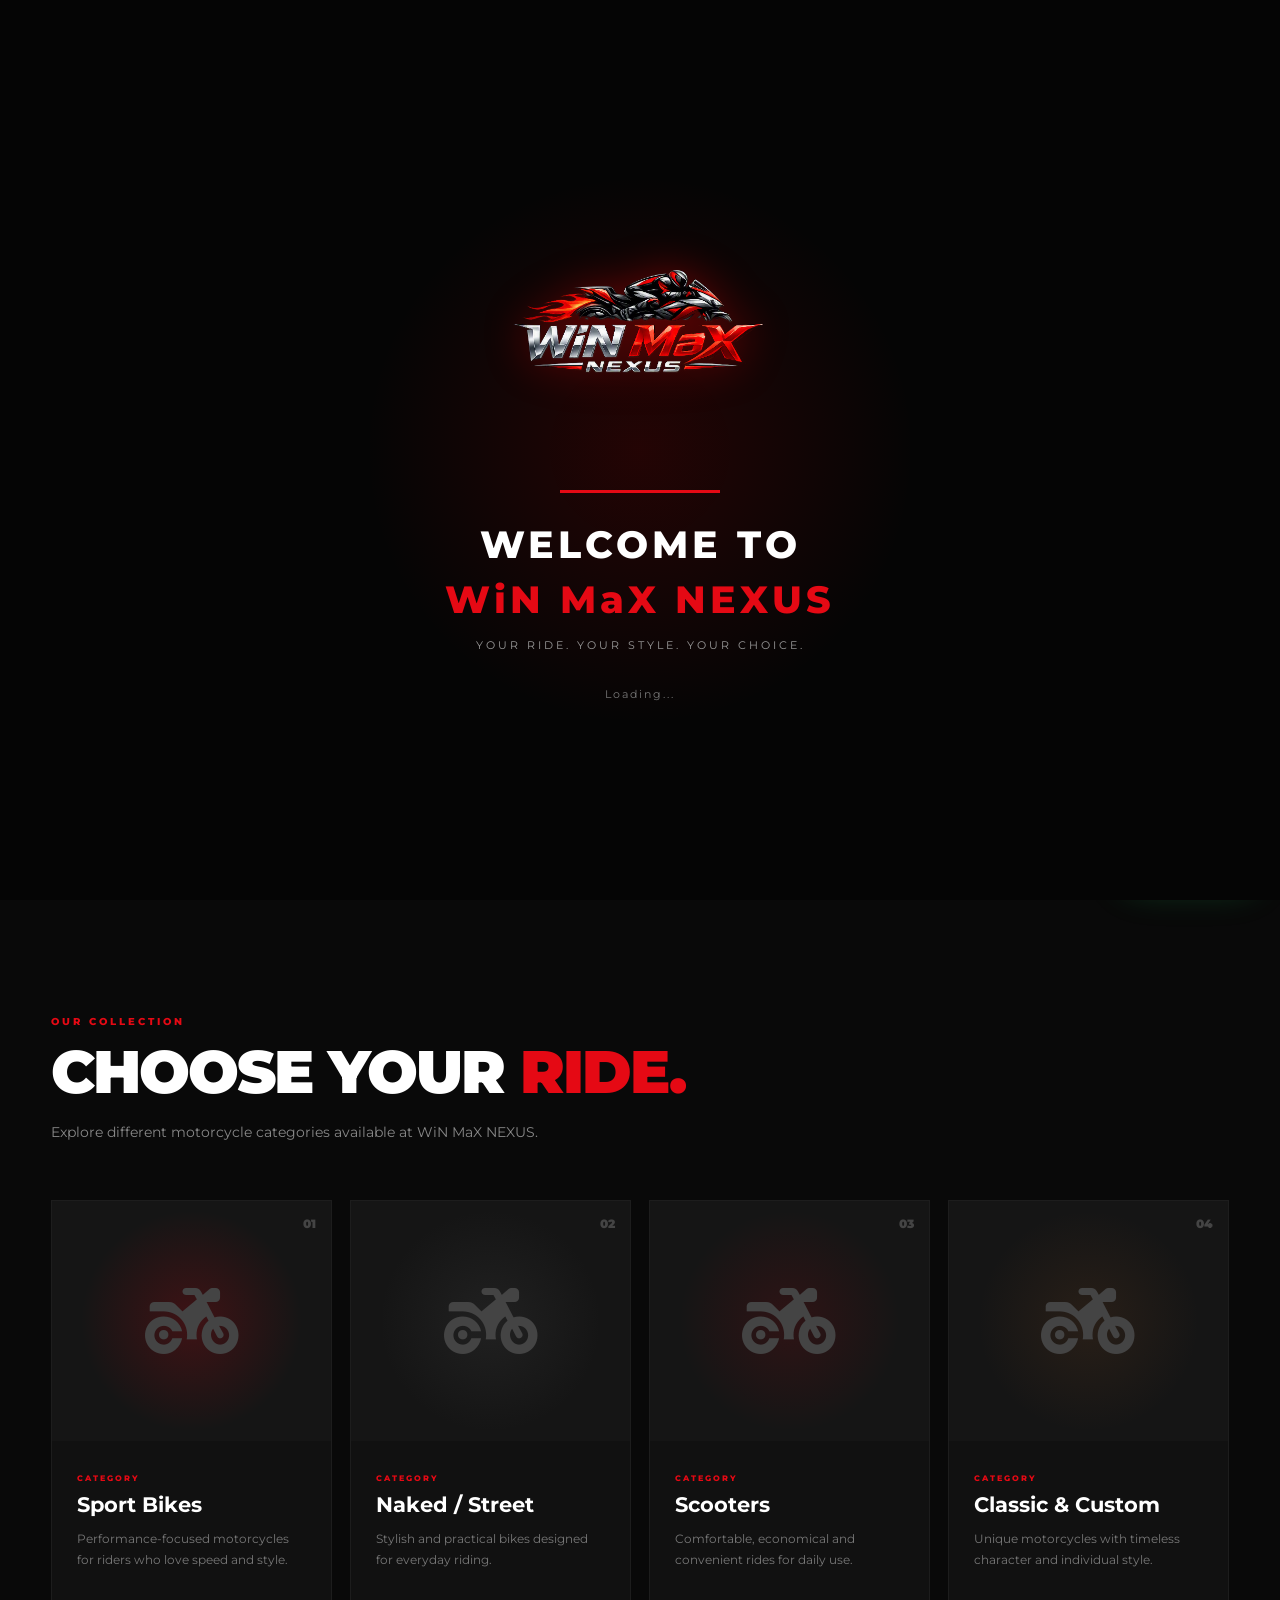
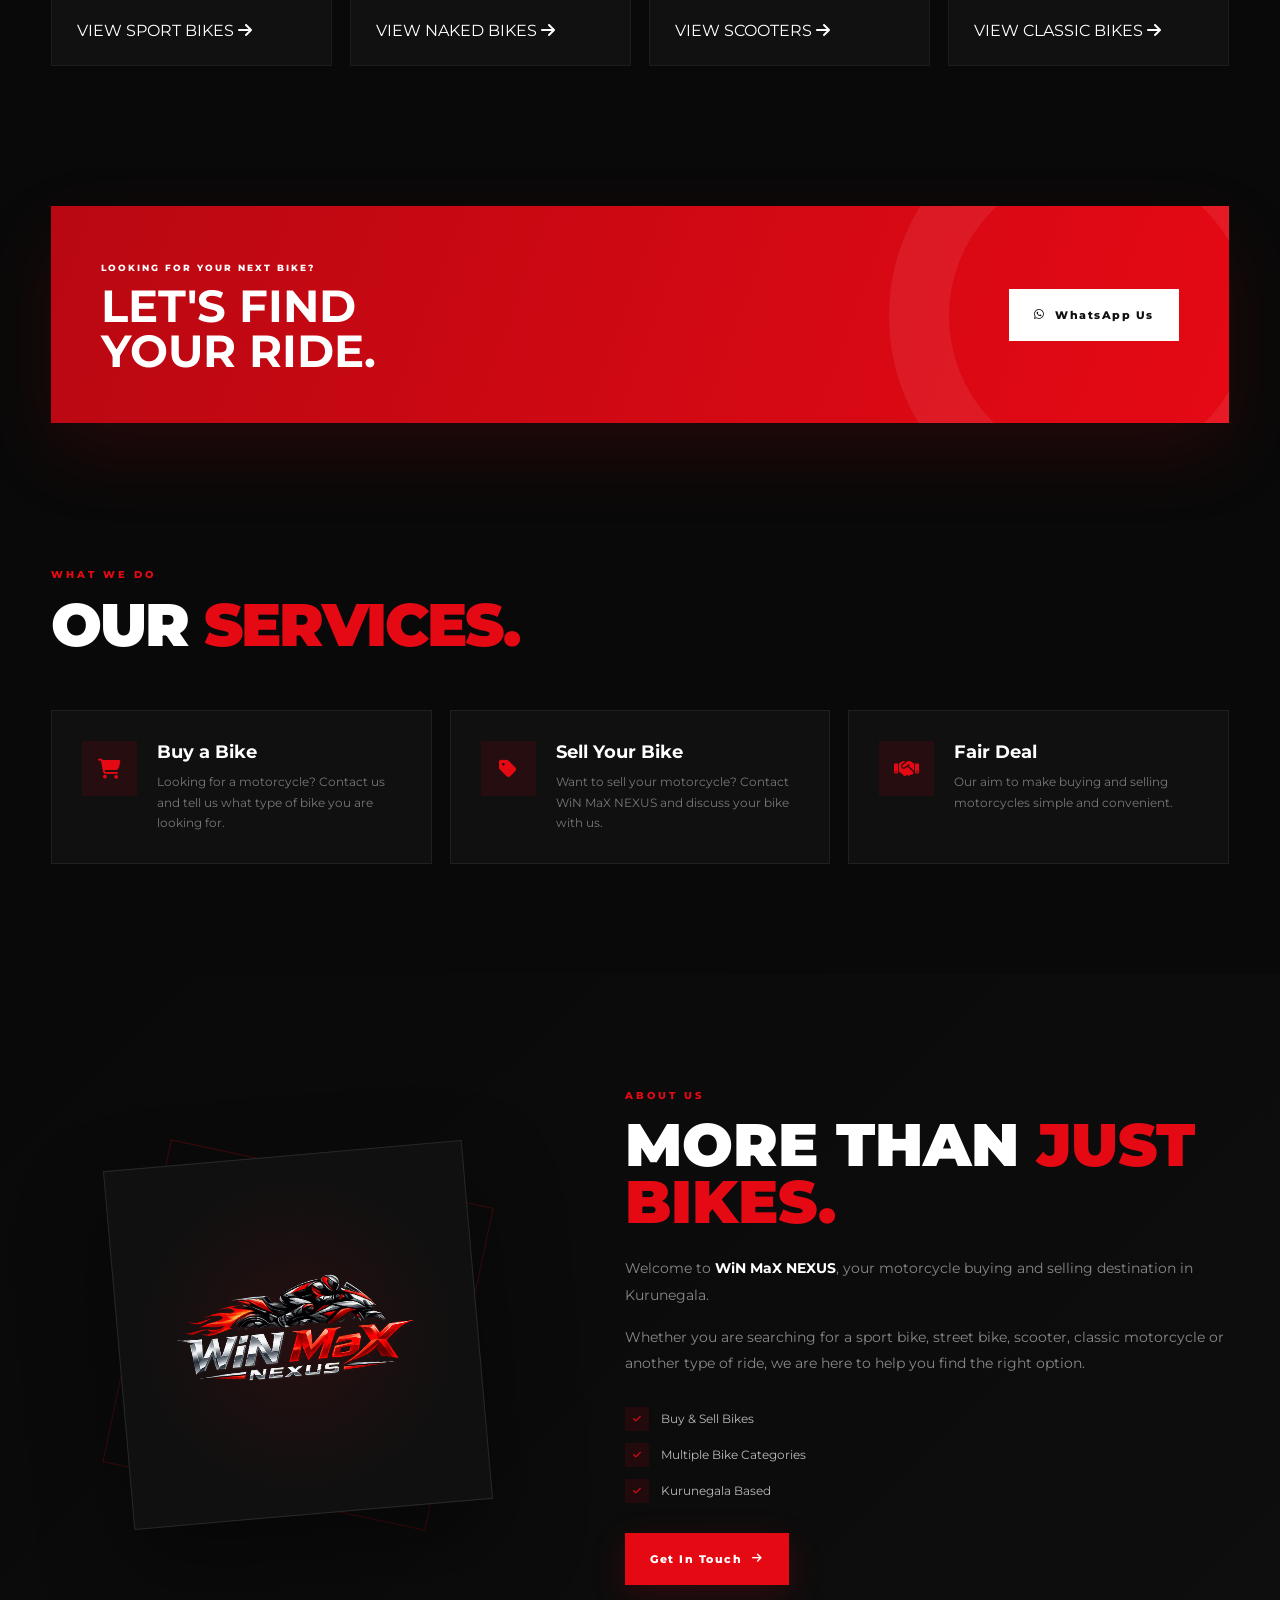
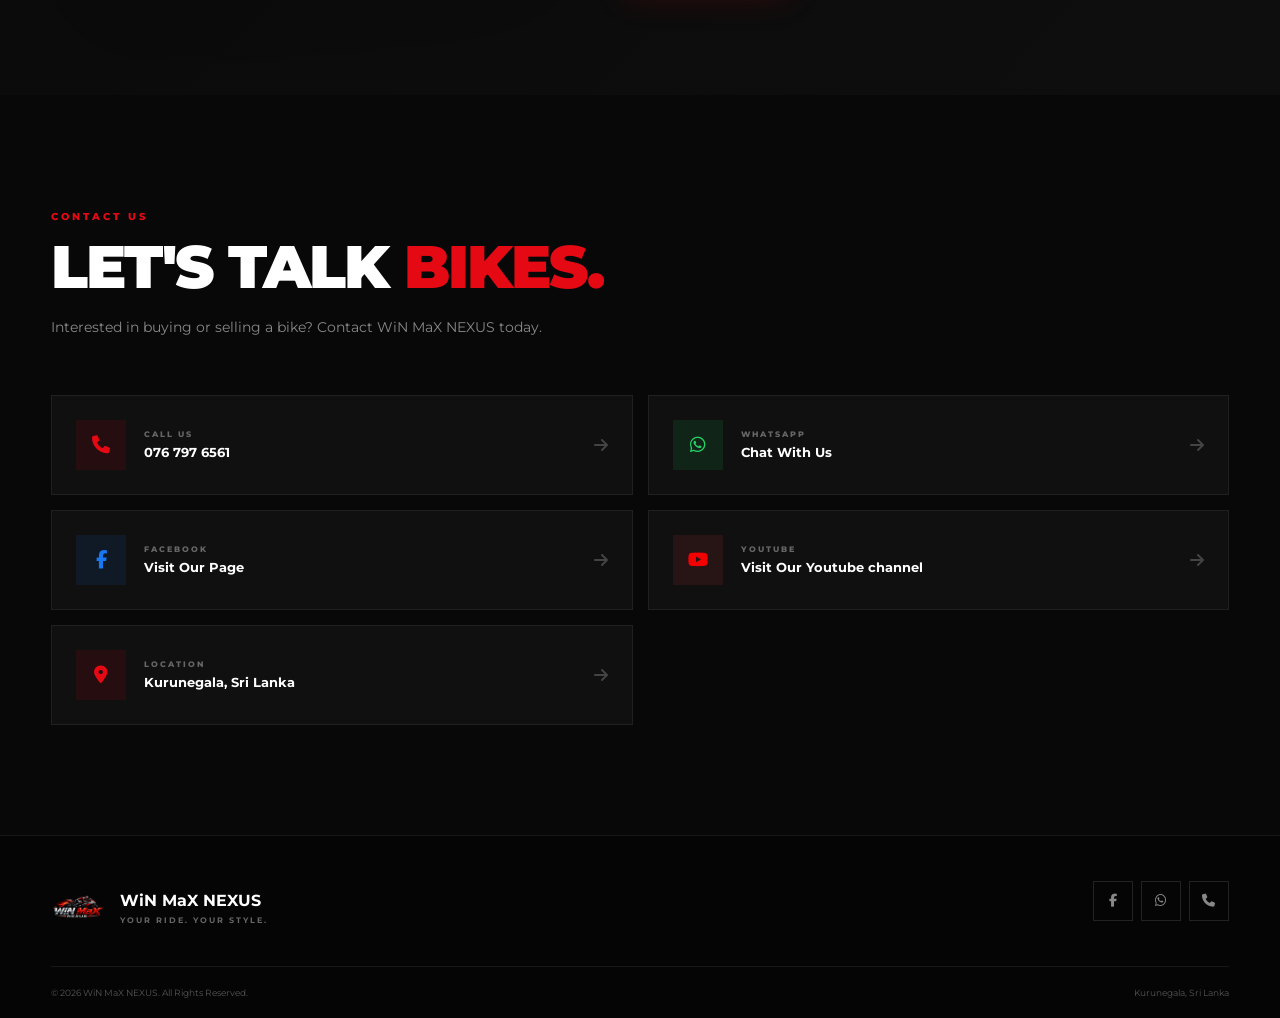
<file: index.html>
<!DOCTYPE html>
<html lang="en">
<head>
    <meta charset="UTF-8">

    <meta name="viewport"
          content="width=device-width, initial-scale=1.0">

    <meta name="description"
          content="WiN MaX NEXUS - Buy and Sell Motorcycles in Kurunegala">

    <meta name="keywords"
          content="WiN MaX NEXUS, bikes, motorcycles, Kurunegala, buy bikes, sell bikes">

    <title>WiN MaX NEXUS | Buy & Sell Bikes</title>

    <!-- Google Font -->
    <link rel="preconnect" href="https://fonts.googleapis.com">
    <link rel="preconnect" href="https://fonts.gstatic.com" crossorigin>

    <link href="https://fonts.googleapis.com/css2?family=Montserrat:wght@400;500;600;700;800;900&display=swap"
          rel="stylesheet">

    <!-- Font Awesome -->
    <link rel="stylesheet"
          href="https://cdnjs.cloudflare.com/ajax/libs/font-awesome/6.5.2/css/all.min.css">

    <!-- CSS -->
    <link rel="stylesheet" href="style.css">
</head>

<body>

<!-- =====================================================
     PAGE LOADER
===================================================== -->

<div id="pageLoader">

    <div class="loader-content">

        <div class="loader-logo">
            <img src="my logo.png"
                 alt="WiN MaX NEXUS Logo">
        </div>

        <div class="loader-line"></div>

        <h1>
            WELCOME TO
            <span>WiN MaX NEXUS</span>
        </h1>

        <p>YOUR RIDE. YOUR STYLE. YOUR CHOICE.</p>

        <div class="loading-text">
            Loading...
        </div>

    </div>

</div>


<!-- =====================================================
     NAVIGATION
===================================================== -->

<header class="navbar" id="navbar">

    <div class="container nav-container">

        <a href="#home" class="brand">

            <div class="brand-logo">
                <img src="my logo.png"
                     alt="WiN MaX NEXUS">
            </div>

            <div class="brand-text">
                <strong>WiN MaX</strong>
                <span>NEXUS</span>
            </div>

        </a>


        <!-- Desktop Navigation -->

        <nav class="nav-menu" id="navMenu">

            <a href="#home" class="nav-link active">
                Home
            </a>

            <a href="#bikes" class="nav-link">
                Bikes
            </a>

            <a href="#services" class="nav-link">
                Services
            </a>

            <a href="#about" class="nav-link">
                About
            </a>

            <a href="#contact" class="nav-link">
                Contact
            </a>

        </nav>


        <!-- Mobile Menu Button -->

        <button class="menu-toggle"
                id="menuToggle"
                aria-label="Open Menu">

            <span></span>
            <span></span>
            <span></span>

        </button>

    </div>

</header>


<!-- =====================================================
     HERO
===================================================== -->

<section class="hero" id="home">

    <div class="hero-overlay"></div>

    <div class="hero-grid"></div>

    <div class="container hero-container">

        <div class="hero-content">

            <div class="welcome-badge">
                <span class="pulse"></span>
                WELCOME TO WiN MaX NEXUS
            </div>


            <h1 class="hero-title">

                FIND YOUR
                <span>PERFECT RIDE.</span>

            </h1>


            <p class="hero-description">

                Buy & Sell Bikes with confidence.
                Discover the right motorcycle for your
                lifestyle at <strong>WiN MaX NEXUS</strong>,
                Kurunegala.

            </p>


            <div class="hero-buttons">

                <a href="#bikes"
                   class="btn btn-primary">

                    <i class="fa-solid fa-motorcycle"></i>

                    Explore Bikes

                </a>


                <a href="#contact"
                   class="btn btn-outline">
                   <i class="fa-solid fa-phone"></i>

                    Contact Us

                </a>

            </div>


            <div class="hero-stats">

                <div class="stat">

                    <strong>ALL</strong>

                    <span>Bike Types</span>

                </div>


                <div class="stat-divider"></div>


                <div class="stat">

                    <strong>BUY</strong>

                    <span>& Sell</span>

                </div>


                <div class="stat-divider"></div>


                <div class="stat">

                    <strong>100%</strong>

                    <span>Passion</span>

                </div>

            </div>

        </div>


        <!-- Hero Bike Graphic -->

        <div class="hero-bike">

            <div class="bike-glow"></div>

            <div class="bike-placeholder">

                <i class="fa-solid fa-motorcycle"></i>

                <span>YOUR NEXT RIDE</span>

            </div>

        </div>

    </div>


    <a href="#bikes" class="scroll-down">

        <span>SCROLL</span>

        <i class="fa-solid fa-chevron-down"></i>

    </a>

</section>


<!-- =====================================================
     BIKE CATEGORIES
===================================================== -->

<section class="section bikes-section" id="bikes">

    <div class="container">

        <div class="section-heading">

            <span class="section-tag">
                OUR COLLECTION
            </span>

            <h2>
                CHOOSE YOUR
                <span>RIDE.</span>
            </h2>

            <p>
                Explore different motorcycle categories
                available at WiN MaX NEXUS.
            </p>

        </div>


        <div class="bike-grid">


            <!-- Sport -->

            <article class="bike-card">

                <div class="bike-card-image sport-bg">

                    <i class="fa-solid fa-motorcycle"></i>

                    <div class="category-number">
                        01
                    </div>

                </div>

                <div class="bike-card-content">

                    <span class="bike-type">
                        CATEGORY
                    </span>

                    <h3>
                        Sport Bikes
                    </h3>

                    <p>
                        Performance-focused motorcycles
                        for riders who love speed and style.
                    </p>

                    <a href="bikes/sport.html" class="btn-outline">
                        VIEW SPORT BIKES
                        <i class="fa-solid fa-arrow-right"></i>
                    </a>

                </div>

            </article>


            <!-- Naked -->

            <article class="bike-card">

                <div class="bike-card-image naked-bg">

                    <i class="fa-solid fa-motorcycle"></i>

                    <div class="category-number">
                        02
                    </div>

                </div>

                <div class="bike-card-content">

                    <span class="bike-type">
                        CATEGORY
                    </span>

                    <h3>
                        Naked / Street
                    </h3>

                    <p>
                        Stylish and practical bikes
                        designed for everyday riding.
                    </p>

                    <a href="bikes/naked.html" class="btn-outline">
                        VIEW NAKED BIKES
                        <i class="fa-solid fa-arrow-right"></i>
                    </a>

                </div>

            </article>
            

            <!-- Scooter -->

            <article class="bike-card">

                <div class="bike-card-image scooter-bg">

                    <i class="fa-solid fa-motorcycle"></i>

                    <div class="category-number">
                        03
                    </div>

                </div>
                <div class="bike-card-content">

                    <span class="bike-type">
                        CATEGORY
                    </span>

                    <h3>
                        Scooters
                    </h3>

                    <p>
                        Comfortable, economical and
                        convenient rides for daily use.
                    </p>

                    <a href="bikes/scooters.html" class="btn-outline">
                        VIEW SCOOTERS
                        <i class="fa-solid fa-arrow-right"></i>
                    </a>

                </div>

            </article>


            <!-- Classic -->

            <article class="bike-card">

                <div class="bike-card-image classic-bg">

                    <i class="fa-solid fa-motorcycle"></i>

                    <div class="category-number">
                        04
                    </div>

                </div>

                <div class="bike-card-content">

                    <span class="bike-type">
                        CATEGORY
                    </span>

                    <h3>
                        Classic & Custom
                    </h3>

                    <p>
                        Unique motorcycles with timeless
                        character and individual style.
                    </p>

                    <a href="bikes/classic.html" class="btn-outline">
                        VIEW CLASSIC BIKES
                         <i class="fa-solid fa-arrow-right"></i>
                    </a>

                </div>

            </article>

        </div>

    </div>

</section>


<!-- =====================================================
     CTA
===================================================== -->

<section class="cta-section">

    <div class="container">

        <div class="cta-box">

            <div class="cta-content">

                <span>
                    LOOKING FOR YOUR NEXT BIKE?
                </span>

                <h2>
                    LET'S FIND
                    <strong>YOUR RIDE.</strong>
                </h2>

            </div>


            <a href="https://wa.me/94767976561?text=Hello%20WiN%20MaX%20Bikes%2C%20I%20am%20interested%20in%20a%20bike."
               target="_blank"
               class="btn btn-white">

                <i class="fa-brands fa-whatsapp"></i>

                WhatsApp Us

            </a>

        </div>

    </div>

</section>


<!-- =====================================================
     SERVICES
===================================================== -->

<section class="section services-section" id="services">

    <div class="container">

        <div class="section-heading">

            <span class="section-tag">
                WHAT WE DO
            </span>

            <h2>
                OUR
                <span>SERVICES.</span>
            </h2>

        </div>


        <div class="services-grid">


            <div class="service-card">

                <div class="service-icon">

                    <i class="fa-solid fa-cart-shopping"></i>

                </div>

                <div>

                    <h3>
                        Buy a Bike
                    </h3>

                    <p>
                        Looking for a motorcycle?
                        Contact us and tell us what
                        type of bike you are looking for.
                    </p>

                </div>

            </div>


            <div class="service-card">

                <div class="service-icon">

                    <i class="fa-solid fa-tag"></i>

                </div>

                <div>

                    <h3>
                        Sell Your Bike
                    </h3>

                    <p>
                        Want to sell your motorcycle?
                        Contact WiN MaX NEXUS and
                        discuss your bike with us.
                    </p>

                </div>

            </div>


            <div class="service-card">
              <div class="service-icon">

                    <i class="fa-solid fa-handshake"></i>

                </div>

                <div>

                    <h3>
                        Fair Deal
                    </h3>

                    <p>
                        Our aim to make buying and selling
                        motorcycles simple and convenient.
                    </p>

                </div>

            </div>


        </div>

    </div>

</section>


<!-- =====================================================
     ABOUT
===================================================== -->

<section class="section about-section" id="about">

    <div class="container about-container">

        <div class="about-visual">

            <div class="about-logo-card">

                <img src="my logo.png"
                     alt="WiN MaX NEXUS Logo">

            </div>

            <div class="about-decoration"></div>

        </div>


        <div class="about-content">

            <span class="section-tag">
                ABOUT US
            </span>

            <h2>
                MORE THAN
                <span>JUST BIKES.</span>
            </h2>

            <p>

                Welcome to <strong>WiN MaX NEXUS</strong>,
                your motorcycle buying and selling
                destination in Kurunegala.

            </p>

            <p>

                Whether you are searching for a
                sport bike, street bike, scooter,
                classic motorcycle or another type
                of ride, we are here to help you
                find the right option.

            </p>


            <div class="about-points">

                <div>

                    <i class="fa-solid fa-check"></i>

                    <span>
                        Buy & Sell Bikes
                    </span>

                </div>


                <div>

                    <i class="fa-solid fa-check"></i>

                    <span>
                        Multiple Bike Categories
                    </span>

                </div>


                <div>

                    <i class="fa-solid fa-check"></i>

                    <span>
                        Kurunegala Based
                    </span>

                </div>

            </div>


            <a href="#contact"
               class="btn btn-primary">

                Get In Touch

                <i class="fa-solid fa-arrow-right"></i>

            </a>

        </div>

    </div>

</section>


<!-- =====================================================
     CONTACT
===================================================== -->

<section class="section contact-section" id="contact">

    <div class="container">

        <div class="section-heading">

            <span class="section-tag">
                CONTACT US
            </span>

            <h2>
                LET'S TALK
                <span>BIKES.</span>
            </h2>

            <p>
                Interested in buying or selling a bike?
                Contact WiN MaX NEXUS today.
            </p>

        </div>


        <div class="contact-grid">


            <!-- Phone -->

            <a href="tel:+94767976561"
               class="contact-card">

                <div class="contact-icon">

                    <i class="fa-solid fa-phone"></i>

                </div>

                <div>

                    <span>
                        CALL US
                    </span>

                    <strong>
                        076 797 6561
                    </strong>

                </div>

                <i class="fa-solid fa-arrow-right contact-arrow"></i>

            </a>


            <!-- WhatsApp -->

            <a href="https://wa.me/94767976561?text=Hello%20WiN%20MaX%20Bikes%2C%20I%20would%20like%20to%20know%20about%20your%20bikes."
               target="_blank"
               class="contact-card">

                <div class="contact-icon whatsapp-icon">

                    <i class="fa-brands fa-whatsapp"></i>
                    </div>

                <div>

                    <span>
                        WHATSAPP
                    </span>

                    <strong>
                        Chat With Us
                    </strong>

                </div>

                <i class="fa-solid fa-arrow-right contact-arrow"></i>

            </a>


            <!-- Facebook -->

            <a href="https://www.facebook.com/share/1EsxPnnf8V/?mibextid=wwXIfr"
               target="_blank"
               class="contact-card">

                <div class="contact-icon facebook-icon">

                    <i class="fa-brands fa-facebook-f"></i>

                </div>

                <div>

                    <span>
                        FACEBOOK
                    </span>

                    <strong>
                        Visit Our Page
                    </strong>

                </div>

                <i class="fa-solid fa-arrow-right contact-arrow"></i>

            </a>

             <!-- Youtube -->

            <a href="https://www.youtube.com/@Super_Bike_Lovers"
               target="_blank"
               class="contact-card">

                <div class="contact-icon youtube-icon">

                    <i class="fa-brands fa-youtube"></i>

                </div>

                <div>

                    <span>
                        YOUTUBE
                    </span>

                    <strong>
                        Visit Our Youtube channel
                    </strong>

                </div>

                <i class="fa-solid fa-arrow-right contact-arrow"></i>

            </a>


            <!-- Location -->

            <a href="https://www.google.com/maps/search/?api=1&query=Kurunegala%2C%20Sri%20Lanka"
               target="_blank"
               class="contact-card">

                <div class="contact-icon">

                    <i class="fa-solid fa-location-dot"></i>

                </div>

                <div>

                    <span>
                        LOCATION
                    </span>

                    <strong>
                        Kurunegala, Sri Lanka
                    </strong>

                </div>

                <i class="fa-solid fa-arrow-right contact-arrow"></i>

            </a>


        </div>

    </div>

</section>


<!-- =====================================================
     FOOTER
===================================================== -->

<footer class="footer">

    <div class="container footer-container">

        <div class="footer-brand">

            <img src="my logo.png"
                 alt="WiN MaX NEXUS">

            <div>

                <strong>
                    WiN MaX NEXUS
                </strong>

                <span>
                    YOUR RIDE. YOUR STYLE.
                </span>

            </div>

        </div>


        <div class="footer-social">

            <a href="https://www.facebook.com/share/1EsxPnnf8V/?mibextid=wwXIfr"
               target="_blank"
               aria-label="Facebook">

                <i class="fa-brands fa-facebook-f"></i>

            </a>


            <a href="https://wa.me/94767976561"
               target="_blank"
               aria-label="WhatsApp">

                <i class="fa-brands fa-whatsapp"></i>

            </a>


            <a href="tel:+94767976561"
               aria-label="Phone">

                <i class="fa-solid fa-phone"></i>

            </a>

        </div>


        <div class="footer-bottom">

            <p>
                © <span id="year"></span>
                WiN MaX NEXUS. All Rights Reserved.
            </p>

            <p>
                Kurunegala, Sri Lanka
            </p>

        </div>

    </div>

</footer>


<!-- =====================================================
     FLOATING WHATSAPP
===================================================== -->

<a href="https://wa.me/94767976561?text=Hello%20WiN%20MaX%20Bikes%2C%20I%20am%20interested%20in%20a%20bike."
   target="_blank"
   class="floating-whatsapp"
   aria-label="WhatsApp">

    <i class="fa-brands fa-whatsapp"></i>

    <span>
        Chat With Us
    </span>

</a>


<!-- =====================================================
     BACK TO TOP
===================================================== -->

<button id="backToTop"
        class="back-to-top"
        aria-label="Back to Top">

    <i class="fa-solid fa-arrow-up"></i>

</button>


<!-- JavaScript -->

<script src="script.js"></script>

</body>
</html>
</file>
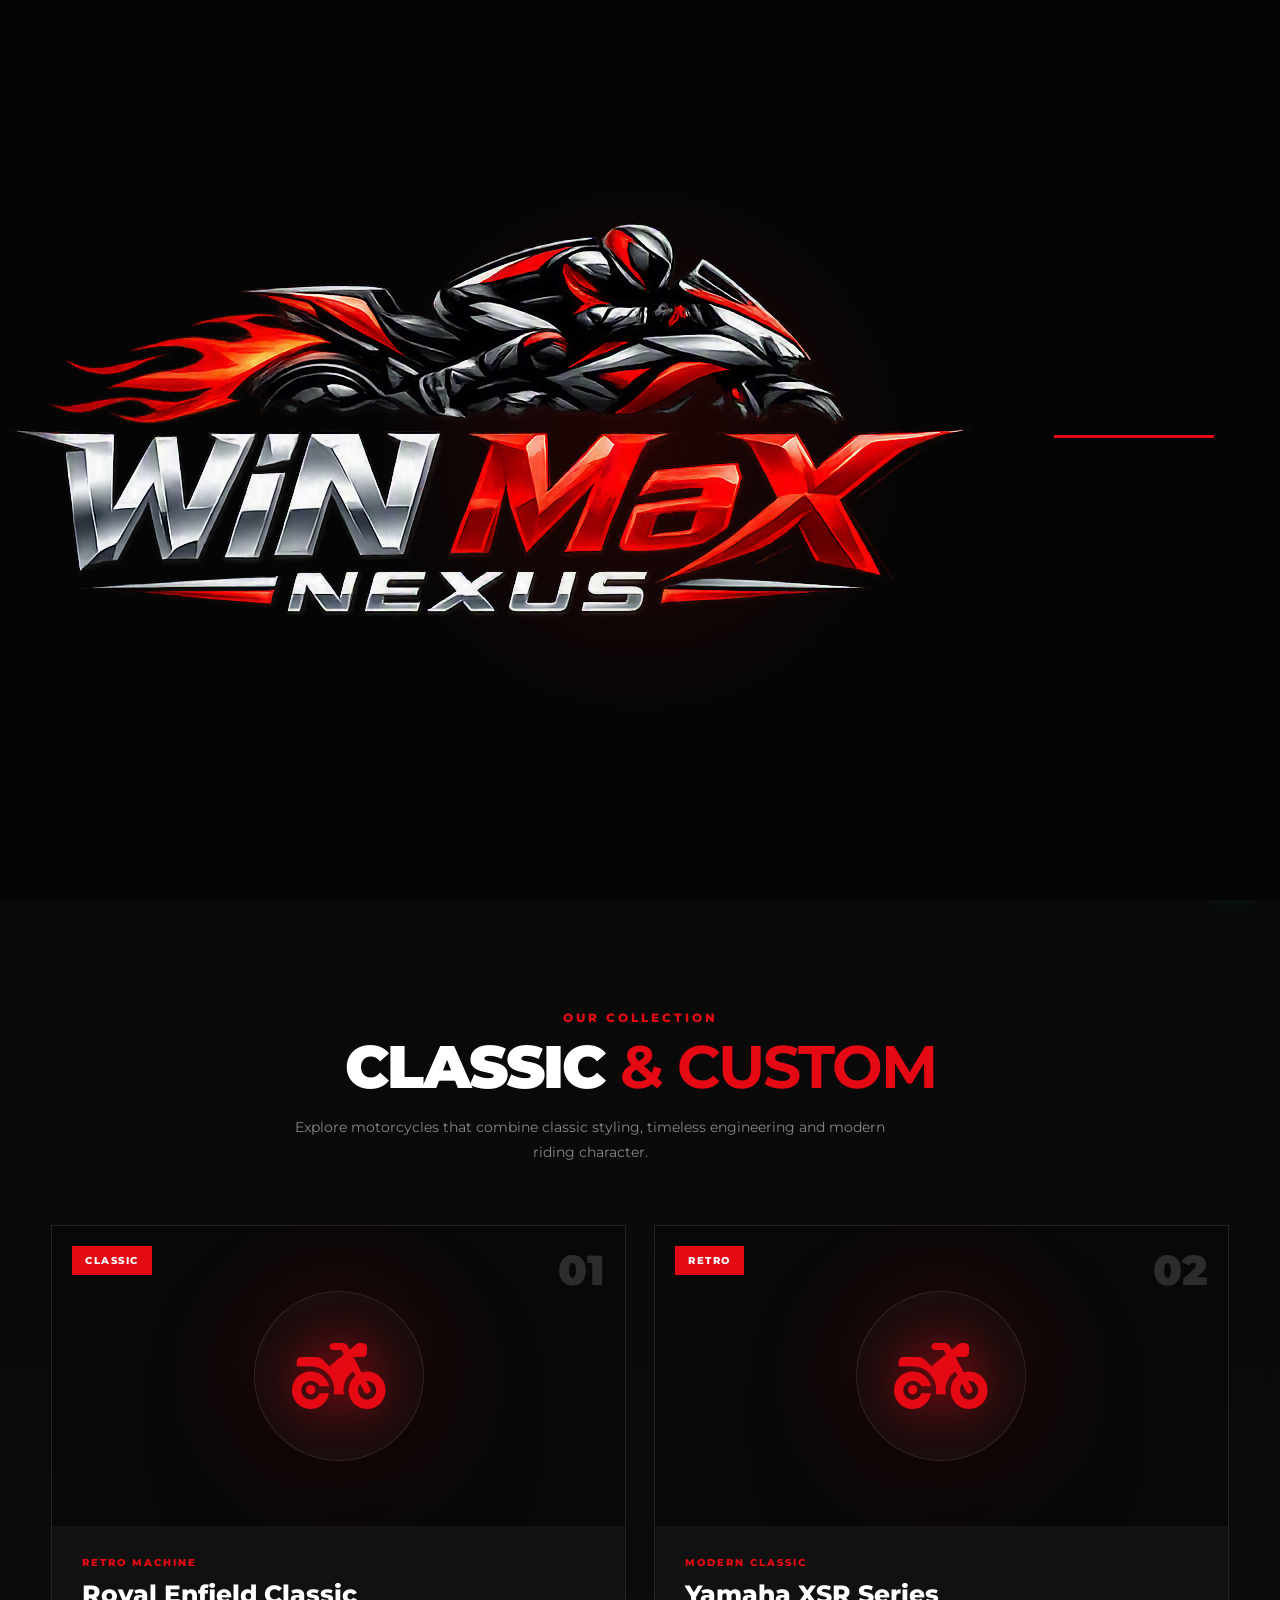
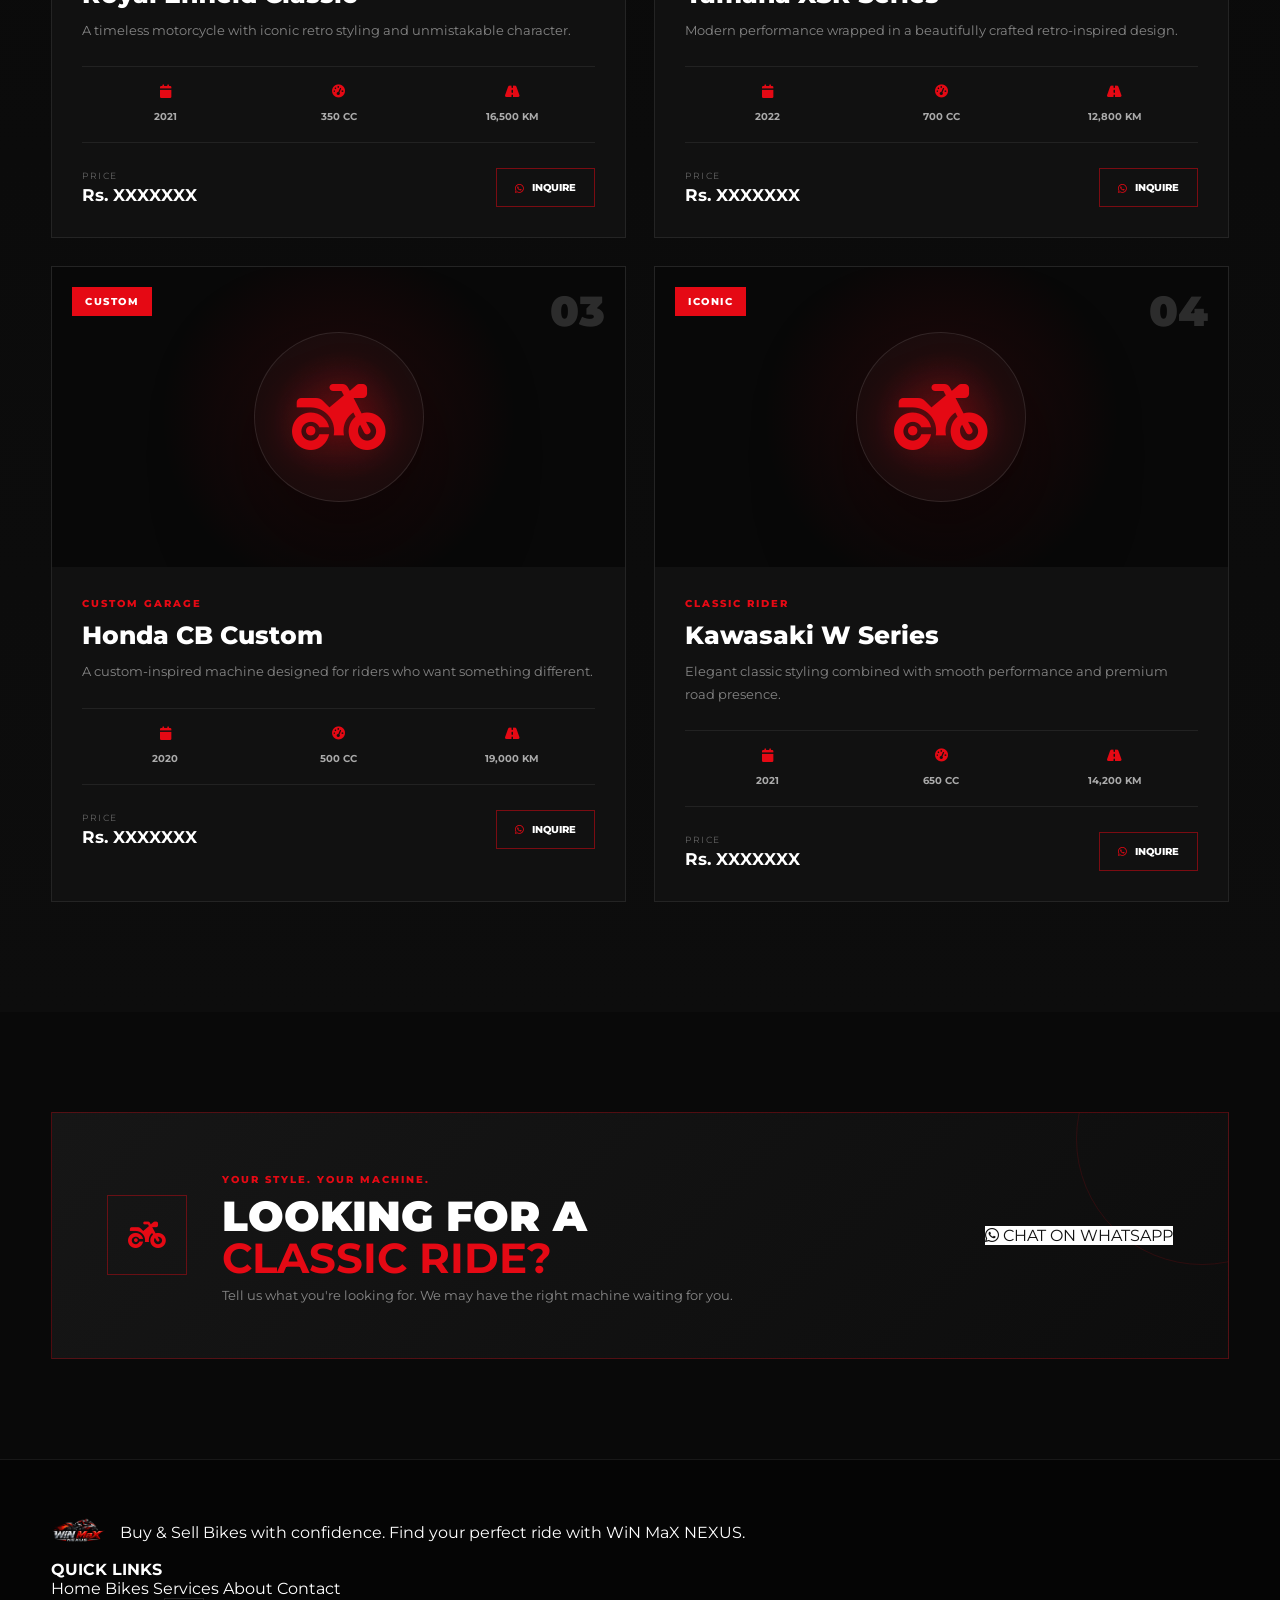
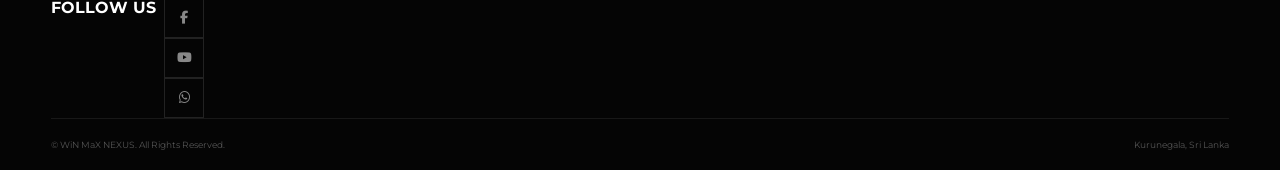
<file: bikes/classic.html>
<!DOCTYPE html>
<html lang="en">

<head>

    <meta charset="UTF-8">
    <meta name="viewport" content="width=device-width, initial-scale=1.0">

    <title>Classic & Custom Bikes | WiN MaX NEXUS</title>

    <meta name="description"
          content="Explore classic, retro and custom motorcycles at WiN MaX NEXUS.">

    <!-- Google Font -->
    <link rel="preconnect" href="https://fonts.googleapis.com">
    <link rel="preconnect" href="https://fonts.gstatic.com" crossorigin>

    <link href="https://fonts.googleapis.com/css2?family=Montserrat:wght@400;500;600;700;800;900&display=swap"
          rel="stylesheet">

    <!-- Font Awesome -->
    <link rel="stylesheet"
          href="https://cdnjs.cloudflare.com/ajax/libs/font-awesome/6.5.2/css/all.min.css">

    <!-- Main CSS -->
    <link rel="stylesheet" href="../style.css">

    <!-- Classic Page CSS -->
    <link rel="stylesheet" href="classic.css">

</head>


<body>


<!-- =====================================================
     LOADER
===================================================== -->

<div class="page-loader" id="pageLoader">

    <img src="../my logo.png"
         alt="WiN MaX NEXUS">

    <div class="loader-line"></div>

</div>



<!-- =====================================================
     NAVBAR
===================================================== -->

<header class="navbar" id="navbar">

    <div class="container nav-container">


        <!-- LOGO / BRAND -->

        <a href="../index.html"
           class="brand">

            <div class="brand-logo">

                <img src="../my logo.png"
                     alt="WiN MaX NEXUS">

            </div>


            <div class="brand-text">

                <strong>
                    WiN MaX
                </strong>

                <span>
                    NEXUS
                </span>

            </div>

        </a>



        <!-- NAVIGATION -->

        <nav class="nav-menu"
             id="navMenu">


            <a href="../index.html"
               class="nav-link">

                Home

            </a>



            <a href="../index.html#bikes"
               class="nav-link active">

                Bikes

            </a>



            <a href="../index.html#services"
               class="nav-link">

                Services

            </a>



            <a href="../index.html#about"
               class="nav-link">

                About

            </a>



            <a href="../index.html#contact"
               class="nav-link">

                Contact

            </a>


        </nav>



        <!-- MOBILE MENU -->

        <button class="menu-toggle"
                id="menuToggle"
                aria-label="Toggle navigation menu">

            <i class="fa-solid fa-bars"></i>

        </button>


    </div>

</header>



<!-- =====================================================
     HERO
===================================================== -->

<section class="classic-hero">


    <div class="classic-overlay"></div>



    <div class="container classic-hero-content">
        


        <!-- BADGE -->

        <div class="classic-badge">

            <i class="fa-solid fa-star"></i>

            TIMELESS MACHINES

        </div>



        <!-- TITLE -->

        <h1>

            CLASSIC

            <span>&amp; CUSTOM.</span>

        </h1>



        <!-- DESCRIPTION -->

        <p>

            Legendary designs. Timeless character.
            Discover motorcycles built with personality,
            heritage and unmistakable style.

        </p>



        <!-- BUTTONS -->

        <div class="hero-buttons">


            <a href="#collection"
               class="btn-primary">

                EXPLORE COLLECTION

                <i class="fa-solid fa-arrow-down"></i>

            </a>



            <a href="../index.html#contact"
               class="btn-outline">

                CONTACT US

                <i class="fa-solid fa-arrow-right"></i>

            </a>


        </div>



        <!-- HERO STATS -->

        <div class="classic-stats">


            <div class="classic-stat">

                <strong>
                    RETRO
                </strong>

                <span>
                    Timeless Design
                </span>

            </div>



            <div class="classic-stat">

                <strong>
                    CUSTOM
                </strong>

                <span>
                    Unique Character
                </span>

            </div>



            <div class="classic-stat">

                <strong>
                    ICONIC
                </strong>

                <span>
                    Classic Machines
                </span>

            </div>


        </div>


    </div>

</section>



<!-- =====================================================
     COLLECTION
===================================================== -->

<section class="section classic-collection"
         id="collection">

    <div class="container">


        <!-- SECTION HEADING -->

        <div class="section-heading">


            <span>
                OUR COLLECTION
            </span>


            <h2>

                CLASSIC
                <b>&amp; CUSTOM</b>

            </h2>


            <p>

                Explore motorcycles that combine classic styling,
                timeless engineering and modern riding character.

            </p>


        </div>



        <!-- BIKE GRID -->

        <div class="classic-grid">



            <!-- =================================================
                 BIKE 01
            ================================================== -->

            <article class="classic-card">


                <div class="classic-card-image">


                    <div class="bike-placeholder">

                        <i class="fa-solid fa-motorcycle"></i>

                    </div>


                    <span class="classic-tag">
                        CLASSIC
                    </span>


                    <span class="card-number">
                        01
                    </span>


                </div>



                <div class="classic-card-content">


                    <div class="card-category">
                        RETRO MACHINE
                    </div>


                    <h3>
                        Royal Enfield Classic
                    </h3>


                    <p>

                        A timeless motorcycle with iconic
                        retro styling and unmistakable character.

                    </p>



                    <div class="bike-details">


                        <div>

                            <i class="fa-solid fa-calendar"></i>

                            <span>
                                2021
                            </span>

                        </div>


                        <div>

                            <i class="fa-solid fa-gauge-high"></i>

                            <span>
                                350 CC
                            </span>

                        </div>


                        <div>

                            <i class="fa-solid fa-road"></i>

                            <span>
                                16,500 KM
                            </span>

                        </div>


                    </div>



                    <div class="card-bottom">


                        <div class="price">

                            <small>
                                PRICE
                            </small>

                            <strong>
                                Rs. XXXXXXX
                            </strong>

                        </div>



                        <a href="https://wa.me/94767976561?text=Hello%20WiN%20MaX%20NEXUS%2C%20I%20am%20interested%20in%20the%20Royal%20Enfield%20Classic."
                           class="inquire-btn"
                           target="_blank"
                           rel="noopener">

                            <i class="fa-brands fa-whatsapp"></i>

                            INQUIRE

                        </a>


                    </div>


                </div>

            </article>



            <!-- =================================================
                 BIKE 02
            ================================================== -->

            <article class="classic-card">


                <div class="classic-card-image">


                    <div class="bike-placeholder">

                        <i class="fa-solid fa-motorcycle"></i>

                    </div>


                    <span class="classic-tag">
                        RETRO
                    </span>


                    <span class="card-number">
                        02
                    </span>


                </div>



                <div class="classic-card-content">


                    <div class="card-category">
                        MODERN CLASSIC
                    </div>


                    <h3>
                        Yamaha XSR Series
                    </h3>


                    <p>

                        Modern performance wrapped in a
                        beautifully crafted retro-inspired design.

                    </p>



                    <div class="bike-details">


                        <div>

                            <i class="fa-solid fa-calendar"></i>

                            <span>
                                2022
                            </span>

                        </div>


                        <div>

                            <i class="fa-solid fa-gauge-high"></i>

                            <span>
                                700 CC
                            </span>

                        </div>


                        <div>

                            <i class="fa-solid fa-road"></i>

                            <span>
                                12,800 KM
                            </span>

                        </div>


                    </div>



                    <div class="card-bottom">


                        <div class="price">

                            <small>
                                PRICE
                            </small>

                            <strong>
                                Rs. XXXXXXX
                            </strong>

                        </div>



                        <a href="https://wa.me/94767976561?text=Hello%20WiN%20MaX%20NEXUS%2C%20I%20am%20interested%20in%20the%20Yamaha%20XSR%20Series."
                           class="inquire-btn"
                           target="_blank"
                           rel="noopener">

                            <i class="fa-brands fa-whatsapp"></i>

                            INQUIRE

                        </a>


                    </div>


                </div>

            </article>



            <!-- =================================================
                 BIKE 03
            ================================================== -->

            <article class="classic-card">


                <div class="classic-card-image">


                    <div class="bike-placeholder">

                        <i class="fa-solid fa-motorcycle"></i>

                    </div>


                    <span class="classic-tag">
                        CUSTOM
                    </span>


                    <span class="card-number">
                        03
                    </span>


                </div>



                <div class="classic-card-content">


                    <div class="card-category">
                        CUSTOM GARAGE
                    </div>


                    <h3>
                        Honda CB Custom
                    </h3>


                    <p>

                        A custom-inspired machine designed
                        for riders who want something different.

                    </p>



                    <div class="bike-details">


                        <div>

                            <i class="fa-solid fa-calendar"></i>

                            <span>
                                2020
                            </span>

                        </div>


                        <div>

                            <i class="fa-solid fa-gauge-high"></i>

                            <span>
                                500 CC
                            </span>

                        </div>


                        <div>

                            <i class="fa-solid fa-road"></i>

                            <span>
                                19,000 KM
                            </span>

                        </div>


                    </div>



                    <div class="card-bottom">


                        <div class="price">

                            <small>
                                PRICE
                            </small>

                            <strong>
                                Rs. XXXXXXX
                            </strong>

                        </div>



                        <a href="https://wa.me/94767976561?text=Hello%20WiN%20MaX%20NEXUS%2C%20I%20am%20interested%20in%20the%20Honda%20CB%20Custom."
                           class="inquire-btn"
                           target="_blank"
                           rel="noopener">

                            <i class="fa-brands fa-whatsapp"></i>

                            INQUIRE

                        </a>


                    </div>


                </div>

            </article>



            <!-- =================================================
                 BIKE 04
            ================================================== -->

            <article class="classic-card">


                <div class="classic-card-image">


                    <div class="bike-placeholder">

                        <i class="fa-solid fa-motorcycle"></i>

                    </div>


                    <span class="classic-tag">
                        ICONIC
                    </span>


                    <span class="card-number">
                        04
                    </span>


                </div>



                <div class="classic-card-content">


                    <div class="card-category">
                        CLASSIC RIDER
                    </div>


                    <h3>
                        Kawasaki W Series
                    </h3>


                    <p>

                        Elegant classic styling combined with
                        smooth performance and premium road presence.

                    </p>



                    <div class="bike-details">


                        <div>

                            <i class="fa-solid fa-calendar"></i>

                            <span>
                                2021
                            </span>

                        </div>


                        <div>

                            <i class="fa-solid fa-gauge-high"></i>

                            <span>
                                650 CC
                            </span>

                        </div>


                        <div>

                            <i class="fa-solid fa-road"></i>

                            <span>
                                14,200 KM
                            </span>

                        </div>


                    </div>



                    <div class="card-bottom">


                        <div class="price">

                            <small>
                                PRICE
                            </small>

                            <strong>
                                Rs. XXXXXXX
                            </strong>

                        </div>



                        <a href="https://wa.me/94767976561?text=Hello%20WiN%20MaX%20NEXUS%2C%20I%20am%20interested%20in%20the%20Kawasaki%20W%20Series."
                           class="inquire-btn"
                           target="_blank"
                           rel="noopener">

                            <i class="fa-brands fa-whatsapp"></i>

                            INQUIRE

                        </a>


                    </div>


                </div>

            </article>


        </div>

    </div>

</section>



<!-- =====================================================
     CTA
===================================================== -->

<section class="classic-cta">

    <div class="container">


        <div class="classic-cta-box">


            <div class="cta-icon">

                <i class="fa-solid fa-motorcycle"></i>

            </div>



            <div class="cta-content">


                <span>
                    YOUR STYLE. YOUR MACHINE.
                </span>


                <h2>

                    LOOKING FOR A

                    <strong>
                        CLASSIC RIDE?
                    </strong>

                </h2>


                <p>

                    Tell us what you're looking for.
                    We may have the right machine waiting for you.

                </p>


            </div>



            <a href="https://wa.me/94767976561?text=Hello%20WiN%20MaX%20NEXUS%2C%20I%20am%20looking%20for%20a%20classic%20or%20custom%20bike."
               class="btn-white"
               target="_blank"
               rel="noopener">

                <i class="fa-brands fa-whatsapp"></i>

                CHAT ON WHATSAPP

            </a>


        </div>

    </div>

</section>



<!-- =====================================================
     FOOTER
===================================================== -->

<footer class="footer">

    <div class="container">


        <div class="footer-content">


            <!-- BRAND -->

            <div class="footer-brand">

                <img src="../my logo.png"
                     alt="WiN MaX NEXUS">

                <p>

                    Buy &amp; Sell Bikes with confidence.
                    Find your perfect ride with
                    WiN MaX NEXUS.

                </p>

            </div>



            <!-- LINKS -->

            <div class="footer-links">

                <h4>
                    QUICK LINKS
                </h4>


                <a href="../index.html">
                    Home
                </a>


                <a href="../index.html#bikes">
                    Bikes
                </a>


                <a href="../index.html#services">
                    Services
                </a>


                <a href="../index.html#about">
                    About
                </a>


                <a href="../index.html#contact">
                    Contact
                </a>

            </div>



            <!-- SOCIAL -->

            <div class="footer-social">

                <h4>
                    FOLLOW US
                </h4>


                <div class="social-icons">


                    <a href="https://www.facebook.com/share/1EsxPnnf8V/?mibextid=wwXIfr"
                       target="_blank"
                       rel="noopener">

                        <i class="fa-brands fa-facebook-f"></i>

                    </a>


                    <a href="https://www.youtube.com/@Super_Bike_Lovers"
                       target="_blank"
                       rel="noopener">

                        <i class="fa-brands fa-youtube"></i>

                    </a>


                    <a href="https://wa.me/94767976561"
                       target="_blank"
                       rel="noopener">

                        <i class="fa-brands fa-whatsapp"></i>

                    </a>


                </div>

            </div>


        </div>



        <!-- FOOTER BOTTOM -->

        <div class="footer-bottom">


            <p>

                &copy;

                <span id="currentYear"></span>

                WiN MaX NEXUS.
                All Rights Reserved.

            </p>


            <p>
                Kurunegala, Sri Lanka
            </p>


        </div>


    </div>

</footer>



<!-- =====================================================
     FLOATING WHATSAPP
===================================================== -->

<a href="https://wa.me/94767976561"
   class="floating-whatsapp"
   target="_blank"
   rel="noopener">

    <i class="fa-brands fa-whatsapp"></i>

</a>



<!-- =====================================================
     BACK TO TOP
===================================================== -->

<a href="#"
   class="back-to-top"
   id="backToTop">

    <i class="fa-solid fa-arrow-up"></i>

</a>



<!-- =====================================================
     JAVASCRIPT
===================================================== -->

<script src="../script.js"></script>

</body>

</html>
</file>
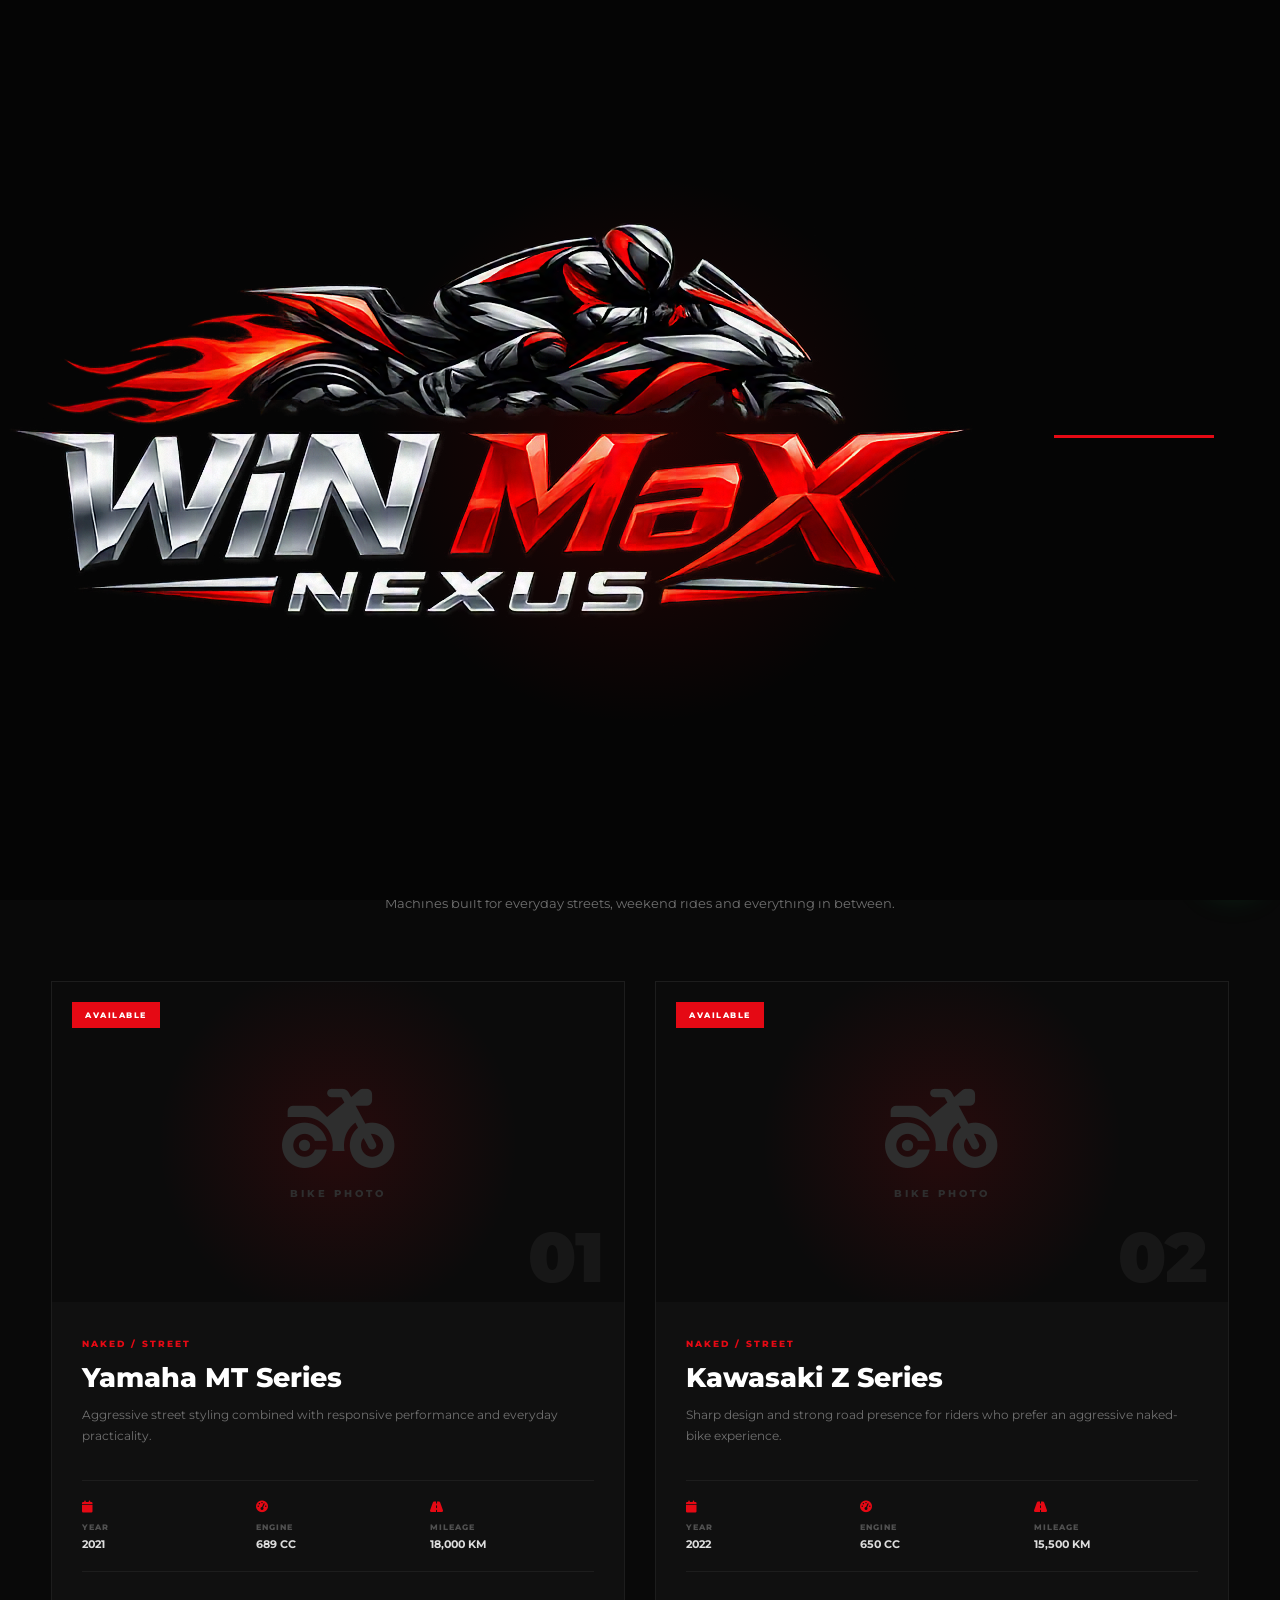
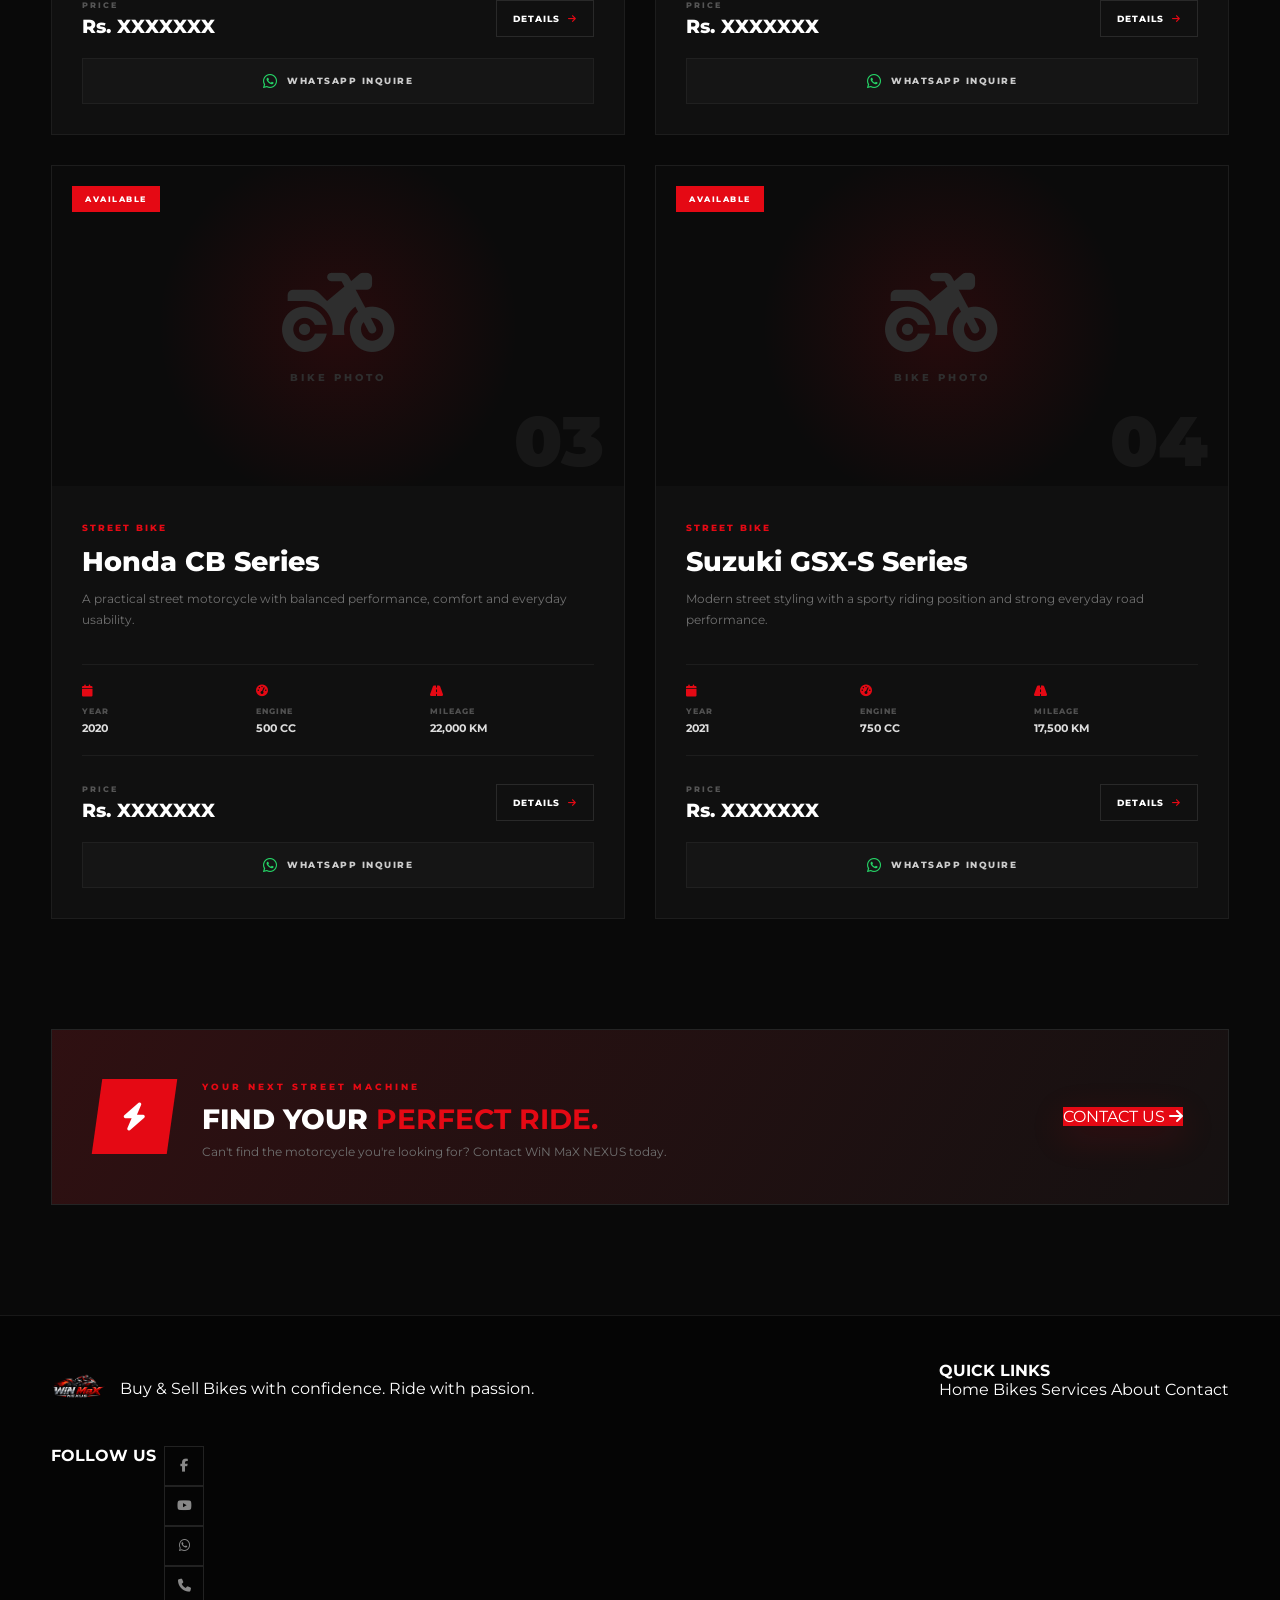
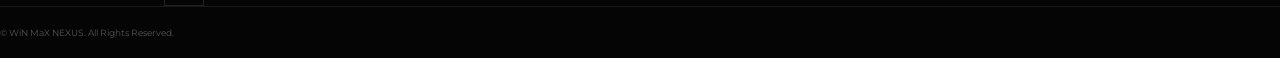
<file: bikes/naked.html>
<!DOCTYPE html>
<html lang="en">

<head>
    <meta charset="UTF-8">
    <meta name="viewport" content="width=device-width, initial-scale=1.0">

    <title>Naked & Street Bikes | WiN MaX NEXUS</title>

    <meta name="description"
        content="Explore Naked and Street Bikes at WiN MaX NEXUS. Find stylish and powerful motorcycles for everyday riding.">

    <!-- Google Font -->
    <link rel="preconnect" href="https://fonts.googleapis.com">
    <link rel="preconnect" href="https://fonts.gstatic.com" crossorigin>

    <link href="https://fonts.googleapis.com/css2?family=Montserrat:wght@400;500;600;700;800;900&display=swap"
        rel="stylesheet">

    <!-- Font Awesome -->
    <link rel="stylesheet"
        href="https://cdnjs.cloudflare.com/ajax/libs/font-awesome/6.5.2/css/all.min.css">

    <!-- Main CSS -->
    <link rel="stylesheet" href="../style.css">

    <!-- Naked Page CSS -->
    <link rel="stylesheet" href="naked.css">
</head>

<body>

    <!-- =========================
         PAGE LOADER
    ========================== -->

    <div class="page-loader" id="pageLoader">

        <img src="../my logo.png" alt="WiN MaX NEXUS">

        <div class="loader-line"></div>

    </div>


    <!-- =========================
         NAVBAR
    ========================== -->

    <header class="navbar" id="navbar">

    <div class="container nav-container">


        <!-- LOGO / BRAND -->

        <a href="../index.html"
           class="brand">

            <div class="brand-logo">

                <img src="../my logo.png"
                     alt="WiN MaX NEXUS">

            </div>


            <div class="brand-text">

                <strong>
                    WiN MaX
                </strong>

                <span>
                    NEXUS
                </span>

            </div>

        </a>



        <!-- NAVIGATION -->

        <nav class="nav-menu"
             id="navMenu">


            <a href="../index.html"
               class="nav-link">

                Home

            </a>



            <a href="../index.html#bikes"
               class="nav-link active">

                Bikes

            </a>



            <a href="../index.html#services"
               class="nav-link">

                Services

            </a>



            <a href="../index.html#about"
               class="nav-link">

                About

            </a>



            <a href="../index.html#contact"
               class="nav-link">

                Contact

            </a>


        </nav>



        <!-- MOBILE MENU -->

        <button class="menu-toggle"
                id="menuToggle"
                aria-label="Toggle navigation menu">

            <i class="fa-solid fa-bars"></i>

        </button>


    </div>

</header>

    <!-- =========================
         HERO
    ========================== -->

    <main>

        <section class="naked-hero">

            <div class="naked-grid"></div>

            <div class="container naked-hero-content">


                <div class="breadcrumb">

                    <a href="../index.html">
                        Home
                    </a>

                    <span>/</span>

                    <span>
                        Naked / Street
                    </span>

                </div>


                <div class="naked-icon">

                    <i class="fa-solid fa-motorcycle"></i>

                </div>


                <span class="naked-label">
                    WiN MaX NEXUS
                </span>


                <h1>
                    NAKED
                    <span>& STREET</span>
                </h1>


                <p>
                    Raw performance. Minimal bodywork.
                    Maximum street presence. Explore our
                    collection of naked and street motorcycles.
                </p>


                <div class="naked-hero-buttons">

                    <a href="#naked-bikes"
                        class="btn-primary">

                        EXPLORE BIKES

                        <i class="fa-solid fa-arrow-down"></i>

                    </a>

                    <a href="../index.html#contact"
                        class="btn-outline">

                        CONTACT US

                    </a>

                </div>


                <div class="naked-stats">

                    <div>

                        <strong>STREET</strong>

                        <small>PERFORMANCE</small>

                    </div>


                    <div>

                        <strong>RAW</strong>

                        <small>DESIGN</small>

                    </div>


                    <div>

                        <strong>MAX</strong>

                        <small>CONTROL</small>

                    </div>

                </div>

            </div>

        </section>


        <!-- =========================
             BIKES
        ========================== -->

        <section class="naked-bikes"
            id="naked-bikes">

            <div class="container">


                <div class="naked-heading">

                    <span>
                        STREET COLLECTION
                    </span>

                    <h2>
                        NAKED
                        <strong>BIKES</strong>
                    </h2>

                    <p>
                        Machines built for everyday streets,
                        weekend rides and everything in between.
                    </p>

                </div>


                <div class="naked-bike-grid">


                    <!-- BIKE 01 -->

                    <article class="naked-bike-card">

                        <div class="naked-bike-image">

                            <div class="naked-placeholder">

                                <i class="fa-solid fa-motorcycle"></i>

                                <span>
                                    BIKE PHOTO
                                </span>

                            </div>


                            <span class="naked-status">
                                AVAILABLE
                            </span>


                            <span class="naked-number">
                                01
                            </span>

                        </div>


                        <div class="naked-bike-content">

                            <span class="bike-category">
                                NAKED / STREET
                            </span>

                            <h3>
                                Yamaha MT Series
                            </h3>

                            <p>
                                Aggressive street styling combined
                                with responsive performance and
                                everyday practicality.
                            </p>


                            <div class="naked-specs">

                                <div>

                                    <i class="fa-solid fa-calendar"></i>

                                    <small>
                                        YEAR
                                    </small>

                                    <strong>
                                        2021
                                    </strong>

                                </div>


                                <div>

                                    <i class="fa-solid fa-gauge-high"></i>

                                    <small>
                                        ENGINE
                                    </small>

                                    <strong>
                                        689 CC
                                    </strong>

                                </div>


                                <div>

                                    <i class="fa-solid fa-road"></i>

                                    <small>
                                        MILEAGE
                                    </small>

                                    <strong>
                                        18,000 KM
                                    </strong>

                                </div>

                            </div>


                            <div class="naked-price-row">

                                <div>

                                    <small>
                                        PRICE
                                    </small>

                                    <strong>
                                        Rs. XXXXXXX
                                    </strong>

                                </div>


                                <a href="#"
                                    class="naked-details">

                                    DETAILS

                                    <i class="fa-solid fa-arrow-right"></i>

                                </a>

                            </div>


                            <a href="https://wa.me/94767976561?text=Hello%20WiN%20MaX%20NEXUS%2C%20I%20am%20interested%20in%20your%20Naked%20Street%20Bike."
                                target="_blank"
                                class="naked-whatsapp">

                                <i class="fa-brands fa-whatsapp"></i>

                                WHATSAPP INQUIRE

                            </a>

                        </div>

                    </article>


                    <!-- BIKE 02 -->

                    <article class="naked-bike-card">

                        <div class="naked-bike-image">

                            <div class="naked-placeholder">

                                <i class="fa-solid fa-motorcycle"></i>

                                <span>
                                    BIKE PHOTO
                                </span>

                            </div>


                            <span class="naked-status">
                                AVAILABLE
                            </span>


                            <span class="naked-number">
                                02
                            </span>

                        </div>


                        <div class="naked-bike-content">

                            <span class="bike-category">
                                NAKED / STREET
                            </span>

                            <h3>
                                Kawasaki Z Series
                            </h3>

                            <p>
                                Sharp design and strong road presence
                                for riders who prefer an aggressive
                                naked-bike experience.
                            </p>


                            <div class="naked-specs">

                                <div>

                                    <i class="fa-solid fa-calendar"></i>

                                    <small>
                                        YEAR
                                    </small>

                                    <strong>
                                        2022
                                    </strong>

                                </div>


                                <div>

                                    <i class="fa-solid fa-gauge-high"></i>

                                    <small>
                                        ENGINE
                                    </small>

                                    <strong>
                                        650 CC
                                    </strong>

                                </div>


                                <div>

                                    <i class="fa-solid fa-road"></i>

                                    <small>
                                        MILEAGE
                                    </small>

                                    <strong>
                                        15,500 KM
                                    </strong>

                                </div>

                            </div>


                            <div class="naked-price-row">

                                <div>

                                    <small>
                                        PRICE
                                    </small>

                                    <strong>
                                        Rs. XXXXXXX
                                    </strong>

                                </div>


                                <a href="#"
                                    class="naked-details">

                                    DETAILS

                                    <i class="fa-solid fa-arrow-right"></i>

                                </a>

                            </div>


                            <a href="https://wa.me/94767976561?text=Hello%20WiN%20MaX%20NEXUS%2C%20I%20am%20interested%20in%20your%20Naked%20Street%20Bike."
                                target="_blank"
                                class="naked-whatsapp">

                                <i class="fa-brands fa-whatsapp"></i>

                                WHATSAPP INQUIRE

                            </a>

                        </div>

                    </article>


                    <!-- BIKE 03 -->

                    <article class="naked-bike-card">

                        <div class="naked-bike-image">

                            <div class="naked-placeholder">

                                <i class="fa-solid fa-motorcycle"></i>

                                <span>
                                    BIKE PHOTO
                                </span>

                            </div>


                            <span class="naked-status">
                                AVAILABLE
                            </span>


                            <span class="naked-number">
                                03
                            </span>

                        </div>


                        <div class="naked-bike-content">

                            <span class="bike-category">
                                STREET BIKE
                            </span>

                            <h3>
                                Honda CB Series
                            </h3>

                            <p>
                                A practical street motorcycle with
                                balanced performance, comfort and
                                everyday usability.
                            </p>


                            <div class="naked-specs">

                                <div>

                                    <i class="fa-solid fa-calendar"></i>

                                    <small>
                                        YEAR
                                    </small>

                                    <strong>
                                        2020
                                    </strong>

                                </div>


                                <div>

                                    <i class="fa-solid fa-gauge-high"></i>

                                    <small>
                                        ENGINE
                                    </small>

                                    <strong>
                                        500 CC
                                    </strong>

                                </div>


                                <div>

                                    <i class="fa-solid fa-road"></i>

                                    <small>
                                        MILEAGE
                                    </small>

                                    <strong>
                                        22,000 KM
                                    </strong>

                                </div>

                            </div>


                            <div class="naked-price-row">

                                <div>

                                    <small>
                                        PRICE
                                    </small>

                                    <strong>
                                        Rs. XXXXXXX
                                    </strong>

                                </div>


                                <a href="#"
                                    class="naked-details">

                                    DETAILS

                                    <i class="fa-solid fa-arrow-right"></i>

                                </a>

                            </div>


                            <a href="https://wa.me/94767976561?text=Hello%20WiN%20MaX%20NEXUS%2C%20I%20am%20interested%20in%20your%20Naked%20Street%20Bike."
                                target="_blank"
                                class="naked-whatsapp">

                                <i class="fa-brands fa-whatsapp"></i>

                                WHATSAPP INQUIRE

                            </a>

                        </div>

                    </article>


                    <!-- BIKE 04 -->

                    <article class="naked-bike-card">

                        <div class="naked-bike-image">

                            <div class="naked-placeholder">

                                <i class="fa-solid fa-motorcycle"></i>

                                <span>
                                    BIKE PHOTO
                                </span>

                            </div>


                            <span class="naked-status">
                                AVAILABLE
                            </span>


                            <span class="naked-number">
                                04
                            </span>

                        </div>


                        <div class="naked-bike-content">

                            <span class="bike-category">
                                STREET BIKE
                            </span>

                            <h3>
                                Suzuki GSX-S Series
                            </h3>

                            <p>
                                Modern street styling with a sporty
                                riding position and strong everyday
                                road performance.
                            </p>


                            <div class="naked-specs">

                                <div>

                                    <i class="fa-solid fa-calendar"></i>

                                    <small>
                                        YEAR
                                    </small>

                                    <strong>
                                        2021
                                    </strong>

                                </div>


                                <div>

                                    <i class="fa-solid fa-gauge-high"></i>

                                    <small>
                                        ENGINE
                                    </small>

                                    <strong>
                                        750 CC
                                    </strong>

                                </div>


                                <div>

                                    <i class="fa-solid fa-road"></i>

                                    <small>
                                        MILEAGE
                                    </small>

                                    <strong>
                                        17,500 KM
                                    </strong>

                                </div>

                            </div>


                            <div class="naked-price-row">

                                <div>

                                    <small>
                                        PRICE
                                    </small>

                                    <strong>
                                        Rs. XXXXXXX
                                    </strong>

                                </div>


                                <a href="#"
                                    class="naked-details">

                                    DETAILS

                                    <i class="fa-solid fa-arrow-right"></i>

                                </a>

                            </div>


                            <a href="https://wa.me/94767976561?text=Hello%20WiN%20MaX%20NEXUS%2C%20I%20am%20interested%20in%20your%20Naked%20Street%20Bike."
                                target="_blank"
                                class="naked-whatsapp">

                                <i class="fa-brands fa-whatsapp"></i>

                                WHATSAPP INQUIRE

                            </a>

                        </div>

                    </article>

                </div>

            </div>

        </section>


        <!-- =========================
             CTA
        ========================== -->

        <section class="naked-cta">

            <div class="container">

                <div class="naked-cta-box">

                    <div class="naked-cta-symbol">

                        <i class="fa-solid fa-bolt"></i>

                    </div>


                    <div class="naked-cta-text">

                        <span>
                            YOUR NEXT STREET MACHINE
                        </span>

                        <h2>
                            FIND YOUR
                            <strong>PERFECT RIDE.</strong>
                        </h2>

                        <p>
                            Can't find the motorcycle you're looking for?
                            Contact WiN MaX NEXUS today.
                        </p>

                    </div>


                    <a href="../index.html#contact"
                        class="btn-primary">

                        CONTACT US

                        <i class="fa-solid fa-arrow-right"></i>

                    </a>

                </div>

            </div>

        </section>

    </main>


    <!-- =========================
         FOOTER
    ========================== -->

    <footer class="footer">

        <div class="container footer-container">


            <div class="footer-brand">

                <img src="../my logo.png"
                    alt="WiN MaX NEXUS">

                <p>
                    Buy & Sell Bikes with confidence.
                    Ride with passion.
                </p>

            </div>


            <div class="footer-links">

                <h4>
                    QUICK LINKS
                </h4>

                <a href="../index.html">
                    Home
                </a>

                <a href="../index.html#bikes">
                    Bikes
                </a>

                <a href="../index.html#services">
                    Services
                </a>

                <a href="../index.html#about">
                    About
                </a>

                <a href="../index.html#contact">
                    Contact
                </a>

            </div>


            <div class="footer-social">

                <h4>
                    FOLLOW US
                </h4>

                <div class="social-icons">

                    <a href="https://www.facebook.com/share/1EsxPnnf8V/?mibextid=wwXIfr"
                        target="_blank">

                        <i class="fa-brands fa-facebook-f"></i>

                    </a>


                    <a href="https://www.youtube.com/@Super_Bike_Lovers"
                        target="_blank">

                        <i class="fa-brands fa-youtube"></i>

                    </a>


                    <a href="https://wa.me/94767976561"
                        target="_blank">

                        <i class="fa-brands fa-whatsapp"></i>

                    </a>


                    <a href="tel:+94767976561">

                        <i class="fa-solid fa-phone"></i>

                    </a>

                </div>

            </div>

        </div>


        <div class="footer-bottom">

            <p>

                © <span id="currentYear"></span>
                WiN MaX NEXUS.
                All Rights Reserved.

            </p>

        </div>

    </footer>


    <!-- BACK TO TOP -->

    <button class="back-to-top"
        id="backToTop">

        <i class="fa-solid fa-arrow-up"></i>

    </button>


    <!-- FLOATING WHATSAPP -->

    <a href="https://wa.me/94767976561"
        target="_blank"
        class="floating-whatsapp">

        <i class="fa-brands fa-whatsapp"></i>

    </a>


    <!-- JavaScript -->

    <script src="../script.js"></script>

</body>

</html>
</file>
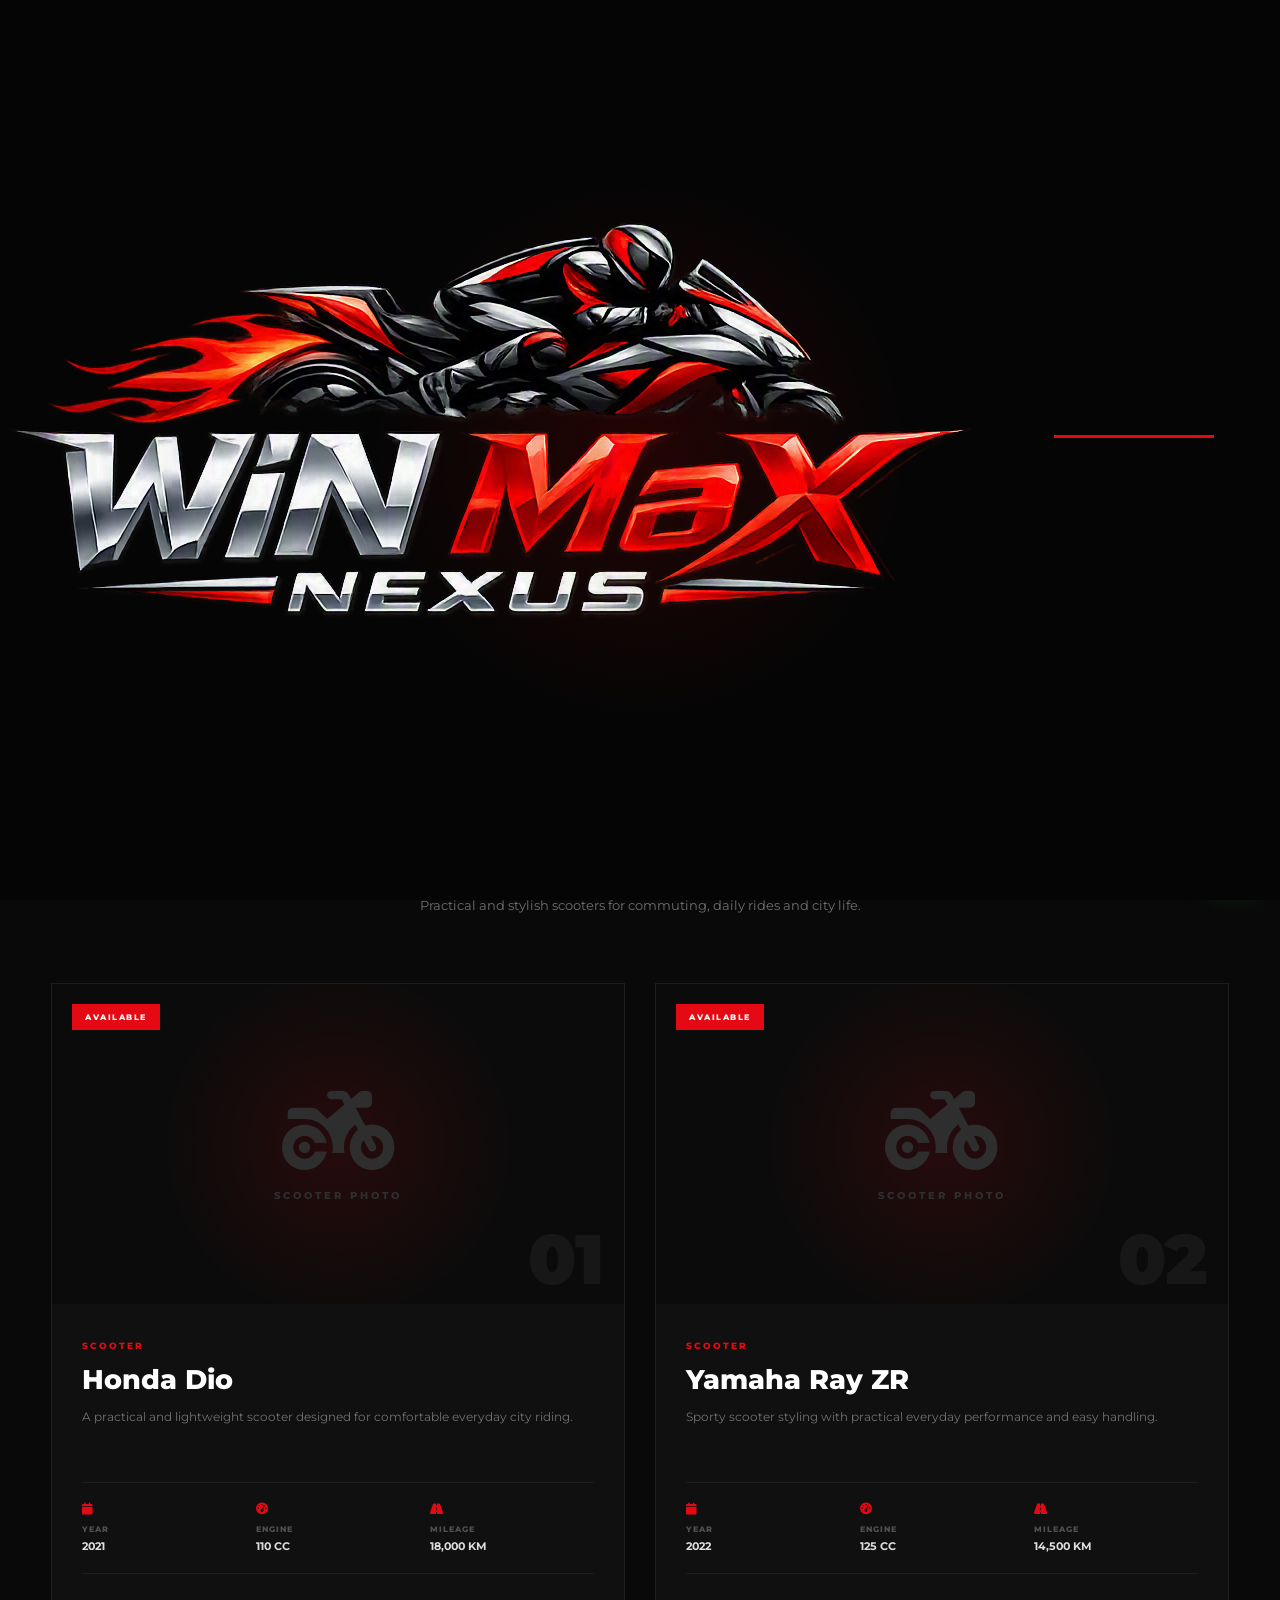
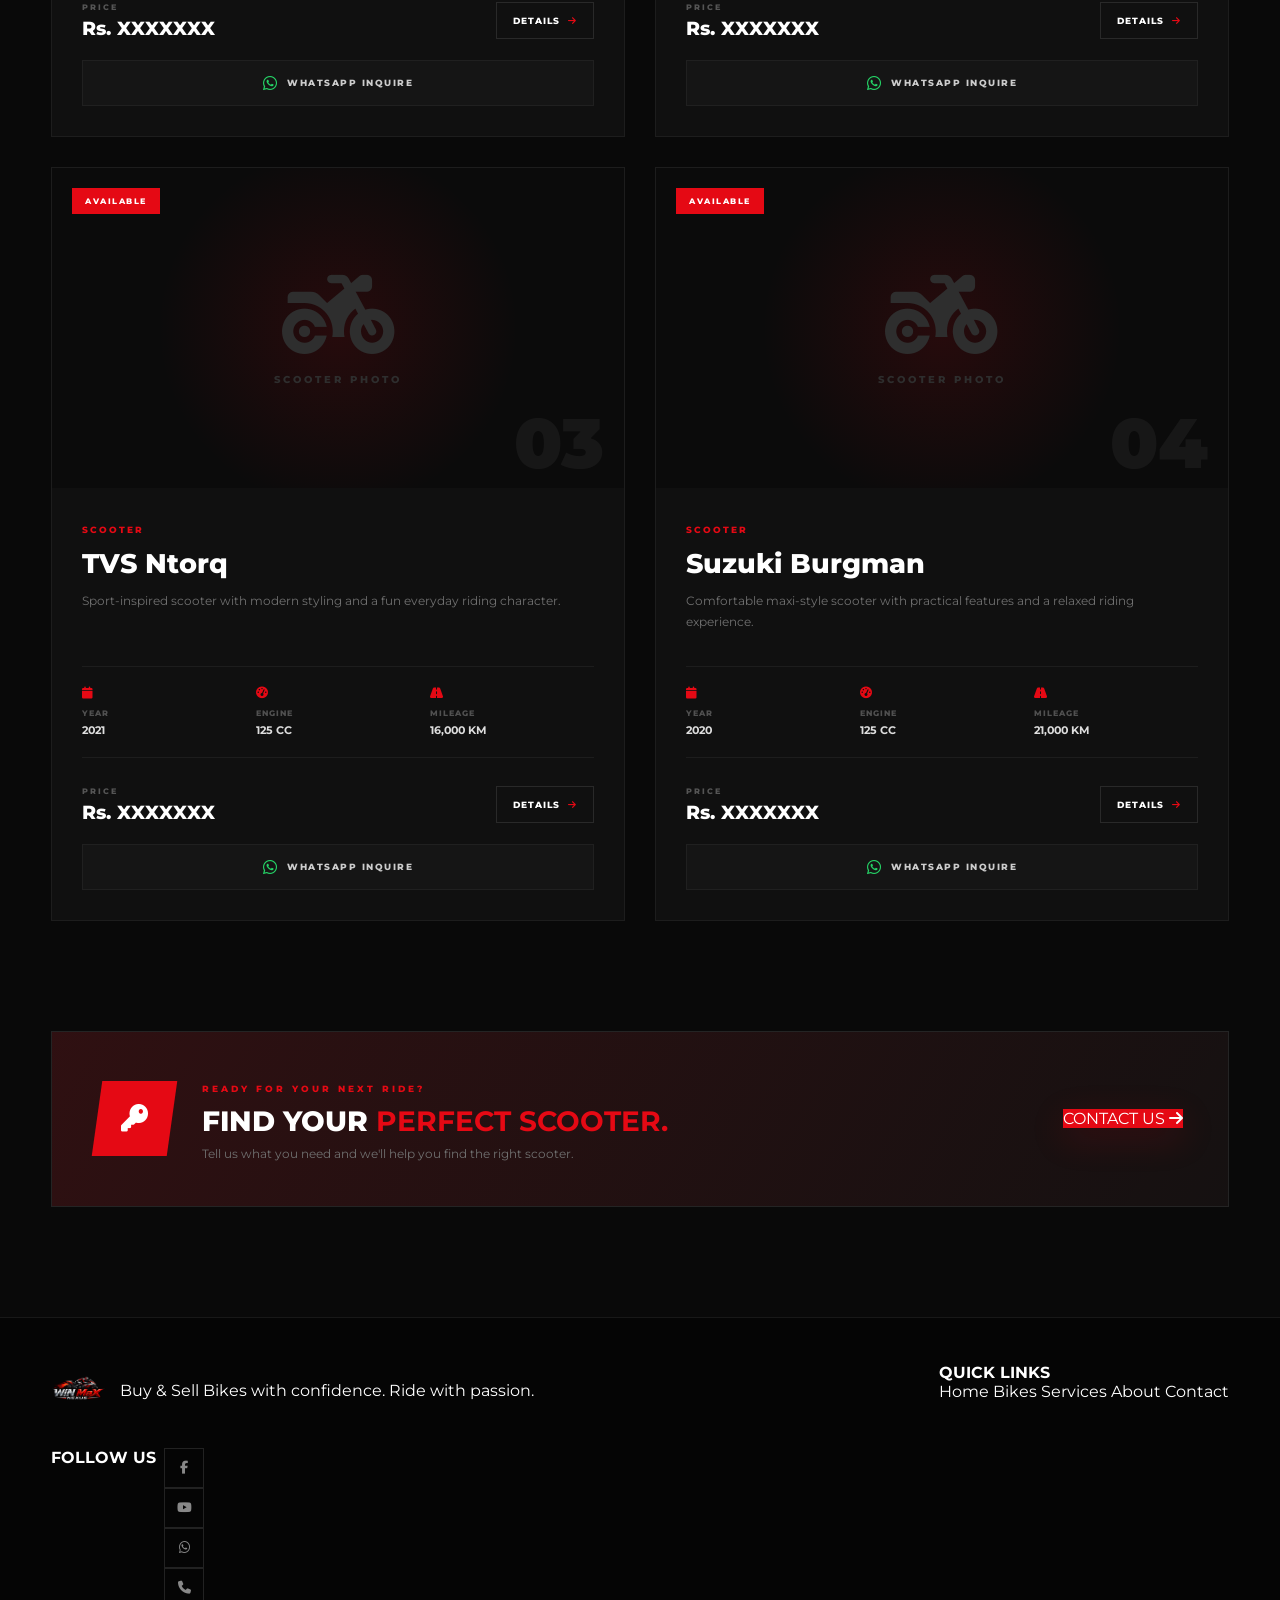
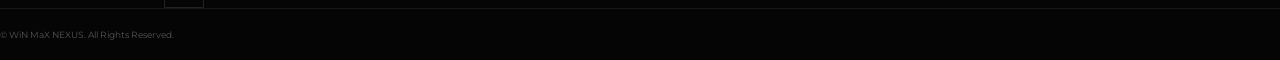
<file: bikes/scooters.html>
<!DOCTYPE html>
<html lang="en">

<head>

    <meta charset="UTF-8">

    <meta name="viewport"
        content="width=device-width, initial-scale=1.0">

    <title>Scooters | WiN MaX NEXUS</title>

    <meta name="description"
        content="Explore scooters available at WiN MaX NEXUS. Find practical, stylish and reliable scooters for everyday riding.">

    <!-- Google Font -->
    <link rel="preconnect"
        href="https://fonts.googleapis.com">

    <link rel="preconnect"
        href="https://fonts.gstatic.com"
        crossorigin>

    <link
        href="https://fonts.googleapis.com/css2?family=Montserrat:wght@400;500;600;700;800;900&display=swap"
        rel="stylesheet">


    <!-- Font Awesome -->
    <link rel="stylesheet"
        href="https://cdnjs.cloudflare.com/ajax/libs/font-awesome/6.5.2/css/all.min.css">


    <!-- Main CSS -->
    <link rel="stylesheet"
        href="../style.css">


    <!-- Scooters CSS -->
    <link rel="stylesheet"
        href="scooters.css">

</head>


<body>


    <!-- =================================
         PAGE LOADER
    ================================== -->

    <div class="page-loader"
        id="pageLoader">

        <img src="../my logo.png"
            alt="WiN MaX NEXUS">

        <div class="loader-line"></div>

    </div>



    <!-- =================================
         NAVBAR
    ================================== -->

    <header class="navbar" id="navbar">

    <div class="container nav-container">


        <!-- LOGO / BRAND -->

        <a href="../index.html"
           class="brand">

            <div class="brand-logo">

                <img src="../my logo.png"
                     alt="WiN MaX NEXUS">

            </div>


            <div class="brand-text">

                <strong>
                    WiN MaX
                </strong>

                <span>
                    NEXUS
                </span>

            </div>

        </a>



        <!-- NAVIGATION -->

        <nav class="nav-menu"
             id="navMenu">


            <a href="../index.html"
               class="nav-link">

                Home

            </a>



            <a href="../index.html#bikes"
               class="nav-link active">

                Bikes

            </a>



            <a href="../index.html#services"
               class="nav-link">

                Services

            </a>



            <a href="../index.html#about"
               class="nav-link">

                About

            </a>



            <a href="../index.html#contact"
               class="nav-link">

                Contact

            </a>


        </nav>



            <button class="menu-toggle"
                id="menuToggle">

                <i class="fa-solid fa-bars"></i>

            </button>


        </div>

    </header>



    <!-- =================================
         MAIN
    ================================== -->

    <main>



        <!-- =================================
             HERO
        ================================== -->

        <section class="scooter-hero">


            <div class="scooter-hero-pattern"></div>


            <div class="container scooter-hero-content">


                <div class="breadcrumb">

                    <a href="../index.html">

                        Home

                    </a>

                    <span>/</span>

                    <span>

                        Scooters

                    </span>

                </div>



                <div class="scooter-icon">

                    <i class="fa-solid fa-motorcycle"></i>

                </div>



                <span class="scooter-label">

                    WiN MaX NEXUS

                </span>



                <h1>

                    SMART

                    <span>SCOOTERS.</span>

                </h1>



                <p>

                    Easy to ride. Practical for everyday life.
                    Discover stylish scooters designed for
                    comfort, convenience and city mobility.

                </p>



                <div class="scooter-buttons">


                    <a href="#scooter-bikes"
                        class="btn-primary">

                        EXPLORE SCOOTERS

                        <i class="fa-solid fa-arrow-down"></i>

                    </a>


                    <a href="../index.html#contact"
                        class="btn-outline">

                        CONTACT US

                    </a>


                </div>



                <div class="scooter-stats">


                    <div>

                        <strong>SMART</strong>

                        <small>
                            MOBILITY
                        </small>

                    </div>


                    <div>

                        <strong>COMFORT</strong>

                        <small>
                            EVERYDAY
                        </small>

                    </div>


                    <div>

                        <strong>STYLE</strong>

                        <small>
                            ON ROAD
                        </small>

                    </div>


                </div>


            </div>

        </section>



        <!-- =================================
             SCOOTER COLLECTION
        ================================== -->

        <section class="scooter-bikes"
            id="scooter-bikes">


            <div class="container">


                <div class="scooter-heading">

                    <span>

                        CITY MOBILITY

                    </span>


                    <h2>

                        OUR

                        <strong>SCOOTERS</strong>

                    </h2>


                    <p>

                        Practical and stylish scooters for
                        commuting, daily rides and city life.

                    </p>

                </div>



                <div class="scooter-grid">



                    <!-- =================================
                         SCOOTER 01
                    ================================== -->

                    <article class="scooter-card">


                        <div class="scooter-image">


                            <div class="scooter-placeholder">

                                <i class="fa-solid fa-motorcycle"></i>

                                <span>
                                    SCOOTER PHOTO
                                </span>

                            </div>


                            <span class="scooter-status">

                                AVAILABLE

                            </span>


                            <span class="scooter-number">

                                01

                            </span>


                        </div>



                        <div class="scooter-content">


                            <span class="scooter-type">

                                SCOOTER

                            </span>


                            <h3>

                                Honda Dio

                            </h3>


                            <p>

                                A practical and lightweight scooter
                                designed for comfortable everyday
                                city riding.

                            </p>



                            <div class="scooter-specs">


                                <div>

                                    <i class="fa-solid fa-calendar"></i>

                                    <small>
                                        YEAR
                                    </small>

                                    <strong>
                                        2021
                                    </strong>

                                </div>


                                <div>

                                    <i class="fa-solid fa-gauge-high"></i>

                                    <small>
                                        ENGINE
                                    </small>

                                    <strong>
                                        110 CC
                                    </strong>

                                </div>


                                <div>

                                    <i class="fa-solid fa-road"></i>

                                    <small>
                                        MILEAGE
                                    </small>

                                    <strong>
                                        18,000 KM
                                    </strong>

                                </div>


                            </div>



                            <div class="scooter-bottom">


                                <div class="scooter-price">

                                    <small>
                                        PRICE
                                    </small>

                                    <strong>
                                        Rs. XXXXXXX
                                    </strong>

                                </div>


                                <a href="#"
                                    class="scooter-details">

                                    DETAILS

                                    <i class="fa-solid fa-arrow-right"></i>

                                </a>


                            </div>



                            <a href="https://wa.me/94767976561?text=Hello%20WiN%20MaX%20NEXUS%2C%20I%20am%20interested%20in%20your%20Scooter."
                                target="_blank"
                                class="scooter-whatsapp">

                                <i class="fa-brands fa-whatsapp"></i>

                                WHATSAPP INQUIRE

                            </a>


                        </div>

                    </article>



                    <!-- =================================
                         SCOOTER 02
                    ================================== -->

                    <article class="scooter-card">


                        <div class="scooter-image">


                            <div class="scooter-placeholder">

                                <i class="fa-solid fa-motorcycle"></i>

                                <span>
                                    SCOOTER PHOTO
                                </span>

                            </div>


                            <span class="scooter-status">

                                AVAILABLE

                            </span>


                            <span class="scooter-number">

                                02

                            </span>


                        </div>



                        <div class="scooter-content">


                            <span class="scooter-type">

                                SCOOTER

                            </span>


                            <h3>

                                Yamaha Ray ZR

                            </h3>


                            <p>

                                Sporty scooter styling with practical
                                everyday performance and easy handling.

                            </p>



                            <div class="scooter-specs">


                                <div>

                                    <i class="fa-solid fa-calendar"></i>

                                    <small>
                                        YEAR
                                    </small>

                                    <strong>
                                        2022
                                    </strong>

                                </div>


                                <div>

                                    <i class="fa-solid fa-gauge-high"></i>

                                    <small>
                                        ENGINE
                                    </small>

                                    <strong>
                                        125 CC
                                    </strong>

                                </div>


                                <div>

                                    <i class="fa-solid fa-road"></i>

                                    <small>
                                        MILEAGE
                                    </small>

                                    <strong>
                                        14,500 KM
                                    </strong>

                                </div>


                            </div>



                            <div class="scooter-bottom">


                                <div class="scooter-price">

                                    <small>
                                        PRICE
                                    </small>

                                    <strong>
                                        Rs. XXXXXXX
                                    </strong>

                                </div>


                                <a href="#"
                                    class="scooter-details">

                                    DETAILS

                                    <i class="fa-solid fa-arrow-right"></i>

                                </a>


                            </div>



                            <a href="https://wa.me/94767976561?text=Hello%20WiN%20MaX%20NEXUS%2C%20I%20am%20interested%20in%20your%20Scooter."
                                target="_blank"
                                class="scooter-whatsapp">

                                <i class="fa-brands fa-whatsapp"></i>

                                WHATSAPP INQUIRE

                            </a>


                        </div>

                    </article>



                    <!-- =================================
                         SCOOTER 03
                    ================================== -->

                    <article class="scooter-card">


                        <div class="scooter-image">


                            <div class="scooter-placeholder">

                                <i class="fa-solid fa-motorcycle"></i>

                                <span>
                                    SCOOTER PHOTO
                                </span>

                            </div>


                            <span class="scooter-status">

                                AVAILABLE

                            </span>


                            <span class="scooter-number">

                                03

                            </span>


                        </div>



                        <div class="scooter-content">


                            <span class="scooter-type">

                                SCOOTER

                            </span>


                            <h3>

                                TVS Ntorq

                            </h3>


                            <p>

                                Sport-inspired scooter with modern
                                styling and a fun everyday riding
                                character.

                            </p>



                            <div class="scooter-specs">


                                <div>

                                    <i class="fa-solid fa-calendar"></i>

                                    <small>
                                        YEAR
                                    </small>

                                    <strong>
                                        2021
                                    </strong>

                                </div>


                                <div>

                                    <i class="fa-solid fa-gauge-high"></i>

                                    <small>
                                        ENGINE
                                    </small>

                                    <strong>
                                        125 CC
                                    </strong>

                                </div>


                                <div>

                                    <i class="fa-solid fa-road"></i>

                                    <small>
                                        MILEAGE
                                    </small>

                                    <strong>
                                        16,000 KM
                                    </strong>

                                </div>


                            </div>



                            <div class="scooter-bottom">


                                <div class="scooter-price">

                                    <small>
                                        PRICE
                                    </small>

                                    <strong>
                                        Rs. XXXXXXX
                                    </strong>

                                </div>


                                <a href="#"
                                    class="scooter-details">

                                    DETAILS

                                    <i class="fa-solid fa-arrow-right"></i>

                                </a>


                            </div>



                            <a href="https://wa.me/94767976561?text=Hello%20WiN%20MaX%20NEXUS%2C%20I%20am%20interested%20in%20your%20Scooter."
                                target="_blank"
                                class="scooter-whatsapp">

                                <i class="fa-brands fa-whatsapp"></i>

                                WHATSAPP INQUIRE

                            </a>


                        </div>

                    </article>



                    <!-- =================================
                         SCOOTER 04
                    ================================== -->

                    <article class="scooter-card">


                        <div class="scooter-image">


                            <div class="scooter-placeholder">

                                <i class="fa-solid fa-motorcycle"></i>

                                <span>
                                    SCOOTER PHOTO
                                </span>

                            </div>


                            <span class="scooter-status">

                                AVAILABLE

                            </span>


                            <span class="scooter-number">

                                04

                            </span>


                        </div>



                        <div class="scooter-content">


                            <span class="scooter-type">

                                SCOOTER

                            </span>


                            <h3>

                                Suzuki Burgman

                            </h3>


                            <p>

                                Comfortable maxi-style scooter with
                                practical features and a relaxed riding
                                experience.

                            </p>



                            <div class="scooter-specs">


                                <div>

                                    <i class="fa-solid fa-calendar"></i>

                                    <small>
                                        YEAR
                                    </small>

                                    <strong>
                                        2020
                                    </strong>

                                </div>


                                <div>

                                    <i class="fa-solid fa-gauge-high"></i>

                                    <small>
                                        ENGINE
                                    </small>

                                    <strong>
                                        125 CC
                                    </strong>

                                </div>


                                <div>

                                    <i class="fa-solid fa-road"></i>

                                    <small>
                                        MILEAGE
                                    </small>

                                    <strong>
                                        21,000 KM
                                    </strong>

                                </div>


                            </div>



                            <div class="scooter-bottom">


                                <div class="scooter-price">

                                    <small>
                                        PRICE
                                    </small>

                                    <strong>
                                        Rs. XXXXXXX
                                    </strong>

                                </div>


                                <a href="#"
                                    class="scooter-details">

                                    DETAILS

                                    <i class="fa-solid fa-arrow-right"></i>

                                </a>


                            </div>



                            <a href="https://wa.me/94767976561?text=Hello%20WiN%20MaX%20NEXUS%2C%20I%20am%20interested%20in%20your%20Scooter."
                                target="_blank"
                                class="scooter-whatsapp">

                                <i class="fa-brands fa-whatsapp"></i>

                                WHATSAPP INQUIRE

                            </a>


                        </div>

                    </article>


                </div>

            </div>

        </section>



        <!-- =================================
             CTA
        ================================== -->

        <section class="scooter-cta">


            <div class="container">


                <div class="scooter-cta-box">


                    <div class="scooter-cta-icon">

                        <i class="fa-solid fa-key"></i>

                    </div>


                    <div class="scooter-cta-content">

                        <span>
                            READY FOR YOUR NEXT RIDE?
                        </span>


                        <h2>

                            FIND YOUR

                            <strong>PERFECT SCOOTER.</strong>

                        </h2>


                        <p>

                            Tell us what you need and
                            we'll help you find the right scooter.

                        </p>

                    </div>


                    <a href="../index.html#contact"
                        class="btn-primary">

                        CONTACT US

                        <i class="fa-solid fa-arrow-right"></i>

                    </a>


                </div>

            </div>

        </section>


    </main>



    <!-- =================================
         FOOTER
    ================================== -->

    <footer class="footer">


        <div class="container footer-container">


            <div class="footer-brand">

                <img src="../my logo.png"
                    alt="WiN MaX NEXUS">

                <p>

                    Buy & Sell Bikes with confidence.
                    Ride with passion.

                </p>

            </div>



            <div class="footer-links">

                <h4>
                    QUICK LINKS
                </h4>


                <a href="../index.html">
                    Home
                </a>


                <a href="../index.html#bikes">
                    Bikes
                </a>


                <a href="../index.html#services">
                    Services
                </a>


                <a href="../index.html#about">
                    About
                </a>


                <a href="../index.html#contact">
                    Contact
                </a>

            </div>



            <div class="footer-social">

                <h4>
                    FOLLOW US
                </h4>


                <div class="social-icons">


                    <a href="https://www.facebook.com/share/1EsxPnnf8V/?mibextid=wwXIfr"
                        target="_blank">

                        <i class="fa-brands fa-facebook-f"></i>

                    </a>


                    <a href="https://www.youtube.com/@Super_Bike_Lovers"
                        target="_blank">

                        <i class="fa-brands fa-youtube"></i>

                    </a>


                    <a href="https://wa.me/94767976561"
                        target="_blank">

                        <i class="fa-brands fa-whatsapp"></i>

                    </a>


                    <a href="tel:+94767976561">

                        <i class="fa-solid fa-phone"></i>

                    </a>


                </div>

            </div>


        </div>



        <div class="footer-bottom">

            <p>

                ©

                <span id="currentYear"></span>

                WiN MaX NEXUS.

                All Rights Reserved.

            </p>

        </div>


    </footer>



    <!-- BACK TO TOP -->

    <button class="back-to-top"
        id="backToTop">

        <i class="fa-solid fa-arrow-up"></i>

    </button>



    <!-- FLOATING WHATSAPP -->

    <a href="https://wa.me/94767976561"
        target="_blank"
        class="floating-whatsapp">

        <i class="fa-brands fa-whatsapp"></i>

    </a>



    <!-- JAVASCRIPT -->

    <script src="../script.js"></script>


</body>

</html>
</file>
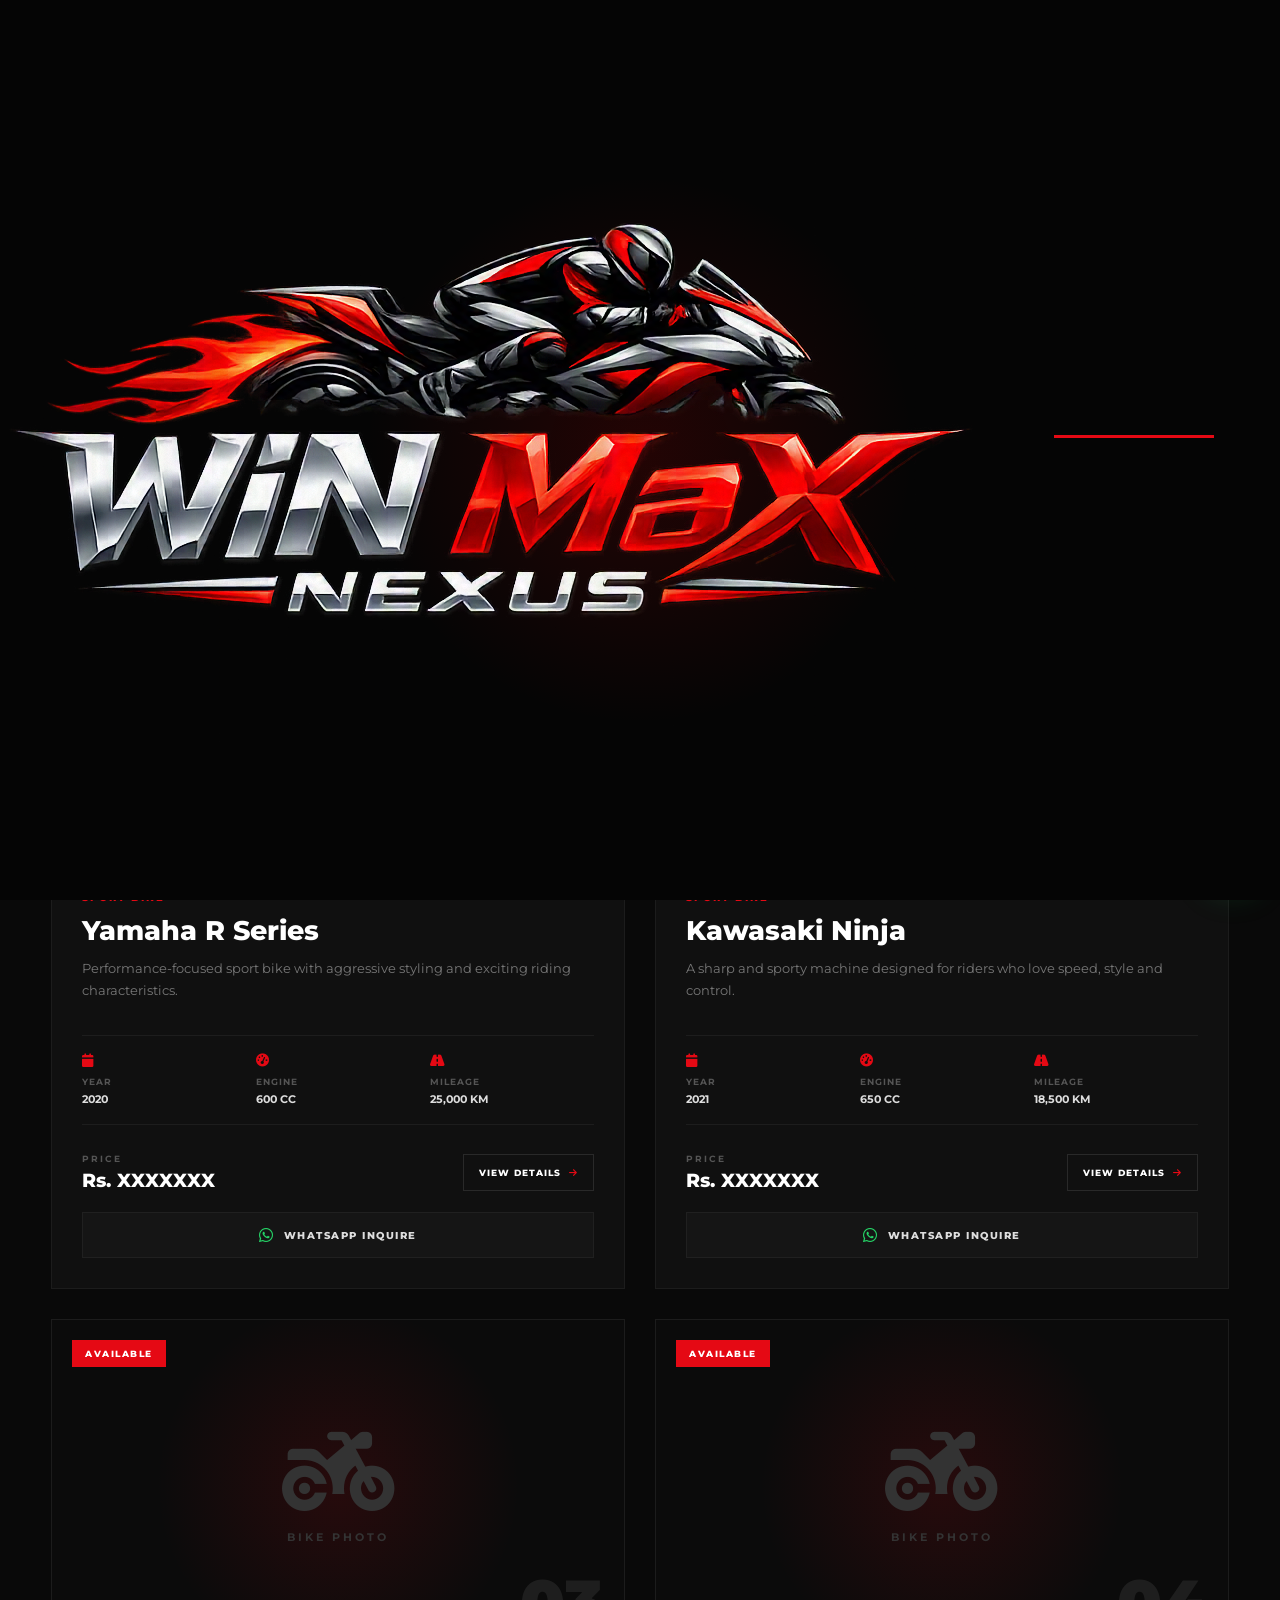
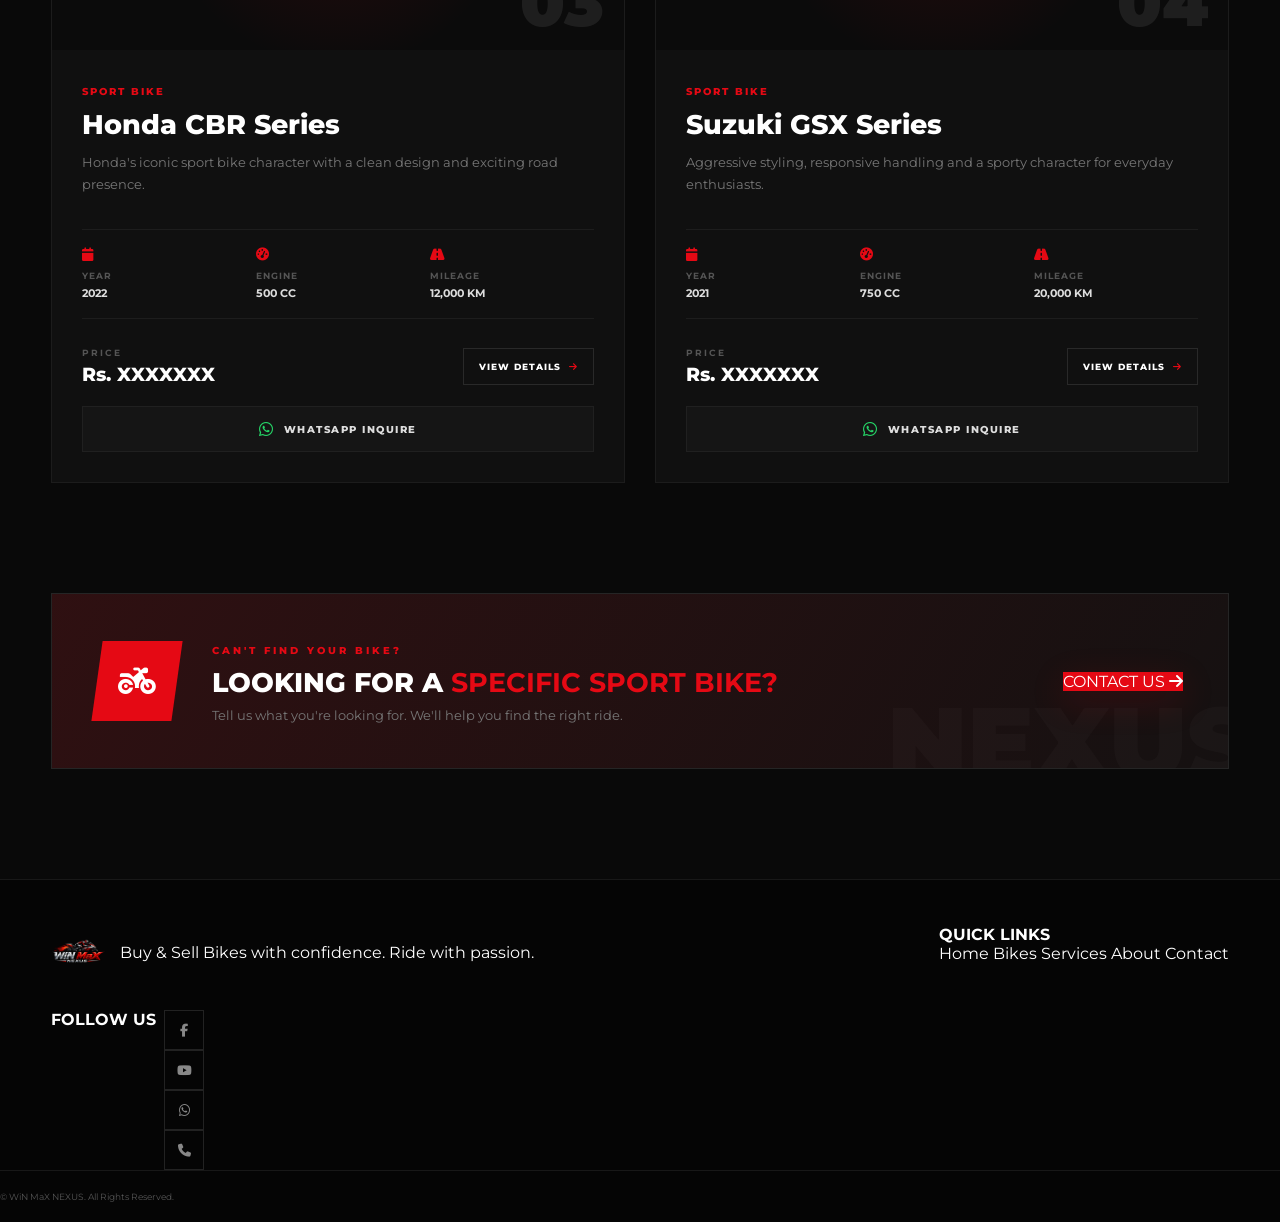
<file: bikes/sport.html>
<!DOCTYPE html>
<html lang="en">

<head>
    <meta charset="UTF-8">
    <meta name="viewport" content="width=device-width, initial-scale=1.0">

    <title>Sport Bikes | WiN MaX NEXUS</title>

    <meta name="description"
        content="Explore premium sport bikes available at WiN MaX NEXUS. Buy and sell sport bikes with confidence.">

    <!-- Google Font -->
    <link rel="preconnect" href="https://fonts.googleapis.com">
    <link rel="preconnect" href="https://fonts.gstatic.com" crossorigin>
    <link
        href="https://fonts.googleapis.com/css2?family=Montserrat:wght@400;500;600;700;800;900&display=swap"
        rel="stylesheet">

    <!-- Font Awesome -->
    <link rel="stylesheet"
        href="https://cdnjs.cloudflare.com/ajax/libs/font-awesome/6.5.2/css/all.min.css">

    <!-- Main CSS -->
    <link rel="stylesheet" href="../style.css">

    <!-- Sport Page CSS -->
    <link rel="stylesheet" href="sport.css">
</head>

<body>

    <!-- =========================
         PAGE LOADER
    ========================== -->
    <div class="page-loader" id="pageLoader">
        <img src="../my logo.png" alt="WiN MaX NEXUS Logo">
        <div class="loader-line"></div>
    </div>


    <!-- =========================
         NAVBAR
    ========================== -->
    <header class="navbar" id="navbar">

    <div class="container nav-container">


        <!-- LOGO / BRAND -->

        <a href="../index.html"
           class="brand">

            <div class="brand-logo">

                <img src="../my logo.png"
                     alt="WiN MaX NEXUS">

            </div>


            <div class="brand-text">

                <strong>
                    WiN MaX
                </strong>

                <span>
                    NEXUS
                </span>

            </div>

        </a>



        <!-- NAVIGATION -->

        <nav class="nav-menu"
             id="navMenu">


            <a href="../index.html"
               class="nav-link">

                Home

            </a>



            <a href="../index.html#bikes"
               class="nav-link active">

                Bikes

            </a>



            <a href="../index.html#services"
               class="nav-link">

                Services

            </a>



            <a href="../index.html#about"
               class="nav-link">

                About

            </a>



            <a href="../index.html#contact"
               class="nav-link">

                Contact

            </a>


        </nav>



        <!-- MOBILE MENU -->

        <button class="menu-toggle"
                id="menuToggle"
                aria-label="Toggle navigation menu">

            <i class="fa-solid fa-bars"></i>

        </button>


    </div>

</header>


    <!-- =========================
         PAGE HERO
    ========================== -->
    <main>

        <section class="classic-hero">

    <div class="classic-hero-overlay"></div>

    <div class="container classic-hero-content">

        <div class="category-icon">
            <i class="fa-solid fa-motorcycle"></i>
        </div>

        <span class="category-label">
            WiN MaX NEXUS
        </span>

        <span class="hero-badge">
            CLASSIC COLLECTION
        </span>

        <h1>
            TIMELESS<br>
            <span>CLASSIC BIKES</span>
        </h1>

        <p>
            Discover iconic motorcycles with timeless design,
            character and legendary road presence.
        </p>

    </div>

</section>


        <!-- =========================
             BIKE LISTINGS
        ========================== -->
        <section class="sport-listings">

            <div class="container">

                <div class="section-heading">

                    <span>OUR COLLECTION</span>

                    <h2>
                        AVAILABLE <strong>SPORT BIKES</strong>
                    </h2>

                    <p>
                        Find your next performance machine from our
                        selected sport bike collection.
                    </p>

                </div>


                <div class="bike-listing-grid">


                    <!-- =========================
                         BIKE CARD 01
                    ========================== -->
                    <article class="sport-bike-card">

                        <div class="sport-bike-image">

                            <div class="bike-image-placeholder">
                                <i class="fa-solid fa-motorcycle"></i>
                                <span>BIKE PHOTO</span>
                            </div>

                            <span class="bike-status available">
                                AVAILABLE
                            </span>

                            <span class="bike-number">
                                01
                            </span>

                        </div>

                        <div class="sport-bike-content">

                            <span class="bike-type">
                                SPORT BIKE
                            </span>

                            <h3>
                                Yamaha R Series
                            </h3>

                            <p class="bike-description">
                                Performance-focused sport bike with
                                aggressive styling and exciting riding
                                characteristics.
                            </p>

                            <div class="bike-specs">

                                <div>
                                    <i class="fa-solid fa-calendar"></i>
                                    <span>Year</span>
                                    <strong>2020</strong>
                                </div>

                                <div>
                                    <i class="fa-solid fa-gauge-high"></i>
                                    <span>Engine</span>
                                    <strong>600 CC</strong>
                                </div>

                                <div>
                                    <i class="fa-solid fa-road"></i>
                                    <span>Mileage</span>
                                    <strong>25,000 KM</strong>
                                </div>

                            </div>

                            <div class="bike-bottom">

                                <div class="bike-price">
                                    <small>PRICE</small>
                                    <strong>Rs. XXXXXXX</strong>
                                </div>

                                <a href="#"
                                    class="bike-view-btn">
                                    VIEW DETAILS
                                    <i class="fa-solid fa-arrow-right"></i>
                                </a>

                            </div>

                            <a href="https://wa.me/94767976561?text=Hello%20WiN%20MaX%20NEXUS%2C%20I%20am%20interested%20in%20your%20Sport%20Bike."
                                target="_blank"
                                class="bike-whatsapp">

                                <i class="fa-brands fa-whatsapp"></i>

                                WHATSAPP INQUIRE

                            </a>

                        </div>

                    </article>


                    <!-- =========================
                         BIKE CARD 02
                    ========================== -->
                    <article class="sport-bike-card">

                        <div class="sport-bike-image">

                            <div class="bike-image-placeholder">
                                <i class="fa-solid fa-motorcycle"></i>
                                <span>BIKE PHOTO</span>
                            </div>

                            <span class="bike-status available">
                                AVAILABLE
                            </span>

                            <span class="bike-number">
                                02
                            </span>

                        </div>

                        <div class="sport-bike-content">

                            <span class="bike-type">
                                SPORT BIKE
                            </span>

                            <h3>
                                Kawasaki Ninja
                            </h3>

                            <p class="bike-description">
                                A sharp and sporty machine designed for
                                riders who love speed, style and control.
                            </p>

                            <div class="bike-specs">

                                <div>
                                    <i class="fa-solid fa-calendar"></i>
                                    <span>Year</span>
                                    <strong>2021</strong>
                                </div>

                                <div>
                                    <i class="fa-solid fa-gauge-high"></i>
                                    <span>Engine</span>
                                    <strong>650 CC</strong>
                                </div>

                                <div>
                                    <i class="fa-solid fa-road"></i>
                                    <span>Mileage</span>
                                    <strong>18,500 KM</strong>
                                </div>

                            </div>

                            <div class="bike-bottom">

                                <div class="bike-price">
                                    <small>PRICE</small>
                                    <strong>Rs. XXXXXXX</strong>
                                </div>

                                <a href="#"
                                    class="bike-view-btn">
                                    VIEW DETAILS
                                    <i class="fa-solid fa-arrow-right"></i>
                                </a>

                            </div>

                            <a href="https://wa.me/94767976561?text=Hello%20WiN%20MaX%20NEXUS%2C%20I%20am%20interested%20in%20your%20Sport%20Bike."
                                target="_blank"
                                class="bike-whatsapp">

                                <i class="fa-brands fa-whatsapp"></i>

                                WHATSAPP INQUIRE

                            </a>

                        </div>

                    </article>


                    <!-- =========================
                         BIKE CARD 03
                    ========================== -->
                    <article class="sport-bike-card">

                        <div class="sport-bike-image">

                            <div class="bike-image-placeholder">
                                <i class="fa-solid fa-motorcycle"></i>
                                <span>BIKE PHOTO</span>
                            </div>

                            <span class="bike-status available">
                                AVAILABLE
                            </span>

                            <span class="bike-number">
                                03
                            </span>

                        </div>

                        <div class="sport-bike-content">

                            <span class="bike-type">
                                SPORT BIKE
                            </span>

                            <h3>
                                Honda CBR Series
                            </h3>

                            <p class="bike-description">
                                Honda's iconic sport bike character with
                                a clean design and exciting road presence.
                            </p>

                            <div class="bike-specs">

                                <div>
                                    <i class="fa-solid fa-calendar"></i>
                                    <span>Year</span>
                                    <strong>2022</strong>
                                </div>

                                <div>
                                    <i class="fa-solid fa-gauge-high"></i>
                                    <span>Engine</span>
                                    <strong>500 CC</strong>
                                </div>

                                <div>
                                    <i class="fa-solid fa-road"></i>
                                    <span>Mileage</span>
                                    <strong>12,000 KM</strong>
                                </div>

                            </div>

                            <div class="bike-bottom">

                                <div class="bike-price">
                                    <small>PRICE</small>
                                    <strong>Rs. XXXXXXX</strong>
                                </div>

                                <a href="#"
                                    class="bike-view-btn">
                                    VIEW DETAILS
                                    <i class="fa-solid fa-arrow-right"></i>
                                </a>

                            </div>

                            <a href="https://wa.me/94767976561?text=Hello%20WiN%20MaX%20NEXUS%2C%20I%20am%20interested%20in%20your%20Sport%20Bike."
                                target="_blank"
                                class="bike-whatsapp">

                                <i class="fa-brands fa-whatsapp"></i>

                                WHATSAPP INQUIRE

                            </a>

                        </div>

                    </article>


                    <!-- =========================
                         BIKE CARD 04
                    ========================== -->
                    <article class="sport-bike-card">

                        <div class="sport-bike-image">

                            <div class="bike-image-placeholder">
                                <i class="fa-solid fa-motorcycle"></i>
                                <span>BIKE PHOTO</span>
                            </div>

                            <span class="bike-status available">
                                AVAILABLE
                            </span>

                            <span class="bike-number">
                                04
                            </span>

                        </div>

                        <div class="sport-bike-content">

                            <span class="bike-type">
                                SPORT BIKE
                            </span>

                            <h3>
                                Suzuki GSX Series
                            </h3>

                            <p class="bike-description">
                                Aggressive styling, responsive handling and
                                a sporty character for everyday enthusiasts.
                            </p>

                            <div class="bike-specs">

                                <div>
                                    <i class="fa-solid fa-calendar"></i>
                                    <span>Year</span>
                                    <strong>2021</strong>
                                </div>

                                <div>
                                    <i class="fa-solid fa-gauge-high"></i>
                                    <span>Engine</span>
                                    <strong>750 CC</strong>
                                </div>

                                <div>
                                    <i class="fa-solid fa-road"></i>
                                    <span>Mileage</span>
                                    <strong>20,000 KM</strong>
                                </div>

                            </div>

                            <div class="bike-bottom">

                                <div class="bike-price">
                                    <small>PRICE</small>
                                    <strong>Rs. XXXXXXX</strong>
                                </div>

                                <a href="#"
                                    class="bike-view-btn">
                                    VIEW DETAILS
                                    <i class="fa-solid fa-arrow-right"></i>
                                </a>

                            </div>

                            <a href="https://wa.me/94767976561?text=Hello%20WiN%20MaX%20NEXUS%2C%20I%20am%20interested%20in%20your%20Sport%20Bike."
                                target="_blank"
                                class="bike-whatsapp">

                                <i class="fa-brands fa-whatsapp"></i>

                                WHATSAPP INQUIRE

                            </a>

                        </div>

                    </article>

                </div>

            </div>

        </section>


        <!-- =========================
             CTA
        ========================== -->
        <section class="sport-cta">

            <div class="container">

                <div class="sport-cta-box">

                    <div class="sport-cta-icon">
                        <i class="fa-solid fa-motorcycle"></i>
                    </div>

                    <div class="sport-cta-content">

                        <span>CAN'T FIND YOUR BIKE?</span>

                        <h2>
                            LOOKING FOR A
                            <strong>SPECIFIC SPORT BIKE?</strong>
                        </h2>

                        <p>
                            Tell us what you're looking for.
                            We'll help you find the right ride.
                        </p>

                    </div>

                    <a href="../index.html#contact"
                        class="btn-primary">

                        CONTACT US

                        <i class="fa-solid fa-arrow-right"></i>

                    </a>

                </div>

            </div>

        </section>

    </main>


    <!-- =========================
         FOOTER
    ========================== -->
    <footer class="footer">

        <div class="container footer-container">

            <div class="footer-brand">

                <img src="../my logo.png"
                    alt="WiN MaX NEXUS Logo">

                <p>
                    Buy & Sell Bikes with confidence.
                    Ride with passion.
                </p>

            </div>


            <div class="footer-links">

                <h4>QUICK LINKS</h4>

                <a href="../index.html">
                    Home
                </a>

                <a href="../index.html#bikes">
                    Bikes
                </a>

                <a href="../index.html#services">
                    Services
                </a>

                <a href="../index.html#about">
                    About
                </a>

                <a href="../index.html#contact">
                    Contact
                </a>

            </div>


            <div class="footer-social">

                <h4>FOLLOW US</h4>

                <div class="social-icons">

                    <a href="https://www.facebook.com/share/1EsxPnnf8V/?mibextid=wwXIfr"
                        target="_blank">

                        <i class="fa-brands fa-facebook-f"></i>

                    </a>

                    <a href="https://www.youtube.com/@Super_Bike_Lovers"
                        target="_blank">

                        <i class="fa-brands fa-youtube"></i>

                    </a>

                    <a href="https://wa.me/94767976561"
                        target="_blank">

                        <i class="fa-brands fa-whatsapp"></i>

                    </a>

                    <a href="tel:+94767976561">

                        <i class="fa-solid fa-phone"></i>

                    </a>

                </div>

            </div>

        </div>


        <div class="footer-bottom">

            <p>
                © <span id="currentYear"></span>
                WiN MaX NEXUS.
                All Rights Reserved.
            </p>

        </div>

    </footer>


    <!-- =========================
         BACK TO TOP
    ========================== -->
    <button class="back-to-top" id="backToTop">

        <i class="fa-solid fa-arrow-up"></i>

    </button>


    <!-- =========================
         WHATSAPP FLOAT
    ========================== -->
    <a href="https://wa.me/94767976561"
        target="_blank"
        class="floating-whatsapp">

        <i class="fa-brands fa-whatsapp"></i>

    </a>


    <!-- JavaScript -->
    <script src="../script.js"></script>

</body>

</html>
</file>
<file: style.css>
/* =====================================================
   GLOBAL
===================================================== */

* {
    margin: 0;
    padding: 0;
    box-sizing: border-box;
}

html {
    scroll-behavior: smooth;
    scroll-padding-top: 80px;
}

body {
    font-family: "Montserrat", sans-serif;
    background: #070707;
    color: #ffffff;
    overflow-x: hidden;
}

a {
    color: inherit;
    text-decoration: none;
}

button {
    font-family: inherit;
}

img {
    max-width: 100%;
    display: block;
}

.container {
    width: min(1180px, 92%);
    margin: 0 auto;
}

.section {
    padding: 110px 0;
}


/* =====================================================
   PAGE LOADER
===================================================== */

#pageLoader {
    position: fixed;
    inset: 0;
    z-index: 99999;

    display: flex;
    justify-content: center;
    align-items: center;

    background:
        radial-gradient(
            circle at center,
            rgba(210, 0, 0, 0.15),
            transparent 35%
        ),
        #050505;

    transition:
        opacity 0.8s ease,
        visibility 0.8s ease;
}

#pageLoader.hide {
    opacity: 0;
    visibility: hidden;
}

.loader-content {
    width: min(600px, 90%);
    text-align: center;
    animation: loaderEnter 1s ease forwards;
}

.loader-logo {
    width: clamp(150px, 30vw, 260px);
    height: clamp(150px, 30vw, 260px);

    margin: 0 auto 30px;

    display: flex;
    align-items: center;
    justify-content: center;

    animation: logoPulse 2s ease-in-out infinite;
}

.loader-logo img {
    width: 100%;
    height: 100%;
    object-fit: contain;

    filter:
        drop-shadow(0 0 20px rgba(255, 0, 0, 0.35));
}

.loader-line {
    width: 0;
    height: 3px;

    margin: 0 auto 28px;

    background: #e50914;

    animation: loadingLine 1.8s ease forwards;
}

.loader-content h1 {
    font-size: clamp(20px, 4vw, 38px);
    font-weight: 800;
    letter-spacing: 4px;
}

.loader-content h1 span {
    display: block;
    color: #e50914;
    margin-top: 8px;
}

.loader-content p {
    margin-top: 15px;

    color: #999;
    font-size: 11px;
    letter-spacing: 3px;
}

.loading-text {
    margin-top: 35px;

    color: #777;
    font-size: 11px;
    letter-spacing: 2px;
}

@keyframes loaderEnter {
    from {
        opacity: 0;
        transform: translateY(30px);
    }

    to {
        opacity: 1;
        transform: translateY(0);
    }
}

@keyframes logoPulse {
    0%,
    100% {
        transform: scale(1);
    }

    50% {
        transform: scale(1.05);
    }
}

@keyframes loadingLine {
    from {
        width: 0;
    }

    to {
        width: 160px;
    }
}


/* =====================================================
   NAVBAR
===================================================== */

.navbar {
    position: fixed;
    top: 0;
    left: 0;

    width: 100%;
    height: auto;

    z-index: 5000;

    padding: 18px 0;

    background: rgba(5, 5, 5, 0.55);

    backdrop-filter: blur(15px);
    -webkit-backdrop-filter: blur(15px);

    border-bottom: 1px solid transparent;

    transition:
        background 0.3s ease,
        border-color 0.3s ease,
        padding 0.3s ease,
        transform 0.3s ease;
}

.navbar.scrolled {
    background: rgba(5, 5, 5, 0.94);

    border-bottom-color:
        rgba(255, 255, 255, 0.08);

    padding: 11px 0;
}

.nav-container {
    display: flex;
    align-items: center;
    justify-content: space-between;
}


/* =====================================================
   BRAND
===================================================== */

.brand {
    display: flex;
    align-items: center;

    gap: 10px;

    flex-shrink: 0;
}

.brand-logo {
    width: 48px;
    height: 48px;

    display: flex;
    align-items: center;
    justify-content: center;
}

.brand-logo img {
    width: 100%;
    height: 100%;

    object-fit: contain;

    filter:
        drop-shadow(0 0 8px rgba(255, 0, 0, 0.25));
}

.brand-text {
    display: flex;
    flex-direction: column;

    line-height: 1;
}

.brand-text strong {
    font-size: 17px;
    font-weight: 900;
}

.brand-text span {
    margin-top: 4px;

    color: #e50914;

    font-size: 10px;
    font-weight: 800;

    letter-spacing: 3px;
}


/* =====================================================
   NAVIGATION
===================================================== */

.nav-menu {
    display: flex;
    align-items: center;

    gap: 35px;
}

.nav-link {
    position: relative;

    color: #aaa;

    font-size: 12px;
    font-weight: 700;

    letter-spacing: 1px;

    transition: 0.3s ease;
}

.nav-link::after {
    content: "";

    position: absolute;

    left: 0;
    bottom: -8px;

    width: 0;
    height: 2px;

    background: #e50914;

    transition: 0.3s ease;
}

.nav-link:hover,
.nav-link.active {
    color: #ffffff;
}

.nav-link:hover::after,
.nav-link.active::after {
    width: 100%;
}


/* =====================================================
   MOBILE MENU BUTTON
===================================================== */

.menu-toggle {
    display: none;

    width: 45px;
    height: 45px;

    border: 1px solid #333;

    background: #111;

    cursor: pointer;

    flex-direction: column;

    justify-content: center;
    align-items: center;

    gap: 5px;
}

.menu-toggle span {
    width: 21px;
    height: 2px;

    background: #ffffff;

    transition: 0.3s ease;
}

.menu-toggle.open span:nth-child(1) {
    transform:
        translateY(7px)
        rotate(45deg);
}

.menu-toggle.open span:nth-child(2) {
    opacity: 0;
}

.menu-toggle.open span:nth-child(3) {
    transform:
        translateY(-7px)
        rotate(-45deg);
}


/* =====================================================
   HERO
===================================================== */

.hero {
    min-height: 100svh;

    position: relative;

    display: flex;
    align-items: center;

    overflow: hidden;

    background:
        radial-gradient(
            circle at 80% 50%,
            rgba(229, 9, 20, 0.17),
            transparent 30%
        ),
        linear-gradient(
            135deg,
            #050505 0%,
            #0b0b0b 55%,
            #120607 100%
        );
}

.hero-overlay {
    position: absolute;
    inset: 0;

    background:
        linear-gradient(
            90deg,
            rgba(0, 0, 0, 0.85),
            transparent 70%
        );

    pointer-events: none;
}

.hero-grid {
    position: absolute;
    inset: 0;

    opacity: 0.13;

    background-image:
        linear-gradient(
            rgba(255,255,255,0.04) 1px,
            transparent 1px
        ),
        linear-gradient(
            90deg,
            rgba(255,255,255,0.04) 1px,
            transparent 1px
        );

    background-size: 55px 55px;

    mask-image:
        linear-gradient(
            to right,
            black,
            transparent
        );
}

.hero-container {
    position: relative;
    z-index: 2;

    display: grid;

    grid-template-columns:
        1fr 0.85fr;

    align-items: center;

    gap: 30px;

    padding-top: 100px;
}

.hero-content {
    animation:
        heroContentEnter 1s 0.3s both;
}

.welcome-badge {
    display: inline-flex;
    align-items: center;

    gap: 9px;

    padding: 10px 16px;

    margin-bottom: 25px;

    border:
        1px solid
        rgba(229, 9, 20, 0.35);

    background:
        rgba(229, 9, 20, 0.07);

    color: #ddd;

    font-size: 10px;
    font-weight: 800;

    letter-spacing: 2px;
}

.pulse {
    width: 7px;
    height: 7px;

    background: #e50914;

    border-radius: 50%;

    box-shadow:
        0 0 0 0
        rgba(229, 9, 20, 0.7);

    animation:
        pulse 1.8s infinite;
}

@keyframes pulse {

    70% {
        box-shadow:
            0 0 0 8px
            rgba(229, 9, 20, 0);
    }

    100% {
        box-shadow:
            0 0 0 0
            rgba(229, 9, 20, 0);
    }
}

.hero-title {
    margin-bottom: 25px;

    font-size:
        clamp(48px, 6.5vw, 88px);

    line-height: 0.92;

    font-weight: 900;

    letter-spacing: -3px;
}

.hero-title span {
    display: block;

    color: #e50914;

    text-shadow:
        0 0 35px
        rgba(229, 9, 20, 0.15);
}

.hero-description {
    max-width: 620px;

    color: #aaa;

    font-size: 15px;

    line-height: 1.9;
}

.hero-description strong {
    color: #fff;
}

.hero-buttons {
    display: flex;
    flex-wrap: wrap;

    gap: 14px;

    margin-top: 35px;
}

.btn {
    min-height: 52px;

    padding: 0 24px;

    display: inline-flex;

    align-items: center;
    justify-content: center;

    gap: 10px;

    font-size: 11px;
    font-weight: 800;

    letter-spacing: 1.5px;

    border:
        1px solid transparent;

    transition: 0.3s ease;
}

.btn-primary {
    background: #e50914;
    color: #ffffff;

    box-shadow:
        0 10px 35px
        rgba(229, 9, 20, 0.18);
}

.btn-primary:hover {
    background: #ff1824;

    transform: translateY(-3px);

    box-shadow:
        0 15px 45px
        rgba(229, 9, 20, 0.3);
}

.btn-outline {
    border-color: #333;

    color: #ffffff;
}

.btn-outline:hover {
    border-color: #e50914;

    background:
        rgba(229, 9, 20, 0.08);

    transform: translateY(-3px);
}

.hero-stats {
    display: flex;
    align-items: center;

    gap: 25px;

    margin-top: 55px;
}

.stat {
    display: flex;
    flex-direction: column;

    gap: 5px;
}

.stat strong {
    font-size: 18px;
}

.stat span {
    color: #777;

    font-size: 9px;
    font-weight: 700;

    letter-spacing: 1.5px;

    text-transform: uppercase;
}

.stat-divider {
    width: 1px;
    height: 30px;

    background: #333;
}

.hero-bike {
    position: relative;

    height: 550px;

    display: flex;

    align-items: center;
    justify-content: center;

    animation:
        bikeEnter 1.2s 0.4s both;
}

.bike-glow {
    position: absolute;

    width: 380px;
    height: 380px;

    border-radius: 50%;

    background:
        radial-gradient(
            circle,
            rgba(229, 9, 20, 0.28),
            transparent 65%
        );

    filter: blur(20px);
}

.bike-placeholder {
    position: relative;

    width: min(400px, 80%);

    aspect-ratio: 1 / 1;

    display: flex;

    flex-direction: column;

    justify-content: center;
    align-items: center;

    gap: 20px;

    border:
        1px solid
        rgba(255,255,255,0.08);

    background:
        radial-gradient(
            circle at center,
            rgba(229, 9, 20, 0.15),
            transparent 55%
        ),
        rgba(255,255,255,0.02);

    transform: rotate(-8deg);

    box-shadow:
        0 40px 100px
        rgba(0,0,0,0.5);
}

.bike-placeholder i {
    color: #e50914;

    font-size:
        clamp(80px, 10vw, 150px);

    filter:
        drop-shadow(
            0 0 20px
            rgba(229,9,20,0.3)
        );

    transform: rotate(8deg);
}

.bike-placeholder span {
    color: #777;

    font-size: 10px;
    font-weight: 800;

    letter-spacing: 4px;

    transform: rotate(8deg);
}

.scroll-down {
    position: absolute;

    left: 50%;
    bottom: 25px;

    transform:
        translateX(-50%);

    display: flex;

    flex-direction: column;

    align-items: center;

    gap: 7px;

    color: #666;

    font-size: 8px;
    font-weight: 800;

    letter-spacing: 2px;
}

.scroll-down i {
    color: #e50914;

    animation:
        scrollArrow 1.5s infinite;
}

@keyframes scrollArrow {

    50% {
        transform:
            translateY(5px);
    }
}

@keyframes heroContentEnter {

    from {
        opacity: 0;
        transform: translateX(-30px);
    }

    to {
        opacity: 1;
        transform: translateX(0);
    }
}

@keyframes bikeEnter {

    from {
        opacity: 0;
        transform:
            translateX(50px)
            scale(0.9);
    }

    to {
        opacity: 1;
        transform:
            translateX(0)
            scale(1);
    }
}


/* =====================================================
   SECTION HEADING
===================================================== */

.section-heading {
    margin-bottom: 55px;
}

.section-tag {
    display: inline-block;

    margin-bottom: 14px;

    color: #e50914;

    font-size: 10px;
    font-weight: 800;

    letter-spacing: 3px;
}

.section-heading h2 {
    font-size:
        clamp(36px, 5vw, 60px);

    line-height: 1;

    font-weight: 900;

    letter-spacing: -2px;
}

.section-heading h2 span {
    color: #e50914;
}

.section-heading p {
    max-width: 600px;

    margin-top: 18px;

    color: #888;

    font-size: 14px;

    line-height: 1.8;
}


/* =====================================================
   BIKE SECTION
===================================================== */

.bikes-section {
    background: #090909;
}

.bike-grid {
    display: grid;

    grid-template-columns:
        repeat(4, 1fr);

    gap: 18px;
}

.bike-card {
    overflow: hidden;

    background: #111;

    border:
        1px solid #1d1d1d;

    transition: 0.4s ease;
}

.bike-card:hover {
    transform: translateY(-8px);

    border-color:
        rgba(229, 9, 20, 0.45);

    box-shadow:
        0 25px 60px
        rgba(0,0,0,0.35);
}

.bike-card-image {
    position: relative;

    height: 240px;

    display: flex;

    align-items: center;
    justify-content: center;

    overflow: hidden;
}

.sport-bg {
    background:
        radial-gradient(
            circle at center,
            rgba(229,9,20,0.2),
            transparent 60%
        ),
        #151515;
}

.naked-bg {
    background:
        radial-gradient(
            circle at center,
            rgba(100,100,100,0.15),
            transparent 60%
        ),
        #151515;
}

.scooter-bg {
    background:
        radial-gradient(
            circle at center,
            rgba(229,9,20,0.12),
            transparent 60%
        ),
        #151515;
}

.classic-bg {
    background:
        radial-gradient(
            circle at center,
            rgba(180,100,40,0.12),
            transparent 60%
        ),
        #151515;
}

.bike-card-image i {
    color: #444;

    font-size: 75px;

    transition: 0.4s ease;
}

.bike-card:hover .bike-card-image i {
    color: #e50914;

    transform:
        scale(1.15)
        rotate(-5deg);

    filter:
        drop-shadow(
            0 0 15px
            rgba(229,9,20,0.3)
        );
}

.category-number {
    position: absolute;

    top: 15px;
    right: 15px;

    color: #444;

    font-size: 12px;
    font-weight: 900;
}

.bike-card-content {
    padding: 25px;
}

.bike-type {
    color: #e50914;

    font-size: 8px;
    font-weight: 800;

    letter-spacing: 2px;
}

.bike-card h3 {
    margin-top: 7px;

    font-size: 21px;
}

.bike-card p {
    min-height: 72px;

    margin: 12px 0 20px;

    color: #777;

    font-size: 12px;

    line-height: 1.7;
}

.card-link {
    display: flex;

    align-items: center;
    justify-content: space-between;

    padding-top: 16px;

    border-top:
        1px solid #222;

    color: #aaa;

    font-size: 9px;
    font-weight: 800;

    letter-spacing: 1px;

    transition: 0.3s ease;
}

.card-link i {
    color: #e50914;

    transition: 0.3s ease;
}

.card-link:hover {
    color: #ffffff;
}

.card-link:hover i {
    transform:
        translateX(5px);
}


/* =====================================================
   CTA
===================================================== */

.cta-section {
    padding: 30px 0;

    background: #090909;
}

.cta-box {
    position: relative;

    padding: 50px;

    display: flex;

    align-items: center;
    justify-content: space-between;

    gap: 30px;

    overflow: hidden;

    background:
        linear-gradient(
            110deg,
            #b90812,
            #e50914
        );

    box-shadow:
        0 30px 80px
        rgba(229, 9, 20, 0.12);
}

.cta-box::after {
    content: "";

    position: absolute;

    right: -80px;
    top: -100px;

    width: 300px;
    height: 300px;

    border-radius: 50%;

    border:
        60px solid
        rgba(255,255,255,0.07);
}

.cta-content {
    position: relative;

    z-index: 2;
}

.cta-content span {
    font-size: 9px;
    font-weight: 800;

    letter-spacing: 2px;
}

.cta-content h2 {
    margin-top: 8px;

    font-size:
        clamp(28px, 4vw, 45px);

    line-height: 1;
}

.cta-content strong {
    display: block;
}

.btn-white {
    position: relative;

    z-index: 2;

    background: #ffffff;

    color: #111;
}

.btn-white:hover {
    transform:
        translateY(-3px);

    background: #f2f2f2;
}


/* =====================================================
   SERVICES
===================================================== */

.services-section {
    background: #090909;
}

.services-grid {
    display: grid;

    grid-template-columns:
        repeat(3, 1fr);

    gap: 18px;
}

.service-card {
    display: flex;

    gap: 20px;

    padding: 30px;

    border:
        1px solid #202020;

    background: #101010;

    transition: 0.35s ease;
}

.service-card:hover {
    border-color: #e50914;

    transform:
        translateY(-5px);
}

.service-icon {
    flex:
        0 0 55px;

    width: 55px;
    height: 55px;

    display: flex;

    align-items: center;
    justify-content: center;

    background:
        rgba(229,9,20,0.1);

    color: #e50914;

    font-size: 20px;
}

.service-card h3 {
    font-size: 18px;
}

.service-card p {
    margin-top: 9px;

    color: #777;

    font-size: 12px;

    line-height: 1.7;
}


/* =====================================================
   ABOUT
===================================================== */

.about-section {
    background:
        linear-gradient(
            135deg,
            #090909,
            #0e0e0e
        );
}

.about-container {
    display: grid;

    grid-template-columns:
        0.9fr 1.1fr;

    align-items: center;

    gap: 80px;
}

.about-visual {
    position: relative;

    min-height: 420px;

    display: flex;

    align-items: center;
    justify-content: center;
}

.about-logo-card {
    position: relative;

    z-index: 2;

    width: min(360px, 80%);

    aspect-ratio: 1;

    display: flex;

    align-items: center;
    justify-content: center;

    border:
        1px solid #282828;

    background:
        radial-gradient(
            circle,
            rgba(229,9,20,0.1),
            transparent 65%
        ),
        #101010;

    box-shadow:
        0 40px 90px
        rgba(0,0,0,0.4);

    transform: rotate(-5deg);

    transition: 0.5s ease;
}

.about-logo-card:hover {
    transform:
        rotate(0)
        scale(1.03);

    border-color:
        rgba(229,9,20,0.4);
}

.about-logo-card img {
    width: 70%;
    height: 70%;

    object-fit: contain;
}

.about-decoration {
    position: absolute;

    width: 330px;
    height: 330px;

    border:
        1px solid
        rgba(229,9,20,0.25);

    transform:
        rotate(12deg);
}

.about-content h2 {
    margin-bottom: 25px;

    font-size:
        clamp(38px, 5vw, 60px);

    line-height: 0.95;

    font-weight: 900;
}

.about-content h2 span {
    color: #e50914;
}

.about-content p {
    max-width: 650px;

    margin-bottom: 15px;

    color: #888;

    font-size: 14px;

    line-height: 1.9;
}

.about-content p strong {
    color: #fff;
}

.about-points {
    display: grid;

    gap: 12px;

    margin: 30px 0;
}

.about-points div {
    display: flex;

    align-items: center;

    gap: 12px;

    color: #bbb;

    font-size: 12px;
}

.about-points i {
    width: 24px;
    height: 24px;

    display: flex;

    align-items: center;
    justify-content: center;

    background:
        rgba(229,9,20,0.1);

    color: #e50914;

    font-size: 9px;
}


/* =====================================================
   CONTACT
===================================================== */

.contact-section {
    background: #080808;
}

.contact-grid {
    display: grid;

    grid-template-columns:
        repeat(2, 1fr);

    gap: 15px;
}

.contact-card {
    display: flex;

    align-items: center;

    gap: 18px;

    padding: 24px;

    background: #101010;

    border:
        1px solid #202020;

    transition: 0.35s ease;
}

.contact-card:hover {
    transform:
        translateY(-4px);

    border-color:
        rgba(229,9,20,0.5);

    background: #131313;
}

.contact-icon {
    width: 50px;
    height: 50px;

    flex:
        0 0 50px;

    display: flex;

    align-items: center;
    justify-content: center;

    background:
        rgba(229,9,20,0.1);

    color: #e50914;

    font-size: 18px;
}

.whatsapp-icon {
    color: #25d366;

    background:
        rgba(37,211,102,0.1);
}

.facebook-icon {
    color: #1877f2;

    background:
        rgba(24,119,242,0.1);
}

.youtube-icon {
    color: #f40000;

    background:
        rgba(238,65,65,0.1);
}

.contact-card div:nth-child(2) {
    display: flex;

    flex-direction: column;

    gap: 5px;
}

.contact-card span {
    color: #666;

    font-size: 8px;
    font-weight: 800;

    letter-spacing: 2px;
}

.contact-card strong {
    font-size: 13px;
}

.contact-arrow {
    margin-left: auto;

    color: #444;

    transition: 0.3s ease;
}

.contact-card:hover .contact-arrow {
    color: #e50914;

    transform:
        translateX(5px);
}


/* =====================================================
   FOOTER
===================================================== */

.footer {
    padding: 45px 0 20px;

    background: #050505;

    border-top:
        1px solid #181818;
}

.footer-container {
    display: grid;

    grid-template-columns:
        1fr auto;

    gap: 30px;
}

.footer-brand {
    display: flex;

    align-items: center;

    gap: 14px;
}

.footer-brand img {
    width: 55px;
    height: 55px;

    object-fit: contain;
}

.footer-brand div {
    display: flex;

    flex-direction: column;

    gap: 5px;
}

.footer-brand strong {
    font-size: 16px;
}

.footer-brand span {
    color: #666;

    font-size: 8px;
    font-weight: 700;

    letter-spacing: 2px;
}

.footer-social {
    display: flex;

    gap: 8px;
}

.footer-social a {
    width: 40px;
    height: 40px;

    display: flex;

    align-items: center;
    justify-content: center;

    border:
        1px solid #222;

    color: #888;

    font-size: 13px;

    transition: 0.3s ease;
}

.footer-social a:hover {
    color: #ffffff;

    background: #e50914;

    border-color: #e50914;

    transform:
        translateY(-3px);
}

.footer-bottom {
    grid-column: 1 / -1;

    padding-top: 20px;

    display: flex;

    justify-content: space-between;

    border-top:
        1px solid #181818;

    color: #555;

    font-size: 9px;
}


/* =====================================================
   FLOATING WHATSAPP
===================================================== */

.floating-whatsapp {
    position: fixed;

    right: 20px;
    bottom: 20px;

    z-index: 4000;

    min-height: 52px;

    padding: 0 18px;

    display: flex;

    align-items: center;

    gap: 9px;

    border-radius: 30px;

    background: #25d366;

    color: #ffffff;

    font-size: 11px;
    font-weight: 800;

    box-shadow:
        0 10px 35px
        rgba(37,211,102,0.25);

    transition: 0.3s ease;
}

.floating-whatsapp i {
    font-size: 20px;
}

.floating-whatsapp:hover {
    transform:
        translateY(-4px)
        scale(1.03);
}


/* =====================================================
   BACK TO TOP
===================================================== */

.back-to-top {
    position: fixed;

    right: 20px;
    bottom: 85px;

    z-index: 3999;

    width: 42px;
    height: 42px;

    display: flex;

    align-items: center;
    justify-content: center;

    border:
        1px solid #333;

    background: #111;

    color: #ffffff;

    cursor: pointer;

    opacity: 0;
    visibility: hidden;

    transform:
        translateY(10px);

    transition: 0.3s ease;
}

.back-to-top.show {
    opacity: 1;
    visibility: visible;

    transform:
        translateY(0);
}

.back-to-top:hover {
    background: #e50914;

    border-color: #e50914;
}


/* =====================================================
   SCROLL REVEAL
===================================================== */

.reveal {
    opacity: 0;

    transform:
        translateY(35px);

    transition:
        opacity 0.8s ease,
        transform 0.8s ease;
}

.reveal.visible {
    opacity: 1;

    transform:
        translateY(0);
}


/* =====================================================
   TABLET
===================================================== */

@media (max-width: 1000px) {

    .hero-container {
        grid-template-columns:
            1fr 0.65fr;
    }

    .hero-bike {
        height: 450px;
    }

    .bike-grid {
        grid-template-columns:
            repeat(2, 1fr);
    }

    .services-grid {
        grid-template-columns:
            repeat(2, 1fr);
    }

    .about-container {
        gap: 45px;
    }
}


/* =====================================================
   MOBILE NAVIGATION
===================================================== */

@media (max-width: 800px) {

    .navbar {
        padding: 12px 0;
    }

    .navbar.scrolled {
        padding: 9px 0;
    }

    .brand-logo {
        width: 42px;
        height: 42px;
    }

    .brand-text strong {
        font-size: 15px;
    }

    .nav-menu {
        position: absolute;

        top: 100%;
        left: 4%;
        right: 4%;

        padding: 10px;

        display: flex;

        flex-direction: column;

        gap: 0;

        background:
            rgba(10,10,10,0.98);

        border:
            1px solid #222;

        opacity: 0;
        visibility: hidden;

        transform:
            translateY(-10px);

        transition: 0.3s ease;
    }

    .nav-menu.open {
        opacity: 1;
        visibility: visible;

        transform:
            translateY(0);
    }

    .nav-link {
        width: 100%;

        padding: 16px;

        border-bottom:
            1px solid #1c1c1c;
    }

    .nav-link:last-child {
        border-bottom: none;
    }

    .nav-link::after {
        display: none;
    }

    .menu-toggle {
        display: flex;
    }

    .hero-container {
        grid-template-columns: 1fr;

        padding-top: 130px;

        text-align: center;
    }

    .hero-content {
        display: flex;

        flex-direction: column;

        align-items: center;
    }

    .hero-title {
        font-size:
            clamp(48px, 13vw, 75px);

        letter-spacing: -2px;
    }

    .hero-description {
        font-size: 13px;
    }

    .hero-buttons {
        justify-content: center;
    }

    .hero-stats {
        justify-content: center;
    }

    .hero-bike {
        height: 270px;

        margin-top: -10px;
    }

    .bike-placeholder {
        width: 230px;
    }

    .bike-placeholder i {
        font-size: 80px;
    }

    .scroll-down {
        display: none;
    }

    .section {
        padding: 80px 0;
    }

    .about-container {
        grid-template-columns: 1fr;

        text-align: center;
    }

    .about-content {
        display: flex;

        flex-direction: column;

        align-items: center;
    }

    .about-content p {
        max-width: 600px;
    }

    .about-visual {
        min-height: 350px;
    }

    .contact-grid {
        grid-template-columns: 1fr;
    }

    .footer-container {
        grid-template-columns: 1fr;

        text-align: center;
    }

    .footer-brand {
        justify-content: center;
    }

    .footer-social {
        justify-content: center;
    }

    .footer-bottom {
        flex-direction: column;

        align-items: center;

        gap: 8px;
    }
}


/* =====================================================
   SMALL MOBILE
===================================================== */

@media (max-width: 500px) {

    .container {
        width: 90%;
    }

    .loader-content h1 {
        letter-spacing: 2px;
    }

    .loader-content p {
        font-size: 8px;

        letter-spacing: 2px;
    }

    .hero-container {
        padding-top: 115px;
    }

    .welcome-badge {
        font-size: 8px;

        padding: 9px 12px;

        letter-spacing: 1.3px;
    }

    .hero-title {
        font-size: 49px;

        line-height: 0.95;
    }

    .hero-description {
        font-size: 12px;

        line-height: 1.7;
    }

    .hero-buttons {
        width: 100%;

        flex-direction: column;
    }

    .btn {
        width: 100%;
    }

    .hero-stats {
        gap: 15px;
    }

    .stat strong {
        font-size: 15px;
    }

    .stat span {
        font-size: 7px;
    }

    .bike-grid {
        grid-template-columns: 1fr;
    }

    .bike-card-image {
        height: 220px;
    }

    .services-grid {
        grid-template-columns: 1fr;
    }

    .service-card {
        padding: 22px;
    }

    .cta-box {
        padding: 35px 25px;

        flex-direction: column;

        align-items: flex-start;
    }

    .cta-box .btn {
        width: 100%;
    }

    .about-visual {
        min-height: 290px;
    }

    .about-logo-card {
        width: 260px;
    }

    .about-decoration {
        width: 240px;
        height: 240px;
    }

    .contact-card {
        padding: 18px;
    }

    .contact-icon {
        width: 45px;
        height: 45px;

        flex-basis: 45px;
    }

    .floating-whatsapp {
        right: 15px;
        bottom: 15px;

        width: 52px;
        height: 52px;

        padding: 0;

        justify-content: center;
    }

    .floating-whatsapp span {
        display: none;
    }

    .back-to-top {
        right: 15px;
        bottom: 78px;
    }
}


/* =====================================================
   EXTRA SMALL DEVICES
===================================================== */

@media (max-width: 350px) {

    .brand-text {
        display: none;
    }

    .hero-title {
        font-size: 42px;
    }

    .hero-stats {
        gap: 9px;
    }

    .stat-divider {
        height: 25px;
    }
}
</file>
<file: bikes/classic.css>
/* =========================================================
   CLASSIC & CUSTOM PAGE
   WiN MaX NEXUS
========================================================= */


/* =========================================================
   HERO
========================================================= */

.classic-hero {

    min-height: 100vh;

    position: relative;

    display: flex;

    align-items: center;

    overflow: hidden;

    background:
        radial-gradient(
            circle at 80% 30%,
            rgba(229, 9, 20, 0.16),
            transparent 35%
        ),
        radial-gradient(
            circle at 20% 80%,
            rgba(180, 140, 60, 0.08),
            transparent 30%
        ),
        #090909;
}


/* =========================================================
   HERO DECORATION
========================================================= */

.classic-hero::before {

    content: "";

    position: absolute;

    width: 500px;

    height: 500px;

    border: 1px solid rgba(229, 9, 20, 0.18);

    border-radius: 50%;

    right: -180px;

    top: 80px;

    pointer-events: none;
}


.classic-hero::after {

    content: "";

    position: absolute;

    width: 280px;

    height: 280px;

    border: 1px solid rgba(255, 255, 255, 0.06);

    border-radius: 50%;

    right: 50px;

    bottom: 40px;

    pointer-events: none;
}


/* =========================================================
   HERO OVERLAY
========================================================= */

.classic-overlay {

    position: absolute;

    inset: 0;

    background:
        linear-gradient(
            90deg,
            rgba(0, 0, 0, 0.96) 0%,
            rgba(0, 0, 0, 0.72) 55%,
            rgba(0, 0, 0, 0.30) 100%
        );

    pointer-events: none;
}


/* =========================================================
   HERO CONTENT
========================================================= */

.classic-hero-content {

    position: relative;

    z-index: 2;

    max-width: 850px;
}


/* =========================================================
   BADGE
========================================================= */

.classic-badge {

    display: inline-flex;

    align-items: center;

    gap: 10px;

    padding: 10px 18px;

    border: 1px solid rgba(229, 9, 20, 0.5);

    border-radius: 50px;

    color: #ffffff;

    font-size: 12px;

    font-weight: 800;

    letter-spacing: 2px;

    margin-bottom: 25px;

    background: rgba(229, 9, 20, 0.08);
}


.classic-badge i {

    color: #e50914;
}


/* =========================================================
   HERO TITLE
========================================================= */

.classic-hero h1 {

    margin: 0;

    color: #ffffff;

    font-size: clamp(55px, 8vw, 110px);

    line-height: 0.95;

    font-weight: 900;

    letter-spacing: -4px;
}


.classic-hero h1 span {

    display: block;

    color: #e50914;
}


/* =========================================================
   HERO DESCRIPTION
========================================================= */

.classic-hero p {

    max-width: 650px;

    margin: 30px 0;

    color: #bdbdbd;

    font-size: 16px;

    line-height: 1.8;
}


/* =========================================================
   HERO BUTTONS
========================================================= */

.hero-buttons {

    display: flex;

    gap: 15px;

    flex-wrap: wrap;
}


/* =========================================================
   HERO STATS
========================================================= */

.classic-stats {

    display: flex;

    margin-top: 65px;

    gap: 0;
}


.classic-stat {

    min-width: 170px;

    padding: 0 30px;

    border-left: 1px solid rgba(255, 255, 255, 0.15);
}


.classic-stat:first-child {

    padding-left: 0;

    border-left: none;
}


.classic-stat strong {

    display: block;

    color: #ffffff;

    font-size: 17px;

    font-weight: 900;

    letter-spacing: 2px;
}


.classic-stat span {

    display: block;

    margin-top: 6px;

    color: #777777;

    font-size: 11px;

    text-transform: uppercase;

    letter-spacing: 1px;
}


/* =========================================================
   COLLECTION
========================================================= */

.classic-collection {

    background:
        linear-gradient(
            180deg,
            #090909,
            #0d0d0d
        );
}


/* =========================================================
   SECTION HEADING
========================================================= */

.section-heading {

    text-align: center;

    max-width: 700px;

    margin: 0 auto 60px;
}


.section-heading > span {

    display: block;

    margin-bottom: 12px;

    color: #e50914;

    font-size: 12px;

    font-weight: 800;

    letter-spacing: 3px;
}


.section-heading h2 {

    margin: 0;

    color: #ffffff;

    font-size: clamp(35px, 5vw, 60px);

    font-weight: 900;

    letter-spacing: -2px;
}


.section-heading h2 b {

    color: #e50914;
}


.section-heading p {

    margin-top: 18px;

    color: #888888;

    line-height: 1.8;
}


/* =========================================================
   BIKE GRID
========================================================= */

.classic-grid {

    display: grid;

    grid-template-columns: repeat(2, 1fr);

    gap: 28px;
}


/* =========================================================
   BIKE CARD
========================================================= */

.classic-card {

    overflow: hidden;

    background: #111111;

    border: 1px solid rgba(255, 255, 255, 0.08);

    transition: 0.4s ease;
}


.classic-card:hover {

    transform: translateY(-10px);

    border-color: rgba(229, 9, 20, 0.55);

    box-shadow:
        0 25px 60px rgba(0, 0, 0, 0.45);
}


/* =========================================================
   CARD IMAGE
========================================================= */

.classic-card-image {

    height: 300px;

    position: relative;

    display: flex;

    align-items: center;

    justify-content: center;

    overflow: hidden;

    background:
        radial-gradient(
            circle,
            rgba(229, 9, 20, 0.13),
            transparent 55%
        ),
        #080808;
}


/* =========================================================
   BIKE PLACEHOLDER
========================================================= */

.bike-placeholder {

    width: 170px;

    height: 170px;

    border: 1px solid rgba(255, 255, 255, 0.10);

    border-radius: 50%;

    display: flex;

    align-items: center;

    justify-content: center;

    transition: 0.5s ease;
}


.bike-placeholder i {

    font-size: 75px;

    color: #e50914;

    transition: 0.5s ease;
}


.classic-card:hover .bike-placeholder {

    transform: scale(1.08) rotate(-3deg);

    border-color: rgba(229, 9, 20, 0.4);
}


.classic-card:hover .bike-placeholder i {

    transform: scale(1.08);
}


/* =========================================================
   CARD TAG
========================================================= */

.classic-tag {

    position: absolute;

    top: 20px;

    left: 20px;

    padding: 8px 13px;

    background: #e50914;

    color: #ffffff;

    font-size: 10px;

    font-weight: 800;

    letter-spacing: 1.5px;
}


/* =========================================================
   CARD NUMBER
========================================================= */

.card-number {

    position: absolute;

    right: 20px;

    top: 18px;

    color: rgba(255, 255, 255, 0.15);

    font-size: 42px;

    font-weight: 900;
}


/* =========================================================
   CARD CONTENT
========================================================= */

.classic-card-content {

    padding: 30px;
}


.card-category {

    color: #e50914;

    font-size: 10px;

    font-weight: 800;

    letter-spacing: 2px;
}


.classic-card h3 {

    margin: 10px 0;

    color: #ffffff;

    font-size: 25px;

    font-weight: 800;
}


.classic-card-content p {

    color: #858585;

    font-size: 13px;

    line-height: 1.7;

    margin-bottom: 25px;
}


/* =========================================================
   BIKE DETAILS
========================================================= */

.bike-details {

    display: grid;

    grid-template-columns: repeat(3, 1fr);

    gap: 8px;

    padding: 18px 0;

    border-top: 1px solid rgba(255, 255, 255, 0.07);

    border-bottom: 1px solid rgba(255, 255, 255, 0.07);
}


.bike-details div {

    text-align: center;
}


.bike-details i {

    display: block;

    color: #e50914;

    font-size: 13px;

    margin-bottom: 7px;
}


.bike-details span {

    color: #aaaaaa;

    font-size: 10px;

    font-weight: 700;
}


/* =========================================================
   CARD BOTTOM
========================================================= */

.card-bottom {

    display: flex;

    align-items: center;

    justify-content: space-between;

    gap: 20px;

    margin-top: 25px;
}


/* =========================================================
   PRICE
========================================================= */

.price small {

    display: block;

    color: #666666;

    font-size: 9px;

    letter-spacing: 1.5px;
}


.price strong {

    display: block;

    margin-top: 4px;

    color: #ffffff;

    font-size: 17px;
}


/* =========================================================
   INQUIRE BUTTON
========================================================= */

.inquire-btn {

    display: inline-flex;

    align-items: center;

    gap: 8px;

    padding: 12px 18px;

    background: transparent;

    border: 1px solid rgba(229, 9, 20, 0.5);

    color: #ffffff;

    font-size: 10px;

    font-weight: 800;

    text-decoration: none;

    transition: 0.3s ease;
}


.inquire-btn i {

    color: #e50914;
}


.inquire-btn:hover {

    background: #e50914;

    border-color: #e50914;

    color: #ffffff;
}


.inquire-btn:hover i {

    color: #ffffff;
}


/* =========================================================
   CTA
========================================================= */

.classic-cta {

    padding: 100px 0;

    background: #090909;
}


.classic-cta-box {

    position: relative;

    overflow: hidden;

    padding: 55px;

    display: flex;

    align-items: center;

    gap: 35px;

    background:
        linear-gradient(
            135deg,
            #161616,
            #0d0d0d
        );

    border: 1px solid rgba(229, 9, 20, 0.3);
}


.classic-cta-box::before {

    content: "";

    position: absolute;

    width: 250px;

    height: 250px;

    border-radius: 50%;

    border: 1px solid rgba(229, 9, 20, 0.15);

    right: -100px;

    top: -100px;

    pointer-events: none;
}


.cta-icon {

    min-width: 80px;

    height: 80px;

    display: flex;

    align-items: center;

    justify-content: center;

    border: 1px solid rgba(229, 9, 20, 0.4);

    color: #e50914;

    font-size: 30px;
}


.cta-content {

    flex: 1;
}


.cta-content > span {

    color: #e50914;

    font-size: 10px;

    font-weight: 800;

    letter-spacing: 2px;
}


.cta-content h2 {

    margin: 8px 0;

    color: #ffffff;

    font-size: clamp(25px, 4vw, 42px);

    font-weight: 900;
}


.cta-content h2 strong {

    color: #e50914;
}


.cta-content p {

    margin: 0;

    color: #888888;

    font-size: 13px;
}


/* =========================================================
   FOOTER
========================================================= */

.footer {

    background: #050505;
}


/* =========================================================
   RESPONSIVE - 900px
========================================================= */

@media (max-width: 900px) {

    .classic-grid {

        grid-template-columns: 1fr;

    }


    .classic-cta-box {

        flex-wrap: wrap;

    }


    .classic-cta-box .btn-white {

        width: 100%;

        justify-content: center;

    }

}


/* =========================================================
   RESPONSIVE - 700px
========================================================= */

@media (max-width: 700px) {

    .classic-hero {

        min-height: 90vh;

    }


    .classic-hero h1 {

        font-size: 60px;

        letter-spacing: -3px;

    }


    .classic-hero p {

        font-size: 14px;

    }


    .classic-stats {

        margin-top: 45px;

        display: grid;

        grid-template-columns: repeat(3, 1fr);

    }


    .classic-stat {

        min-width: 0;

        padding: 0 12px;

    }


    .classic-stat strong {

        font-size: 13px;

    }


    .classic-stat span {

        font-size: 8px;

    }


    .classic-card-image {

        height: 260px;

    }


    .classic-cta-box {

        padding: 35px 25px;

    }

}


/* =========================================================
   RESPONSIVE - 500px
========================================================= */

@media (max-width: 500px) {

    .classic-hero h1 {

        font-size: 48px;

    }


    .hero-buttons {

        flex-direction: column;

    }


    .hero-buttons a {

        width: 100%;

        justify-content: center;

    }


    .classic-stats {

        gap: 10px;

    }


    .classic-stat {

        padding: 0 7px;

    }


    .classic-stat strong {

        font-size: 11px;

    }


    .classic-stat span {

        font-size: 7px;

    }


    .classic-card-content {

        padding: 22px;

    }


    .classic-card h3 {

        font-size: 21px;

    }


    .bike-details {

        gap: 3px;

    }


    .bike-details span {

        font-size: 8px;

    }


    .card-bottom {

        align-items: flex-start;

        flex-direction: column;

    }


    .inquire-btn {

        width: 100%;

        justify-content: center;

    }


    .classic-cta-box {

        text-align: center;

        justify-content: center;

    }


    .cta-icon {

        min-width: 70px;

        height: 70px;

    }

}
.category-icon {
    width: 70px;
    height: 70px;
    margin: 0 auto 18px;

    display: flex;
    align-items: center;
    justify-content: center;

    border: 1px solid rgba(255, 0, 0, 0.5);
    background: rgba(255, 0, 0, 0.08);

    color: #ff0000;
    font-size: 28px;

    border-radius: 50%;

    box-shadow:
        0 0 25px rgba(255, 0, 0, 0.15);

    animation: categoryPulse 2.5s infinite;
}

.category-label {
    display: block;

    margin-bottom: 18px;

    font-size: 12px;
    font-weight: 700;
    letter-spacing: 4px;

    color: #ffffff;
    text-transform: uppercase;
}


@keyframes categoryPulse {

    0% {
        box-shadow:
            0 0 0 0 rgba(255, 0, 0, 0.35);
    }

    70% {
        box-shadow:
            0 0 0 15px rgba(255, 0, 0, 0);
    }

    100% {
        box-shadow:
            0 0 0 0 rgba(255, 0, 0, 0);
    }

}
@media (max-width: 800px) {

    .category-icon {
        width: 60px;
        height: 60px;
        font-size: 24px;
        margin-bottom: 14px;
    }

    .category-label {
        font-size: 10px;
        letter-spacing: 3px;
        margin-bottom: 14px;
    }

}
</file>
<file: bikes/naked.css>
/* =========================================
   NAKED / STREET PAGE
========================================= */

.naked-hero {
    position: relative;
    min-height: 650px;
    display: flex;
    align-items: center;
    overflow: hidden;
    padding-top: 90px;

    background:
        radial-gradient(
            circle at 75% 35%,
            rgba(229, 9, 20, 0.20),
            transparent 38%
        ),
        #070707;
}

.naked-grid {
    position: absolute;
    inset: 0;

    opacity: 0.07;

    background-image:
        linear-gradient(
            rgba(255,255,255,0.15) 1px,
            transparent 1px
        ),
        linear-gradient(
            90deg,
            rgba(255,255,255,0.15) 1px,
            transparent 1px
        );

    background-size: 60px 60px;
}


.naked-hero::before {
    content: "";

    position: absolute;

    width: 500px;
    height: 500px;

    right: -180px;
    top: 80px;

    border: 1px solid rgba(229,9,20,0.15);

    border-radius: 50%;

    box-shadow:
        0 0 0 60px rgba(229,9,20,0.02),
        0 0 0 120px rgba(229,9,20,0.015);
}


.naked-hero-content {
    position: relative;
    z-index: 2;
}


.breadcrumb {
    display: flex;
    align-items: center;
    gap: 12px;

    margin-bottom: 35px;

    color: #777;

    font-size: 12px;
    font-weight: 600;

    letter-spacing: 1px;

    text-transform: uppercase;
}


.breadcrumb a {
    color: #fff;

    text-decoration: none;

    transition: 0.3s;
}


.breadcrumb a:hover {
    color: #e50914;
}


.breadcrumb span:last-child {
    color: #e50914;
}


.naked-icon {
    width: 70px;
    height: 70px;

    display: flex;
    align-items: center;
    justify-content: center;

    margin-bottom: 25px;

    color: #fff;

    background: #e50914;

    font-size: 28px;

    transform: skewX(-8deg);

    box-shadow:
        12px 12px 0 rgba(229,9,20,0.12);
}


.naked-icon i {
    transform: skewX(8deg);
}


.naked-label {
    display: block;

    margin-bottom: 12px;

    color: #e50914;

    font-size: 12px;
    font-weight: 800;

    letter-spacing: 4px;
}


.naked-hero h1 {
    margin: 0;

    font-size: clamp(52px, 8vw, 105px);

    line-height: 0.90;

    font-weight: 900;

    letter-spacing: -5px;
}


.naked-hero h1 span {
    display: block;

    color: #e50914;
}


.naked-hero p {
    max-width: 650px;

    margin: 30px 0 0;

    color: #929292;

    font-size: 15px;

    line-height: 1.8;
}


.naked-hero-buttons {
    display: flex;

    align-items: center;

    gap: 15px;

    margin-top: 35px;
}


.naked-stats {
    display: flex;

    gap: 60px;

    margin-top: 45px;
}


.naked-stats div {
    display: flex;

    flex-direction: column;
}


.naked-stats strong {
    color: #fff;

    font-size: 17px;

    font-weight: 800;

    letter-spacing: 1px;
}


.naked-stats small {
    margin-top: 5px;

    color: #555;

    font-size: 9px;

    font-weight: 700;

    letter-spacing: 2px;
}


/* =========================================
   BIKES SECTION
========================================= */

.naked-bikes {
    padding: 110px 0;

    background: #090909;
}


.naked-heading {
    text-align: center;

    margin-bottom: 65px;
}


.naked-heading > span {
    color: #e50914;

    font-size: 11px;

    font-weight: 800;

    letter-spacing: 4px;
}


.naked-heading h2 {
    margin: 12px 0 15px;

    font-size: clamp(34px, 5vw, 58px);

    font-weight: 800;

    letter-spacing: -3px;
}


.naked-heading h2 strong {
    color: #e50914;
}


.naked-heading p {
    max-width: 580px;

    margin: auto;

    color: #707070;

    line-height: 1.8;

    font-size: 13px;
}


/* =========================================
   GRID
========================================= */

.naked-bike-grid {
    display: grid;

    grid-template-columns: repeat(2, 1fr);

    gap: 30px;
}


/* =========================================
   CARD
========================================= */

.naked-bike-card {
    overflow: hidden;

    background: #101010;

    border: 1px solid #1d1d1d;

    transition: 0.4s ease;
}


.naked-bike-card:hover {
    transform: translateY(-8px);

    border-color: rgba(229,9,20,0.6);

    box-shadow:
        0 25px 60px rgba(0,0,0,0.55);
}


/* =========================================
   IMAGE
========================================= */

.naked-bike-image {
    position: relative;

    height: 320px;

    overflow: hidden;

    background:
        radial-gradient(
            circle at center,
            rgba(229,9,20,0.13),
            transparent 55%
        ),
        #0b0b0b;
}


.naked-placeholder {
    width: 100%;
    height: 100%;

    display: flex;

    flex-direction: column;

    align-items: center;
    justify-content: center;

    gap: 14px;

    color: #2e2e2e;
}


.naked-placeholder i {
    font-size: 90px;

    transition: 0.5s ease;
}


.naked-placeholder span {
    font-size: 10px;

    font-weight: 800;

    letter-spacing: 3px;
}


.naked-bike-card:hover .naked-placeholder i {
    color: #e50914;

    transform:
        scale(1.08)
        rotate(-3deg);
}


.naked-status {
    position: absolute;

    top: 20px;
    left: 20px;

    padding: 8px 13px;

    color: #fff;

    background: #e50914;

    font-size: 8px;

    font-weight: 800;

    letter-spacing: 1.5px;
}


.naked-number {
    position: absolute;

    right: 20px;
    bottom: 10px;

    color: rgba(255,255,255,0.05);

    font-size: 70px;

    font-weight: 900;

    line-height: 1;
}


/* =========================================
   CONTENT
========================================= */

.naked-bike-content {
    padding: 30px;
}


.bike-category {
    color: #e50914;

    font-size: 9px;

    font-weight: 800;

    letter-spacing: 2px;
}


.naked-bike-content h3 {
    margin: 10px 0;

    color: #fff;

    font-size: 27px;

    font-weight: 800;
}


.naked-bike-content > p {
    min-height: 48px;

    color: #707070;

    font-size: 12px;

    line-height: 1.8;
}


/* =========================================
   SPECS
========================================= */

.naked-specs {
    display: grid;

    grid-template-columns: repeat(3,1fr);

    gap: 10px;

    margin: 28px 0;

    padding: 20px 0;

    border-top: 1px solid #1d1d1d;

    border-bottom: 1px solid #1d1d1d;
}


.naked-specs div {
    display: flex;

    flex-direction: column;

    gap: 5px;
}


.naked-specs i {
    margin-bottom: 4px;

    color: #e50914;

    font-size: 12px;
}


.naked-specs small {
    color: #505050;

    font-size: 8px;

    font-weight: 800;

    letter-spacing: 1px;
}


.naked-specs strong {
    color: #ddd;

    font-size: 11px;
}


/* =========================================
   PRICE
========================================= */

.naked-price-row {
    display: flex;

    align-items: center;

    justify-content: space-between;

    gap: 20px;
}


.naked-price-row div {
    display: flex;

    flex-direction: column;
}


.naked-price-row small {
    color: #555;

    font-size: 8px;

    font-weight: 800;

    letter-spacing: 2px;
}


.naked-price-row strong {
    margin-top: 5px;

    color: #fff;

    font-size: 19px;

    font-weight: 800;
}


.naked-details {
    display: flex;

    align-items: center;

    gap: 8px;

    padding: 12px 16px;

    color: #fff;

    border: 1px solid #292929;

    text-decoration: none;

    font-size: 9px;

    font-weight: 800;

    letter-spacing: 1px;

    transition: 0.3s;
}


.naked-details i {
    color: #e50914;

    transition: 0.3s;
}


.naked-details:hover {
    color: #fff;

    background: #e50914;

    border-color: #e50914;
}


.naked-details:hover i {
    color: #fff;

    transform: translateX(4px);
}


/* =========================================
   WHATSAPP
========================================= */

.naked-whatsapp {
    display: flex;

    align-items: center;
    justify-content: center;

    gap: 9px;

    width: 100%;

    margin-top: 20px;

    padding: 14px;

    color: #ccc;

    background: #151515;

    border: 1px solid #202020;

    text-decoration: none;

    font-size: 9px;

    font-weight: 800;

    letter-spacing: 1.5px;

    transition: 0.3s;
}


.naked-whatsapp i {
    color: #25d366;

    font-size: 16px;
}


.naked-whatsapp:hover {
    color: #fff;

    background: #25d366;

    border-color: #25d366;
}


.naked-whatsapp:hover i {
    color: #fff;
}


/* =========================================
   CTA
========================================= */

.naked-cta {
    padding: 0 0 110px;

    background: #090909;
}


.naked-cta-box {
    position: relative;

    overflow: hidden;

    display: flex;

    align-items: center;

    gap: 30px;

    padding: 45px;

    background:
        linear-gradient(
            120deg,
            rgba(229,9,20,0.14),
            rgba(229,9,20,0.02)
        ),
        #111;

    border: 1px solid #242424;
}


.naked-cta-symbol {
    width: 75px;
    height: 75px;

    flex-shrink: 0;

    display: flex;

    align-items: center;
    justify-content: center;

    background: #e50914;

    color: #fff;

    font-size: 28px;

    transform: skewX(-8deg);
}


.naked-cta-symbol i {
    transform: skewX(8deg);
}


.naked-cta-text {
    flex: 1;
}


.naked-cta-text > span {
    color: #e50914;

    font-size: 9px;

    font-weight: 800;

    letter-spacing: 3px;
}


.naked-cta-text h2 {
    margin: 8px 0;

    color: #fff;

    font-size: 28px;

    font-weight: 800;
}


.naked-cta-text h2 strong {
    color: #e50914;
}


.naked-cta-text p {
    margin: 0;

    color: #707070;

    font-size: 12px;
}


/* =========================================
   NAVBAR FIX
========================================= */

.navbar {
    position: fixed !important;

    top: 0;
    left: 0;
    right: 0;

    z-index: 9999;

    height: 78px;
}


.nav-container {
    height: 78px;
}


.nav-logo img {
    max-height: 48px;

    width: auto;
}


.nav-menu {
    height: 100%;

    display: flex;

    align-items: center;
}


.nav-menu a {
    height: 100%;

    display: flex;

    align-items: center;
}


.menu-toggle {
    display: none;
}


/* =========================================
   RESPONSIVE
========================================= */

@media (max-width: 900px) {

    .naked-bike-grid {
        grid-template-columns: 1fr;
    }


    .naked-cta-box {
        flex-wrap: wrap;
    }


    .naked-cta-text {
        min-width: 60%;
    }

}


@media (max-width: 800px) {

    .navbar {
        height: 70px;
    }


    .nav-container {
        height: 70px;
    }


    .nav-logo img {
        max-height: 42px;
    }


    .menu-toggle {
        display: flex;

        align-items: center;

        justify-content: center;
    }

}


@media (max-width: 600px) {

    .naked-hero {
        min-height: 600px;

        padding-top: 100px;
    }


    .naked-hero h1 {
        font-size: 55px;

        letter-spacing: -3px;
    }


    .naked-hero p {
        font-size: 13px;
    }


    .naked-hero-buttons {
        flex-direction: column;

        align-items: stretch;
    }


    .naked-hero-buttons a {
        justify-content: center;

        text-align: center;
    }


    .naked-stats {
        gap: 25px;

        flex-wrap: wrap;
    }


    .naked-stats strong {
        font-size: 13px;
    }


    .naked-bikes {
        padding: 80px 0;
    }


    .naked-bike-image {
        height: 260px;
    }


    .naked-bike-content {
        padding: 22px;
    }


    .naked-bike-content h3 {
        font-size: 23px;
    }


    .naked-specs {
        gap: 5px;
    }


    .naked-price-row {
        align-items: stretch;

        flex-direction: column;
    }


    .naked-details {
        justify-content: center;
    }


    .naked-cta-box {
        padding: 28px 22px;
    }


    .naked-cta-symbol {
        width: 60px;
        height: 60px;

        font-size: 22px;
    }


    .naked-cta-text {
        min-width: 100%;
    }


    .naked-cta-text h2 {
        font-size: 22px;
    }

}
</file>
<file: bikes/scooters.css>
/* =========================================
   SCOOTERS PAGE
========================================= */

.scooter-hero {

    position: relative;

    min-height: 650px;

    display: flex;

    align-items: center;

    overflow: hidden;

    padding-top: 90px;

    background:
        radial-gradient(
            circle at 80% 30%,
            rgba(229,9,20,0.20),
            transparent 38%
        ),
        #070707;
}


.scooter-hero-pattern {

    position: absolute;

    inset: 0;

    opacity: 0.06;

    background-image:
        radial-gradient(
            rgba(255,255,255,0.3) 1px,
            transparent 1px
        );

    background-size: 35px 35px;
}


.scooter-hero::after {

    content: "SCOOTER";

    position: absolute;

    right: -50px;

    bottom: -35px;

    color: rgba(255,255,255,0.025);

    font-size: 150px;

    font-weight: 900;

    pointer-events: none;
}


.scooter-hero-content {

    position: relative;

    z-index: 2;
}


/* =========================================
   BREADCRUMB
========================================= */

.breadcrumb {

    display: flex;

    align-items: center;

    gap: 12px;

    margin-bottom: 35px;

    color: #777;

    font-size: 12px;

    font-weight: 600;

    letter-spacing: 1px;

    text-transform: uppercase;
}


.breadcrumb a {

    color: #fff;

    text-decoration: none;

    transition: 0.3s;
}


.breadcrumb a:hover {

    color: #e50914;
}


.breadcrumb span:last-child {

    color: #e50914;
}


/* =========================================
   ICON
========================================= */

.scooter-icon {

    width: 72px;

    height: 72px;

    display: flex;

    align-items: center;

    justify-content: center;

    margin-bottom: 25px;

    background: #e50914;

    color: #fff;

    font-size: 28px;

    transform: skewX(-8deg);

    box-shadow:
        12px 12px 0 rgba(229,9,20,0.10);
}


.scooter-icon i {

    transform: skewX(8deg);
}


/* =========================================
   HERO TEXT
========================================= */

.scooter-label {

    display: block;

    margin-bottom: 12px;

    color: #e50914;

    font-size: 12px;

    font-weight: 800;

    letter-spacing: 4px;
}


.scooter-hero h1 {

    margin: 0;

    font-size: clamp(55px, 8vw, 105px);

    line-height: 0.9;

    font-weight: 900;

    letter-spacing: -5px;
}


.scooter-hero h1 span {

    display: block;

    color: #e50914;
}


.scooter-hero p {

    max-width: 650px;

    margin-top: 30px;

    color: #929292;

    font-size: 15px;

    line-height: 1.8;
}


/* =========================================
   BUTTONS
========================================= */

.scooter-buttons {

    display: flex;

    align-items: center;

    gap: 15px;

    margin-top: 35px;
}


/* =========================================
   STATS
========================================= */

.scooter-stats {

    display: flex;

    gap: 60px;

    margin-top: 45px;
}


.scooter-stats div {

    display: flex;

    flex-direction: column;
}


.scooter-stats strong {

    color: #fff;

    font-size: 17px;

    font-weight: 800;

    letter-spacing: 1px;
}


.scooter-stats small {

    margin-top: 5px;

    color: #555;

    font-size: 9px;

    font-weight: 700;

    letter-spacing: 2px;
}


/* =========================================
   COLLECTION
========================================= */

.scooter-bikes {

    padding: 110px 0;

    background: #090909;
}


.scooter-heading {

    text-align: center;

    margin-bottom: 65px;
}


.scooter-heading > span {

    color: #e50914;

    font-size: 11px;

    font-weight: 800;

    letter-spacing: 4px;
}


.scooter-heading h2 {

    margin: 12px 0 15px;

    font-size: clamp(35px, 5vw, 58px);

    font-weight: 800;

    letter-spacing: -3px;
}


.scooter-heading h2 strong {

    color: #e50914;
}


.scooter-heading p {

    max-width: 580px;

    margin: auto;

    color: #707070;

    font-size: 13px;

    line-height: 1.8;
}


/* =========================================
   GRID
========================================= */

.scooter-grid {

    display: grid;

    grid-template-columns: repeat(2, 1fr);

    gap: 30px;
}


/* =========================================
   CARD
========================================= */

.scooter-card {

    overflow: hidden;

    background: #101010;

    border: 1px solid #1d1d1d;

    transition: 0.4s ease;
}


.scooter-card:hover {

    transform: translateY(-8px);

    border-color: rgba(229,9,20,0.6);

    box-shadow:
        0 25px 60px rgba(0,0,0,0.55);
}


/* =========================================
   IMAGE
========================================= */

.scooter-image {

    position: relative;

    height: 320px;

    overflow: hidden;

    background:
        radial-gradient(
            circle at center,
            rgba(229,9,20,0.13),
            transparent 55%
        ),
        #0b0b0b;
}


.scooter-placeholder {

    width: 100%;

    height: 100%;

    display: flex;

    align-items: center;

    justify-content: center;

    flex-direction: column;

    gap: 14px;

    color: #2e2e2e;
}


.scooter-placeholder i {

    font-size: 90px;

    transition: 0.5s ease;
}


.scooter-placeholder span {

    font-size: 10px;

    font-weight: 800;

    letter-spacing: 3px;
}


.scooter-card:hover .scooter-placeholder i {

    color: #e50914;

    transform:
        scale(1.08)
        rotate(-3deg);
}


.scooter-status {

    position: absolute;

    top: 20px;

    left: 20px;

    padding: 8px 13px;

    color: #fff;

    background: #e50914;

    font-size: 8px;

    font-weight: 800;

    letter-spacing: 1.5px;
}


.scooter-number {

    position: absolute;

    right: 20px;

    bottom: 10px;

    color: rgba(255,255,255,0.05);

    font-size: 70px;

    font-weight: 900;

    line-height: 1;
}


/* =========================================
   CONTENT
========================================= */

.scooter-content {

    padding: 30px;
}


.scooter-type {

    color: #e50914;

    font-size: 9px;

    font-weight: 800;

    letter-spacing: 2px;
}


.scooter-content h3 {

    margin: 10px 0;

    color: #fff;

    font-size: 27px;

    font-weight: 800;
}


.scooter-content > p {

    min-height: 48px;

    color: #707070;

    font-size: 12px;

    line-height: 1.8;
}


/* =========================================
   SPECS
========================================= */

.scooter-specs {

    display: grid;

    grid-template-columns: repeat(3,1fr);

    gap: 10px;

    margin: 28px 0;

    padding: 20px 0;

    border-top: 1px solid #1d1d1d;

    border-bottom: 1px solid #1d1d1d;
}


.scooter-specs div {

    display: flex;

    flex-direction: column;

    gap: 5px;
}


.scooter-specs i {

    margin-bottom: 4px;

    color: #e50914;

    font-size: 12px;
}


.scooter-specs small {

    color: #505050;

    font-size: 8px;

    font-weight: 800;

    letter-spacing: 1px;
}


.scooter-specs strong {

    color: #ddd;

    font-size: 11px;
}


/* =========================================
   PRICE
========================================= */

.scooter-bottom {

    display: flex;

    align-items: center;

    justify-content: space-between;

    gap: 20px;
}


.scooter-price {

    display: flex;

    flex-direction: column;
}


.scooter-price small {

    color: #555;

    font-size: 8px;

    font-weight: 800;

    letter-spacing: 2px;
}


.scooter-price strong {

    margin-top: 5px;

    color: #fff;

    font-size: 19px;

    font-weight: 800;
}


/* =========================================
   DETAILS
========================================= */

.scooter-details {

    display: flex;

    align-items: center;

    gap: 8px;

    padding: 12px 16px;

    color: #fff;

    border: 1px solid #292929;

    text-decoration: none;

    font-size: 9px;

    font-weight: 800;

    letter-spacing: 1px;

    transition: 0.3s;
}


.scooter-details i {

    color: #e50914;

    transition: 0.3s;
}


.scooter-details:hover {

    background: #e50914;

    border-color: #e50914;
}


.scooter-details:hover i {

    color: #fff;

    transform: translateX(4px);
}


/* =========================================
   WHATSAPP
========================================= */

.scooter-whatsapp {

    display: flex;

    align-items: center;

    justify-content: center;

    gap: 9px;

    width: 100%;

    margin-top: 20px;

    padding: 14px;

    color: #ccc;

    background: #151515;

    border: 1px solid #202020;

    text-decoration: none;

    font-size: 9px;

    font-weight: 800;

    letter-spacing: 1.5px;

    transition: 0.3s;
}


.scooter-whatsapp i {

    color: #25d366;

    font-size: 16px;
}


.scooter-whatsapp:hover {

    color: #fff;

    background: #25d366;

    border-color: #25d366;
}


.scooter-whatsapp:hover i {

    color: #fff;
}


/* =========================================
   CTA
========================================= */

.scooter-cta {

    padding: 0 0 110px;

    background: #090909;
}


.scooter-cta-box {

    display: flex;

    align-items: center;

    gap: 30px;

    padding: 45px;

    background:
        linear-gradient(
            120deg,
            rgba(229,9,20,0.14),
            rgba(229,9,20,0.02)
        ),
        #111;

    border: 1px solid #242424;
}


.scooter-cta-icon {

    width: 75px;

    height: 75px;

    flex-shrink: 0;

    display: flex;

    align-items: center;

    justify-content: center;

    background: #e50914;

    color: #fff;

    font-size: 27px;

    transform: skewX(-8deg);
}


.scooter-cta-icon i {

    transform: skewX(8deg);
}


.scooter-cta-content {

    flex: 1;
}


.scooter-cta-content > span {

    color: #e50914;

    font-size: 9px;

    font-weight: 800;

    letter-spacing: 3px;
}


.scooter-cta-content h2 {

    margin: 8px 0;

    color: #fff;

    font-size: 28px;

    font-weight: 800;
}


.scooter-cta-content h2 strong {

    color: #e50914;
}


.scooter-cta-content p {

    margin: 0;

    color: #707070;

    font-size: 12px;
}


/* =========================================
   NAVBAR FIX
========================================= */

.navbar {

    position: fixed !important;

    top: 0;

    left: 0;

    right: 0;

    z-index: 9999;

    height: 78px;
}


.nav-container {

    height: 78px;
}


.nav-logo img {

    max-height: 48px;

    width: auto;
}


.nav-menu {

    height: 100%;

    display: flex;

    align-items: center;
}


.nav-menu a {

    height: 100%;

    display: flex;

    align-items: center;
}


.menu-toggle {

    display: none;
}


/* =========================================
   RESPONSIVE
========================================= */

@media (max-width: 900px) {

    .scooter-grid {

        grid-template-columns: 1fr;
    }


    .scooter-cta-box {

        flex-wrap: wrap;
    }


    .scooter-cta-content {

        min-width: 60%;
    }

}


@media (max-width: 800px) {

    .navbar {

        height: 70px;
    }


    .nav-container {

        height: 70px;
    }


    .nav-logo img {

        max-height: 42px;
    }


    .menu-toggle {

        display: flex;

        align-items: center;

        justify-content: center;
    }

}


@media (max-width: 600px) {

    .scooter-hero {

        min-height: 610px;

        padding-top: 100px;
    }


    .scooter-hero h1 {

        font-size: 55px;

        letter-spacing: -3px;
    }


    .scooter-hero p {

        font-size: 13px;
    }


    .scooter-buttons {

        flex-direction: column;

        align-items: stretch;
    }


    .scooter-buttons a {

        text-align: center;

        justify-content: center;
    }


    .scooter-stats {

        gap: 25px;

        flex-wrap: wrap;
    }


    .scooter-stats strong {

        font-size: 13px;
    }


    .scooter-bikes {

        padding: 80px 0;
    }


    .scooter-image {

        height: 260px;
    }


    .scooter-content {

        padding: 22px;
    }


    .scooter-content h3 {

        font-size: 23px;
    }


    .scooter-specs {

        gap: 5px;
    }


    .scooter-bottom {

        align-items: stretch;

        flex-direction: column;
    }


    .scooter-details {

        justify-content: center;
    }


    .scooter-cta-box {

        padding: 28px 22px;
    }


    .scooter-cta-icon {

        width: 60px;

        height: 60px;

        font-size: 22px;
    }


    .scooter-cta-content {

        min-width: 100%;
    }


    .scooter-cta-content h2 {

        font-size: 22px;
    }

}
</file>
<file: bikes/sport.css>
/* =========================================
   SPORT BIKES PAGE
========================================= */

.category-hero {
    position: relative;
    min-height: 620px;
    display: flex;
    align-items: center;
    overflow: hidden;
    padding-top: 90px;
    background:
        radial-gradient(circle at 80% 30%, rgba(229, 9, 20, 0.22), transparent 35%),
        radial-gradient(circle at 20% 80%, rgba(229, 9, 20, 0.10), transparent 30%),
        #070707;
}

.category-hero-bg {
    position: absolute;
    inset: 0;
    opacity: 0.08;
    background-image:
        linear-gradient(rgba(255,255,255,0.12) 1px, transparent 1px),
        linear-gradient(90deg, rgba(255,255,255,0.12) 1px, transparent 1px);
    background-size: 55px 55px;
}

.category-hero-content {
    position: relative;
    z-index: 2;
}

.breadcrumb {
    display: flex;
    align-items: center;
    gap: 12px;
    margin-bottom: 35px;
    font-size: 13px;
    font-weight: 600;
    letter-spacing: 1px;
    text-transform: uppercase;
    color: #888;
}

.breadcrumb a {
    color: #fff;
    text-decoration: none;
    transition: 0.3s;
}

.breadcrumb a:hover {
    color: #e50914;
}

.breadcrumb span:last-child {
    color: #e50914;
}

.category-icon {
    width: 75px;
    height: 75px;
    display: flex;
    align-items: center;
    justify-content: center;
    border: 1px solid rgba(229, 9, 20, 0.5);
    background: rgba(229, 9, 20, 0.08);
    color: #e50914;
    font-size: 30px;
    margin-bottom: 25px;
    transform: skewX(-8deg);
}

.category-icon i {
    transform: skewX(8deg);
}

.category-label {
    display: block;
    color: #e50914;
    font-size: 13px;
    font-weight: 800;
    letter-spacing: 4px;
    margin-bottom: 12px;
}

.category-hero h1 {
    margin: 0;
    font-size: clamp(50px, 8vw, 105px);
    line-height: 0.95;
    font-weight: 900;
    letter-spacing: -4px;
}

.category-hero h1 span {
    color: #e50914;
}

.category-hero p {
    max-width: 650px;
    margin-top: 30px;
    color: #a7a7a7;
    font-size: 16px;
    line-height: 1.8;
}

.category-stats {
    display: flex;
    gap: 55px;
    margin-top: 45px;
}

.category-stats div {
    display: flex;
    flex-direction: column;
}

.category-stats strong {
    color: #fff;
    font-size: 18px;
    font-weight: 800;
    letter-spacing: 1px;
}

.category-stats small {
    margin-top: 5px;
    color: #777;
    font-size: 10px;
    font-weight: 600;
    letter-spacing: 2px;
}


/* =========================================
   LISTINGS SECTION
========================================= */

.sport-listings {
    padding: 110px 0;
    background: #090909;
}

.section-heading {
    text-align: center;
    margin-bottom: 65px;
}

.section-heading > span {
    color: #e50914;
    font-size: 12px;
    font-weight: 800;
    letter-spacing: 4px;
}

.section-heading h2 {
    margin: 12px 0 15px;
    font-size: clamp(32px, 5vw, 55px);
    font-weight: 800;
    letter-spacing: -2px;
}

.section-heading h2 strong {
    color: #e50914;
}

.section-heading p {
    max-width: 600px;
    margin: auto;
    color: #777;
    line-height: 1.8;
}
/* =========================================
   SPORT PAGE NAVBAR FIX
========================================= */

.navbar {
    height: 78px;
}

.nav-container {
    height: 78px;
}

.nav-logo img {
    max-height: 48px;
    width: auto;
}

.nav-menu {
    height: 100%;
    display: flex;
    align-items: center;
}

.nav-menu a {
    height: 100%;
    display: flex;
    align-items: center;
}

.menu-toggle {
    display: none;
}


/* =========================================
   MOBILE NAVBAR
========================================= */

@media (max-width: 800px) {

    .navbar {
        height: 70px;
    }

    .nav-container {
        height: 70px;
    }

    .nav-logo img {
        max-height: 42px;
    }

    .menu-toggle {
        display: flex;
        align-items: center;
        justify-content: center;
    }

}
.navbar {
    position: fixed !important;
    top: 0;
    left: 0;
    right: 0;
    z-index: 9999;
}


/* =========================================
   BIKE GRID
========================================= */

.bike-listing-grid {
    display: grid;
    grid-template-columns: repeat(2, 1fr);
    gap: 30px;
}


/* =========================================
   BIKE CARD
========================================= */

.sport-bike-card {
    position: relative;
    overflow: hidden;
    background: #101010;
    border: 1px solid #1c1c1c;
    transition: 0.45s ease;
}

.sport-bike-card:hover {
    border-color: rgba(229, 9, 20, 0.6);
    transform: translateY(-8px);
    box-shadow: 0 25px 60px rgba(0, 0, 0, 0.55);
}


/* =========================================
   IMAGE
========================================= */

.sport-bike-image {
    position: relative;
    height: 330px;
    overflow: hidden;
    background:
        radial-gradient(circle at center, rgba(229, 9, 20, 0.13), transparent 55%),
        #0b0b0b;
}

.bike-image-placeholder {
    width: 100%;
    height: 100%;
    display: flex;
    align-items: center;
    justify-content: center;
    flex-direction: column;
    gap: 14px;
    color: #333;
}

.bike-image-placeholder i {
    font-size: 90px;
    transition: 0.5s;
}

.bike-image-placeholder span {
    font-size: 11px;
    font-weight: 700;
    letter-spacing: 3px;
}

.sport-bike-card:hover .bike-image-placeholder i {
    color: #e50914;
    transform: scale(1.08) rotate(-3deg);
}

.bike-status {
    position: absolute;
    top: 20px;
    left: 20px;
    padding: 8px 13px;
    font-size: 9px;
    font-weight: 800;
    letter-spacing: 1.5px;
    z-index: 2;
}

.bike-status.available {
    background: #e50914;
    color: #fff;
}

.bike-number {
    position: absolute;
    right: 20px;
    bottom: 15px;
    color: rgba(255,255,255,0.08);
    font-size: 65px;
    font-weight: 900;
    line-height: 1;
}


/* =========================================
   CARD CONTENT
========================================= */

.sport-bike-content {
    padding: 30px;
}

.bike-type {
    color: #e50914;
    font-size: 10px;
    font-weight: 800;
    letter-spacing: 2px;
}

.sport-bike-content h3 {
    margin: 9px 0 10px;
    color: #fff;
    font-size: 27px;
    font-weight: 800;
}

.bike-description {
    min-height: 50px;
    color: #777;
    font-size: 13px;
    line-height: 1.7;
}


/* =========================================
   SPECS
========================================= */

.bike-specs {
    display: grid;
    grid-template-columns: repeat(3, 1fr);
    gap: 10px;
    margin: 28px 0;
    padding: 18px 0;
    border-top: 1px solid #1d1d1d;
    border-bottom: 1px solid #1d1d1d;
}

.bike-specs div {
    display: flex;
    flex-direction: column;
    gap: 5px;
}

.bike-specs i {
    margin-bottom: 4px;
    color: #e50914;
    font-size: 13px;
}

.bike-specs span {
    color: #555;
    font-size: 9px;
    font-weight: 700;
    text-transform: uppercase;
    letter-spacing: 1px;
}

.bike-specs strong {
    color: #ddd;
    font-size: 11px;
}


/* =========================================
   PRICE + DETAILS
========================================= */

.bike-bottom {
    display: flex;
    align-items: center;
    justify-content: space-between;
    gap: 20px;
}

.bike-price {
    display: flex;
    flex-direction: column;
}

.bike-price small {
    color: #555;
    font-size: 9px;
    font-weight: 700;
    letter-spacing: 2px;
}

.bike-price strong {
    margin-top: 5px;
    color: #fff;
    font-size: 19px;
    font-weight: 800;
}

.bike-view-btn {
    display: inline-flex;
    align-items: center;
    gap: 8px;
    padding: 12px 15px;
    color: #fff;
    border: 1px solid #292929;
    text-decoration: none;
    font-size: 9px;
    font-weight: 800;
    letter-spacing: 1px;
    transition: 0.3s;
}

.bike-view-btn i {
    color: #e50914;
    transition: 0.3s;
}

.bike-view-btn:hover {
    border-color: #e50914;
    background: #e50914;
}

.bike-view-btn:hover i {
    color: #fff;
    transform: translateX(3px);
}


/* =========================================
   WHATSAPP BUTTON
========================================= */

.bike-whatsapp {
    display: flex;
    align-items: center;
    justify-content: center;
    gap: 9px;
    width: 100%;
    margin-top: 20px;
    padding: 14px;
    background: #151515;
    color: #ddd;
    border: 1px solid #202020;
    text-decoration: none;
    font-size: 10px;
    font-weight: 800;
    letter-spacing: 1.5px;
    transition: 0.3s;
}

.bike-whatsapp i {
    color: #25d366;
    font-size: 16px;
}

.bike-whatsapp:hover {
    color: #fff;
    background: #25d366;
    border-color: #25d366;
}

.bike-whatsapp:hover i {
    color: #fff;
}


/* =========================================
   CTA
========================================= */

.sport-cta {
    padding: 0 0 110px;
    background: #090909;
}

.sport-cta-box {
    position: relative;
    overflow: hidden;
    display: flex;
    align-items: center;
    gap: 35px;
    padding: 45px;
    background:
        linear-gradient(120deg, rgba(229,9,20,0.14), rgba(229,9,20,0.02)),
        #111;
    border: 1px solid #252525;
}

.sport-cta-box::after {
    content: "NEXUS";
    position: absolute;
    right: -25px;
    bottom: -35px;
    color: rgba(255,255,255,0.025);
    font-size: 100px;
    font-weight: 900;
    pointer-events: none;
}

.sport-cta-icon {
    width: 80px;
    height: 80px;
    flex-shrink: 0;
    display: flex;
    align-items: center;
    justify-content: center;
    background: #e50914;
    color: #fff;
    font-size: 30px;
    transform: skewX(-8deg);
}

.sport-cta-icon i {
    transform: skewX(8deg);
}

.sport-cta-content {
    flex: 1;
}

.sport-cta-content > span {
    color: #e50914;
    font-size: 10px;
    font-weight: 800;
    letter-spacing: 3px;
}

.sport-cta-content h2 {
    margin: 8px 0;
    font-size: 27px;
    font-weight: 800;
}

.sport-cta-content h2 strong {
    color: #e50914;
}

.sport-cta-content p {
    margin: 0;
    color: #777;
    font-size: 13px;
}


/* =========================================
   RESPONSIVE
========================================= */

@media (max-width: 900px) {

    .category-hero {
        min-height: 570px;
    }

    .bike-listing-grid {
        grid-template-columns: 1fr;
    }

    .sport-cta-box {
        flex-wrap: wrap;
    }

    .sport-cta-content {
        min-width: 60%;
    }

}


@media (max-width: 600px) {

    .category-hero {
        min-height: 550px;
        padding-top: 100px;
    }

    .category-hero h1 {
        font-size: 55px;
        letter-spacing: -3px;
    }

    .category-hero p {
        font-size: 13px;
    }

    .category-stats {
        gap: 25px;
        flex-wrap: wrap;
    }

    .category-stats strong {
        font-size: 14px;
    }

    .sport-listings {
        padding: 80px 0;
    }

    .sport-bike-image {
        height: 260px;
    }

    .sport-bike-content {
        padding: 22px;
    }

    .sport-bike-content h3 {
        font-size: 23px;
    }

    .bike-specs {
        gap: 5px;
    }

    .bike-bottom {
        align-items: flex-start;
        flex-direction: column;
    }

    .bike-view-btn {
        width: 100%;
        justify-content: center;
    }

    .sport-cta-box {
        padding: 28px 22px;
    }

    .sport-cta-icon {
        width: 60px;
        height: 60px;
        font-size: 23px;
    }

    .sport-cta-content {
        min-width: 100%;
    }

    .sport-cta-content h2 {
        font-size: 22px;
    }

}
</file>
